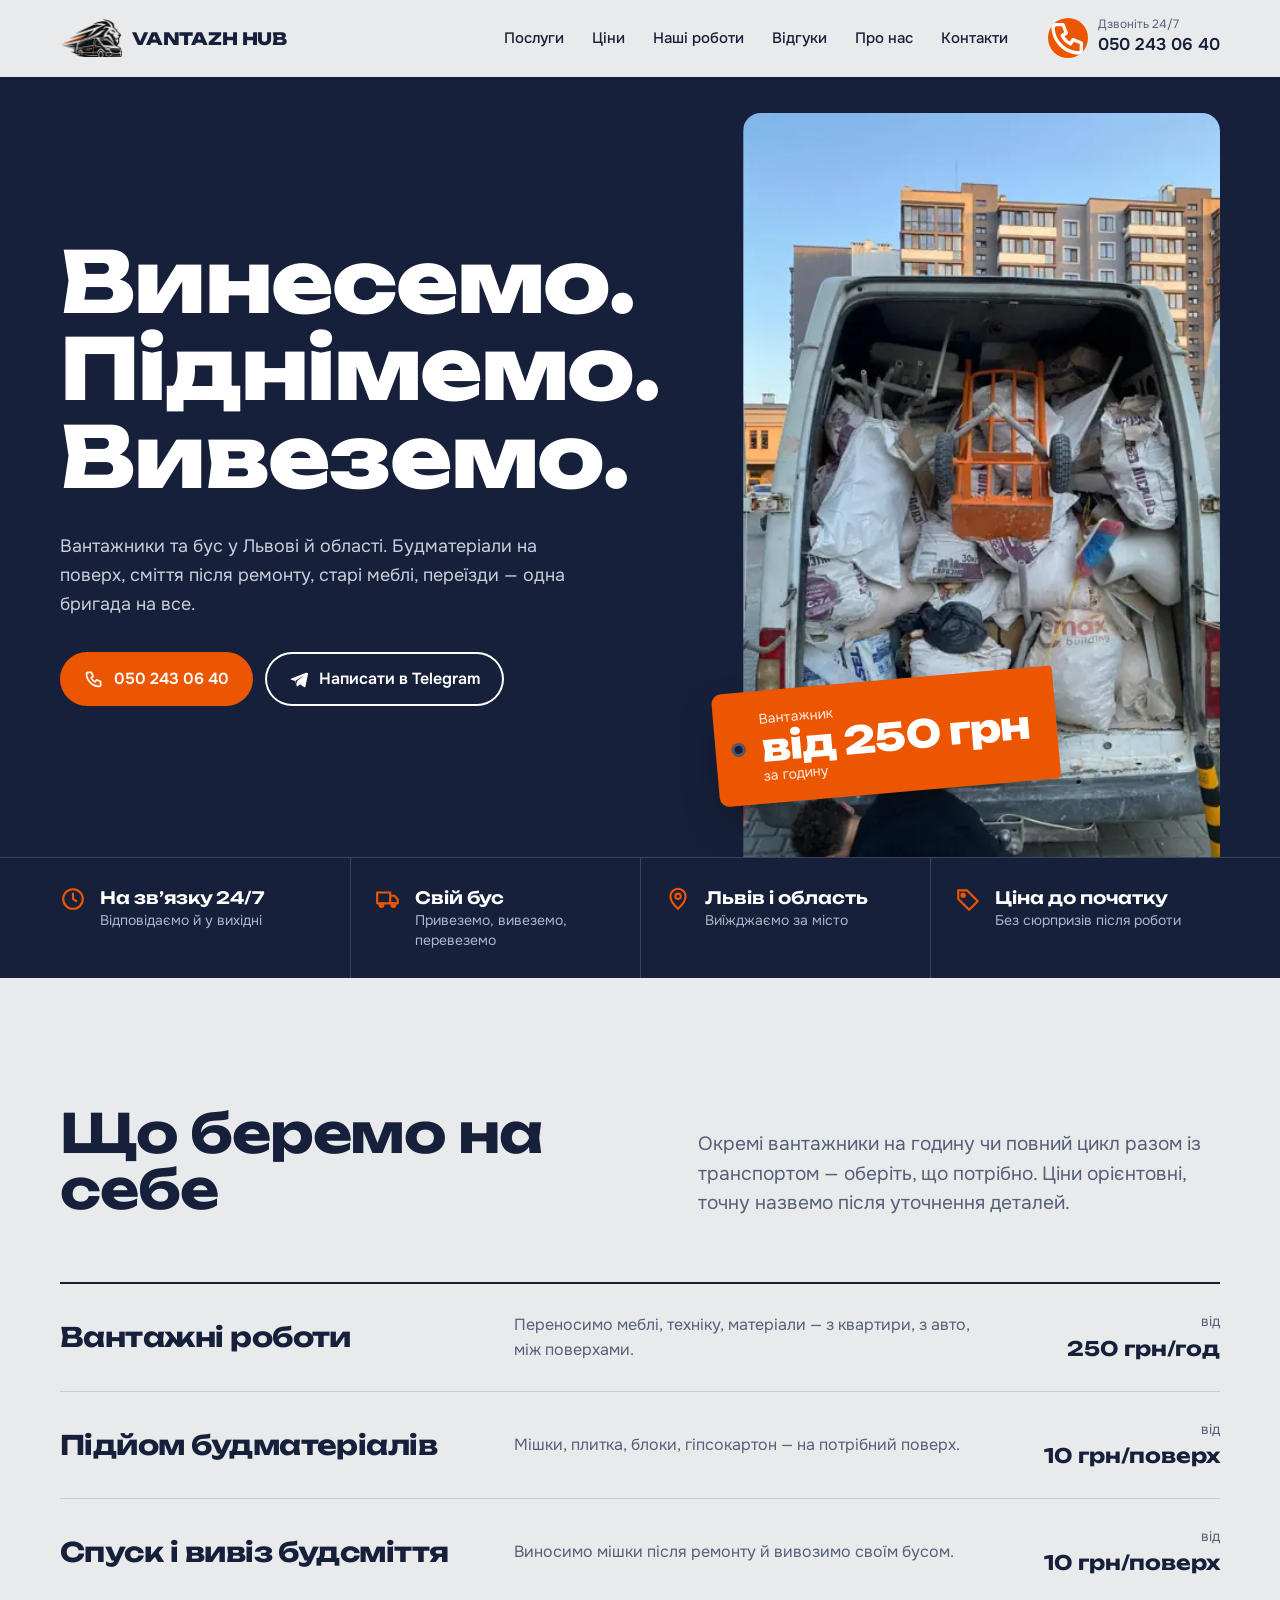
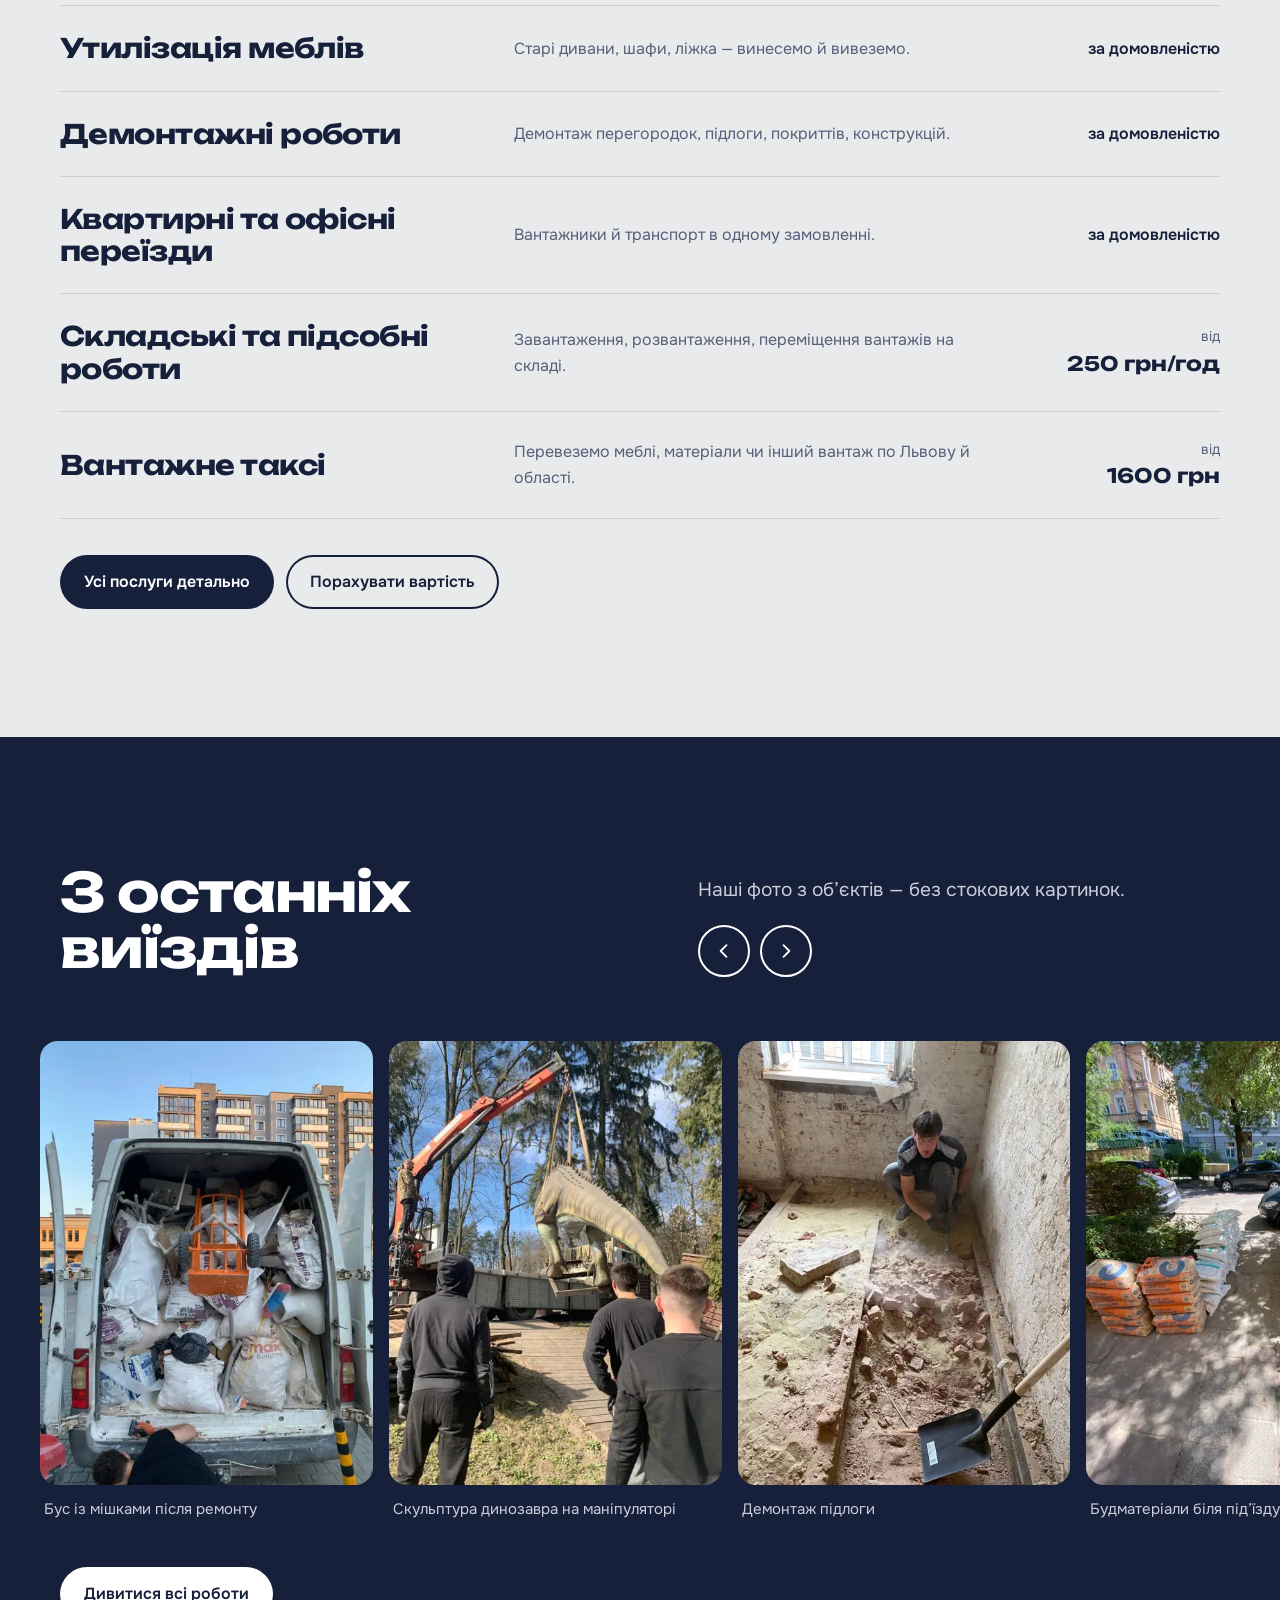
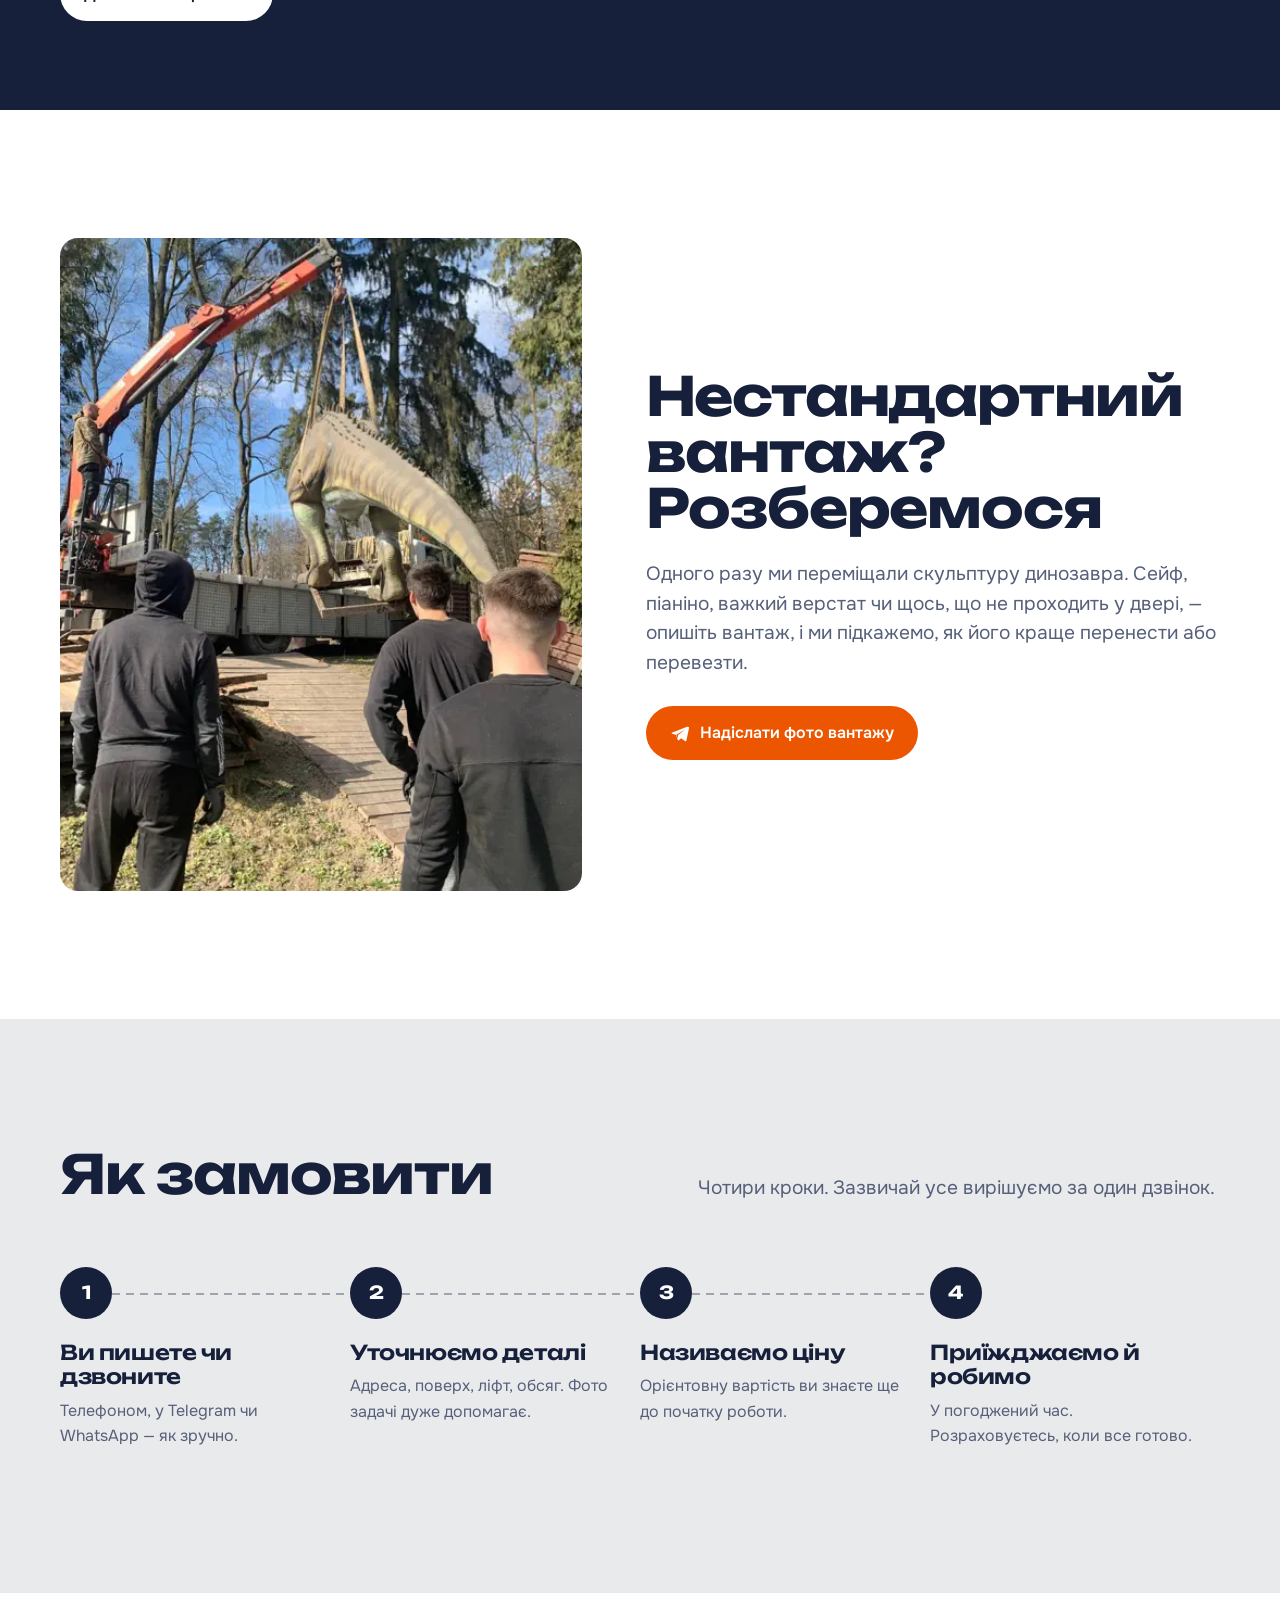
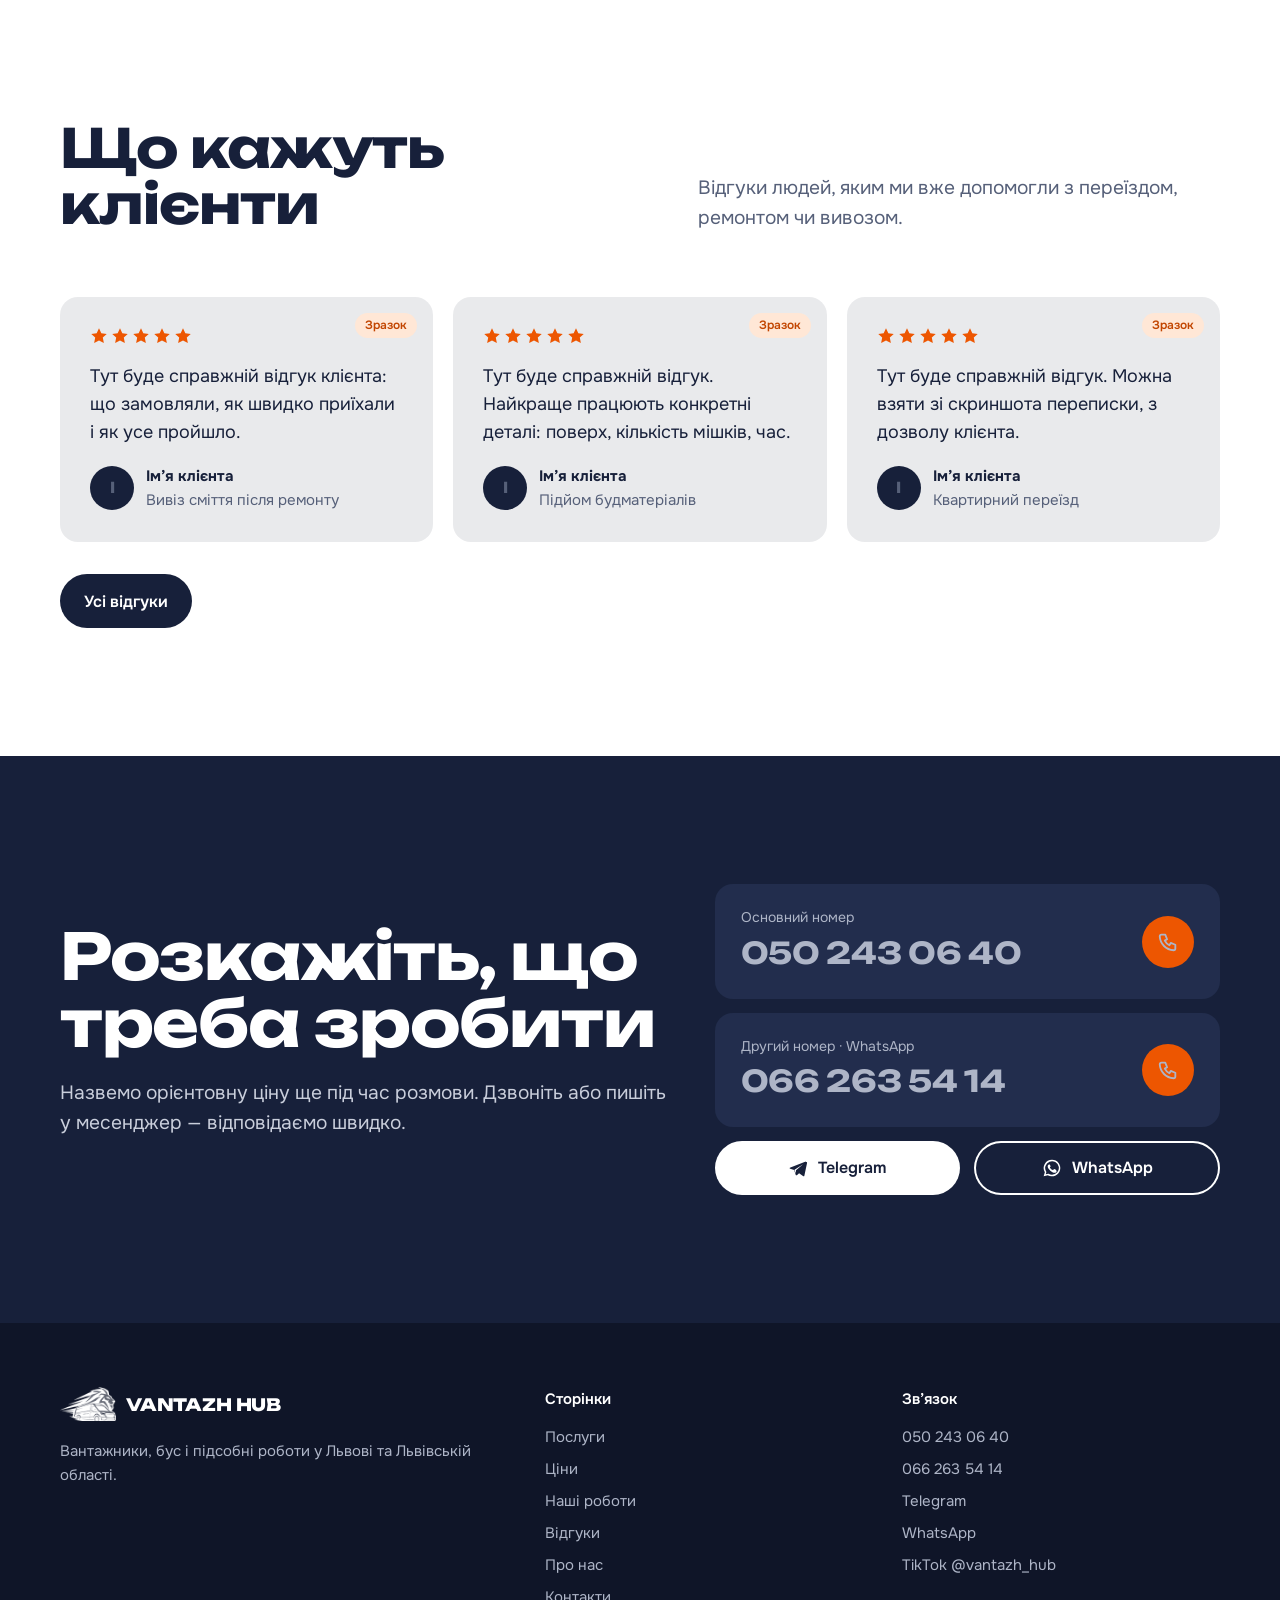
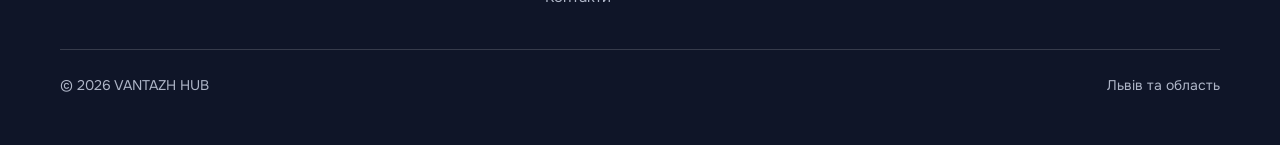
<file: Тест/testvlad-main/index.html>
<!DOCTYPE html>
<html lang="uk">
<head>
<meta charset="UTF-8">
<meta name="viewport" content="width=device-width, initial-scale=1, viewport-fit=cover">
<title>Вантажники у Львові — вивіз сміття, підйом будматеріалів | VANTAZH HUB</title>
<meta name="description" content="Вантажники та бус у Львові й області: підйом будматеріалів, спуск і вивіз будсміття, утилізація меблів, демонтаж, переїзди, вантажне таксі. Від 250 грн/год. 050 243 06 40.">
<link rel="canonical" href="https://vantazhhub.lviv.ua/">
<meta name="theme-color" content="#17203A">
<meta property="og:type" content="website">
<meta property="og:site_name" content="VANTAZH HUB">
<meta property="og:locale" content="uk_UA">
<meta property="og:title" content="Вантажники у Львові — вивіз сміття, підйом будматеріалів | VANTAZH HUB">
<meta property="og:description" content="Вантажники та бус у Львові й області: підйом будматеріалів, спуск і вивіз будсміття, утилізація меблів, демонтаж, переїзди, вантажне таксі. Від 250 грн/год. 050 243 06 40.">
<meta property="og:url" content="https://vantazhhub.lviv.ua/">
<meta property="og:image" content="https://vantazhhub.lviv.ua/img/og.jpg">
<meta name="twitter:card" content="summary_large_image">
<link rel="icon" type="image/png" href="img/favicon.png">
<link rel="apple-touch-icon" href="img/favicon.png">
<link rel="preload" href="assets/fonts/unbounded.woff" as="font" type="font/woff" crossorigin>
<link rel="preload" href="assets/fonts/onest.woff" as="font" type="font/woff" crossorigin>
<link rel="stylesheet" href="assets/style.css?v=3">
<script>try{if(sessionStorage.getItem('vh-shutter')==='1'&&!matchMedia('(prefers-reduced-motion: reduce)').matches)document.documentElement.classList.add('arriving')}catch(e){}</script>
<script async src="https://www.googletagmanager.com/gtag/js?id=G-BR3HJHEDF2"></script>
<script>window.dataLayer=window.dataLayer||[];function gtag(){dataLayer.push(arguments);}gtag('js',new Date());gtag('config','G-BR3HJHEDF2');</script>
<script type="application/ld+json">{"@context": "https://schema.org", "@type": "MovingCompany", "name": "VANTAZH HUB", "url": "https://vantazhhub.lviv.ua/", "image": "https://vantazhhub.lviv.ua/img/og.jpg", "logo": "https://vantazhhub.lviv.ua/img/logo.png", "telephone": ["+380502430640", "+380662635414"], "areaServed": [{"@type": "City", "name": "Львів"}, {"@type": "AdministrativeArea", "name": "Львівська область"}], "address": {"@type": "PostalAddress", "addressLocality": "Львів", "addressCountry": "UA"}, "priceRange": "від 250 грн/год", "sameAs": ["https://www.tiktok.com/@vantazh_hub", "https://t.me/yura03049"], "openingHours": "Mo-Su 00:00-23:59"}</script>
</head>
<body>
<div class="shutter" aria-hidden="true"><img src="img/mark.png" alt=""></div>
<a class="sr" href="#main">Перейти до змісту</a>
<header class="hdr">
  <div class="wrap">
    <a class="brand" href="index.html" aria-label="VANTAZH HUB — на головну"><img src="img/mark.png" alt="" width="62" height="38"><b>VANTAZH<span> </span>HUB</b></a>
    <nav class="nav" aria-label="Основне меню"><a href="posluhy.html">Послуги</a><a href="tsiny.html">Ціни</a><a href="roboty.html">Наші роботи</a><a href="vidguky.html">Відгуки</a><a href="pro-nas.html">Про нас</a><a href="kontakty.html">Контакти</a></nav>
    <a class="hdr-call" href="tel:+380502430640"><span class="ic"><svg viewBox="0 0 24 24" fill="none" stroke="currentColor" stroke-width="2" stroke-linecap="round" stroke-linejoin="round" aria-hidden="true"><path d="M5 4h4l2 5-2.5 1.5a11 11 0 0 0 5 5L15 13l5 2v4a2 2 0 0 1-2 2A16 16 0 0 1 3 6a2 2 0 0 1 2-2"/></svg></span><span><small>Дзвоніть 24/7</small>050 243 06 40</span></a>
    <button class="burger" aria-label="Відкрити меню" aria-expanded="false" aria-controls="mnav"><i></i></button>
  </div>
</header>
<nav class="mnav" id="mnav" aria-label="Мобільне меню">
  <a href="index.html" aria-current=page>Головна</a>
  <a href="posluhy.html">Послуги</a><a href="tsiny.html">Ціни</a><a href="roboty.html">Наші роботи</a><a href="vidguky.html">Відгуки</a><a href="pro-nas.html">Про нас</a><a href="kontakty.html">Контакти</a>
  <div class="mnav-phones"><a href="tel:+380502430640">050 243 06 40</a><a href="tel:+380662635414">066 263 54 14</a></div>
</nav>
<main id="main">
<section class="hero">
  <div class="hero-grid">
    <div class="hero-copy">
      <h1><span class="ln"><span>Винесемо.</span></span><span class="ln"><span>Піднімемо.</span></span><span class="ln"><span>Вивеземо.</span></span></h1>
      <p class="hero-sub">Вантажники та бус у Львові й області. Будматеріали на поверх, сміття після ремонту, старі меблі, переїзди — одна бригада на все.</p>
      <div class="btns">
        <a class="btn btn-o" href="tel:+380502430640"><svg viewBox="0 0 24 24" fill="none" stroke="currentColor" stroke-width="2" stroke-linecap="round" stroke-linejoin="round" aria-hidden="true"><path d="M5 4h4l2 5-2.5 1.5a11 11 0 0 0 5 5L15 13l5 2v4a2 2 0 0 1-2 2A16 16 0 0 1 3 6a2 2 0 0 1 2-2"/></svg> 050 243 06 40</a>
        <a class="btn btn-g" href="https://t.me/yura03049" target="_blank" rel="noopener"><svg viewBox="0 0 24 24" fill="currentColor" aria-hidden="true"><path d="M21.4 4.2 2.9 11.3c-1.3.5-1.2 1.3-.2 1.6l4.7 1.5 1.8 5.6c.2.6.4.8.9.8.4 0 .6-.2.9-.4l2.3-2.2 4.7 3.5c.9.5 1.5.2 1.7-.8l3.1-14.6c.3-1.3-.5-1.9-1.4-1.5ZM9.6 14.6l-.4 4 -1.4-4.6 10.3-6.5-8.5 7.1Z"/></svg> Написати в Telegram</a>
      </div>
    </div>
    <div class="hero-ph">
      <img class="hero-img" src="img/down.webp" srcset="img/down-s.webp 640w, img/down.webp 1280w" sizes="(max-width:860px) 100vw, 40vw" alt="Бус VANTAZH HUB, завантажений мішками з будсміттям" fetchpriority="high">
      <div class="tag" aria-label="Вантажник від 250 гривень за годину"><small>Вантажник</small><strong>від 250 грн</strong><small>за годину</small></div>
    </div>
  </div>
</section>
<section class="facts" aria-label="Коротко про нас">
  <ul>
    <li><svg viewBox="0 0 24 24" fill="none" stroke="currentColor" stroke-width="2" stroke-linecap="round" aria-hidden="true"><circle cx="12" cy="12" r="9"/><path d="M12 7v5l3 2"/></svg><div><b>На зв’язку 24/7</b><span>Відповідаємо й у вихідні</span></div></li>
    <li><svg viewBox="0 0 24 24" fill="none" stroke="currentColor" stroke-width="2" stroke-linejoin="round" aria-hidden="true"><path d="M2 6h12v10H2zM14 9h4l3 3.5V16h-7z"/><circle cx="6" cy="17.5" r="1.8" fill="currentColor"/><circle cx="17" cy="17.5" r="1.8" fill="currentColor"/></svg><div><b>Свій бус</b><span>Привеземо, вивеземо, перевеземо</span></div></li>
    <li><svg viewBox="0 0 24 24" fill="none" stroke="currentColor" stroke-width="2" aria-hidden="true"><path d="M12 21s7-6.2 7-11.5A7 7 0 0 0 5 9.5C5 14.8 12 21 12 21Z"/><circle cx="12" cy="9.5" r="2.5"/></svg><div><b>Львів і область</b><span>Виїжджаємо за місто</span></div></li>
    <li><svg viewBox="0 0 24 24" fill="none" stroke="currentColor" stroke-width="2" stroke-linejoin="round" aria-hidden="true"><path d="M3 12V4h8l10 10-8 8z"/><circle cx="7.5" cy="8.5" r="1.5" fill="currentColor"/></svg><div><b>Ціна до початку</b><span>Без сюрпризів після роботи</span></div></li>
  </ul>
</section>
<section class="sec">
  <div class="wrap">
    <div class="sec-head"><h2>Що беремо на себе</h2><p class="lead">Окремі вантажники на годину чи повний цикл разом із транспортом — оберіть, що потрібно. Ціни орієнтовні, точну назвемо після уточнення деталей.</p></div>
    <ul class="svc"><li><a href="posluhy.html#vantazhni" data-img="img/second2-s.webp"><h3>Вантажні роботи</h3><p>Переносимо меблі, техніку, матеріали — з квартири, з авто, між поверхами.</p><span class="from">від<b>250 грн/год</b></span></a></li><li><a href="posluhy.html#pidyom" data-img="img/first1-s.webp"><h3>Підйом будматеріалів</h3><p>Мішки, плитка, блоки, гіпсокартон — на потрібний поверх.</p><span class="from">від<b>10 грн/поверх</b></span></a></li><li><a href="posluhy.html#smittya" data-img="img/down-s.webp"><h3>Спуск і вивіз будсміття</h3><p>Виносимо мішки після ремонту й вивозимо своїм бусом.</p><span class="from">від<b>10 грн/поверх</b></span></a></li><li><a href="posluhy.html#mebli" data-img="img/second4-s.webp"><h3>Утилізація меблів</h3><p>Старі дивани, шафи, ліжка — винесемо й вивеземо.</p><span class="from"><b class="q">за домовленістю</b></span></a></li><li><a href="posluhy.html#demontazh" data-img="img/third2-s.webp"><h3>Демонтажні роботи</h3><p>Демонтаж перегородок, підлоги, покриттів, конструкцій.</p><span class="from"><b class="q">за домовленістю</b></span></a></li><li><a href="posluhy.html#pereizd" data-img="img/office-s.webp"><h3>Квартирні та офісні переїзди</h3><p>Вантажники й транспорт в одному замовленні.</p><span class="from"><b class="q">за домовленістю</b></span></a></li><li><a href="posluhy.html#sklad" data-img="img/second1-s.webp"><h3>Складські та підсобні роботи</h3><p>Завантаження, розвантаження, переміщення вантажів на складі.</p><span class="from">від<b>250 грн/год</b></span></a></li><li><a href="posluhy.html#taksi" data-img="img/gallery3-s.webp"><h3>Вантажне таксі</h3><p>Перевеземо меблі, матеріали чи інший вантаж по Львову й області.</p><span class="from">від<b>1600 грн</b></span></a></li></ul>
    <div class="btns" style="margin-top:36px"><a class="btn btn-n" href="posluhy.html">Усі послуги детально</a><a class="btn btn-g" href="tsiny.html">Порахувати вартість</a></div>
  </div>
</section>
<section class="sec inv" style="padding-bottom:clamp(56px,7vw,96px)">
  <div class="wrap"><div class="sec-head"><div><h2>З останніх виїздів</h2></div><div style="display:flex;justify-content:space-between;align-items:end;gap:20px;flex-wrap:wrap"><p class="lead">Наші фото з об’єктів — без стокових картинок.</p><div class="strip-nav" data-strip="strip1"><button class="rbtn" data-dir="prev" aria-label="Попередні фото"><svg viewBox="0 0 24 24" fill="none" stroke="currentColor" stroke-width="2.2" stroke-linecap="round" stroke-linejoin="round" aria-hidden="true"><path d="M15 5l-7 7 7 7"/></svg></button><button class="rbtn" data-dir="next" aria-label="Наступні фото"><svg viewBox="0 0 24 24" fill="none" stroke="currentColor" stroke-width="2.2" stroke-linecap="round" stroke-linejoin="round" aria-hidden="true"><path d="M9 5l7 7-7 7"/></svg></button></div></div></div></div>
  <div class="strip" id="strip1" style="max-width:calc(var(--wrap) + 2*var(--gut));margin:0 auto"><figure><div class="ph"><img src="img/down.webp" srcset="img/down-s.webp 640w, img/down.webp 1280w" sizes="340px" alt="Бус із мішками після ремонту" loading=lazy decoding=async></div><figcaption>Бус із мішками після ремонту</figcaption></figure><figure><div class="ph"><img src="img/dinosaur.webp" srcset="img/dinosaur-s.webp 640w, img/dinosaur.webp 1280w" sizes="340px" alt="Скульптура динозавра на маніпуляторі" loading=lazy decoding=async></div><figcaption>Скульптура динозавра на маніпуляторі</figcaption></figure><figure><div class="ph"><img src="img/third2.webp" srcset="img/third2-s.webp 640w, img/third2.webp 1280w" sizes="340px" alt="Демонтаж підлоги" loading=lazy decoding=async></div><figcaption>Демонтаж підлоги</figcaption></figure><figure><div class="ph"><img src="img/first1.webp" srcset="img/first1-s.webp 640w, img/first1.webp 1280w" sizes="340px" alt="Будматеріали біля під’їзду" loading=lazy decoding=async></div><figcaption>Будматеріали біля під’їзду</figcaption></figure><figure><div class="ph"><img src="img/office.webp" srcset="img/office-s.webp 640w, img/office.webp 1280w" sizes="340px" alt="Меблі закріплені в бусі" loading=lazy decoding=async></div><figcaption>Меблі закріплені в бусі</figcaption></figure><figure><div class="ph"><img src="img/gallery8.webp" srcset="img/gallery8-s.webp 640w, img/gallery8.webp 1280w" sizes="340px" alt="Газоблок у дворі" loading=lazy decoding=async></div><figcaption>Газоблок у дворі</figcaption></figure><figure><div class="ph"><img src="img/gallery2.webp" srcset="img/gallery2-s.webp 640w, img/gallery2.webp 1280w" sizes="340px" alt="Уламки плитки в кузові" loading=lazy decoding=async></div><figcaption>Уламки плитки в кузові</figcaption></figure><figure><div class="ph"><img src="img/slider2.webp" srcset="img/slider2-s.webp 640w, img/slider2.webp 1280w" sizes="340px" alt="Розвантаження мішків" loading=lazy decoding=async></div><figcaption>Розвантаження мішків</figcaption></figure></div>
  <div class="wrap" style="margin-top:28px"><a class="btn btn-w" href="roboty.html">Дивитися всі роботи</a></div>
</section>
<section class="sec white">
  <div class="wrap story">
    <img src="img/dinosaur.webp" srcset="img/dinosaur-s.webp 640w, img/dinosaur.webp 1280w" sizes="(max-width:760px) 100vw, 40vw" alt="Бригада VANTAZH HUB переміщує скульптуру динозавра за допомогою маніпулятора" loading=lazy decoding=async>
    <div>
      <h2>Нестандартний вантаж? Розберемося</h2>
      <p class="lead" style="margin-top:22px">Одного разу ми переміщали скульптуру динозавра. Сейф, піаніно, важкий верстат чи щось, що не проходить у двері, — опишіть вантаж, і ми підкажемо, як його краще перенести або перевезти.</p>
      <div class="btns" style="margin-top:28px"><a class="btn btn-o" href="https://t.me/yura03049" target="_blank" rel="noopener"><svg viewBox="0 0 24 24" fill="currentColor" aria-hidden="true"><path d="M21.4 4.2 2.9 11.3c-1.3.5-1.2 1.3-.2 1.6l4.7 1.5 1.8 5.6c.2.6.4.8.9.8.4 0 .6-.2.9-.4l2.3-2.2 4.7 3.5c.9.5 1.5.2 1.7-.8l3.1-14.6c.3-1.3-.5-1.9-1.4-1.5ZM9.6 14.6l-.4 4 -1.4-4.6 10.3-6.5-8.5 7.1Z"/></svg> Надіслати фото вантажу</a></div>
    </div>
  </div>
</section>
<section class="sec">
  <div class="wrap">
    <div class="sec-head"><h2>Як замовити</h2><p class="lead">Чотири кроки. Зазвичай усе вирішуємо за один дзвінок.</p></div>
    <ol class="steps">
  <li><h3>Ви пишете чи дзвоните</h3><p>Телефоном, у Telegram чи WhatsApp — як зручно.</p></li>
  <li><h3>Уточнюємо деталі</h3><p>Адреса, поверх, ліфт, обсяг. Фото задачі дуже допомагає.</p></li>
  <li><h3>Називаємо ціну</h3><p>Орієнтовну вартість ви знаєте ще до початку роботи.</p></li>
  <li><h3>Приїжджаємо й робимо</h3><p>У погоджений час. Розраховуєтесь, коли все готово.</p></li>
</ol>
  </div>
</section>
<section class="sec white">
  <div class="wrap">
    <div class="sec-head"><h2>Що кажуть клієнти</h2><p class="lead">Відгуки людей, яким ми вже допомогли з переїздом, ремонтом чи вивозом.</p></div>
    <div class="revs" data-reviews="3"></div>
    <div class="btns" style="margin-top:32px"><a class="btn btn-n" href="vidguky.html">Усі відгуки</a></div>
  </div>
</section>
<section class="sec inv cta">
  <div class="wrap">
    <div><h2>Розкажіть, що треба зробити</h2><p class="lead" style="margin-top:22px">Назвемо орієнтовну ціну ще під час розмови. Дзвоніть або пишіть у месенджер — відповідаємо швидко.</p></div>
    <div class="phones">
      <a class="phone-big" href="tel:+380502430640"><span><span>Основний номер</span><b>050 243 06 40</b></span><span class="ic"><svg viewBox="0 0 24 24" fill="none" stroke="currentColor" stroke-width="2" stroke-linecap="round" stroke-linejoin="round" aria-hidden="true"><path d="M5 4h4l2 5-2.5 1.5a11 11 0 0 0 5 5L15 13l5 2v4a2 2 0 0 1-2 2A16 16 0 0 1 3 6a2 2 0 0 1 2-2"/></svg></span></a>
      <a class="phone-big" href="tel:+380662635414"><span><span>Другий номер · WhatsApp</span><b>066 263 54 14</b></span><span class="ic"><svg viewBox="0 0 24 24" fill="none" stroke="currentColor" stroke-width="2" stroke-linecap="round" stroke-linejoin="round" aria-hidden="true"><path d="M5 4h4l2 5-2.5 1.5a11 11 0 0 0 5 5L15 13l5 2v4a2 2 0 0 1-2 2A16 16 0 0 1 3 6a2 2 0 0 1 2-2"/></svg></span></a>
      <div class="msgs"><a class="btn btn-w" href="https://t.me/yura03049" target="_blank" rel="noopener"><svg viewBox="0 0 24 24" fill="currentColor" aria-hidden="true"><path d="M21.4 4.2 2.9 11.3c-1.3.5-1.2 1.3-.2 1.6l4.7 1.5 1.8 5.6c.2.6.4.8.9.8.4 0 .6-.2.9-.4l2.3-2.2 4.7 3.5c.9.5 1.5.2 1.7-.8l3.1-14.6c.3-1.3-.5-1.9-1.4-1.5ZM9.6 14.6l-.4 4 -1.4-4.6 10.3-6.5-8.5 7.1Z"/></svg> Telegram</a><a class="btn btn-g" href="https://wa.me/380662635414" target="_blank" rel="noopener"><svg viewBox="0 0 24 24" fill="currentColor" aria-hidden="true"><path d="M12 2a10 10 0 0 0-8.6 15.1L2 22l5-1.3A10 10 0 1 0 12 2Zm0 18.2a8.2 8.2 0 0 1-4.2-1.2l-.3-.2-3 .8.8-2.9-.2-.3A8.2 8.2 0 1 1 12 20.2Zm4.5-6.1c-.2-.1-1.5-.7-1.7-.8-.2-.1-.4-.1-.6.1l-.8 1c-.1.2-.3.2-.5.1a6.7 6.7 0 0 1-3.3-2.9c-.3-.4.3-.4.7-1.3.1-.2 0-.3 0-.4l-.8-1.8c-.2-.5-.4-.4-.6-.4h-.5a1 1 0 0 0-.7.3 3 3 0 0 0-.9 2.2 5.2 5.2 0 0 0 1.1 2.8 11.9 11.9 0 0 0 4.6 4c1.7.7 2.3.8 3.2.6.5-.1 1.5-.6 1.7-1.2.2-.6.2-1.1.1-1.2l-.4-.2Z"/></svg> WhatsApp</a></div>
    </div>
  </div>
</section>
</main>
<footer class="ftr">
  <div class="wrap">
    <div>
      <a class="brand" href="index.html"><img src="img/mark.png" alt="" width="56" height="34"><b>VANTAZH HUB</b></a>
      <p style="margin-top:18px">Вантажники, бус і підсобні роботи у Львові та Львівській області.</p>
    </div>
    <div><h4>Сторінки</h4><ul><li><a href="posluhy.html">Послуги</a></li><li><a href="tsiny.html">Ціни</a></li><li><a href="roboty.html">Наші роботи</a></li><li><a href="vidguky.html">Відгуки</a></li><li><a href="pro-nas.html">Про нас</a></li><li><a href="kontakty.html">Контакти</a></li></ul></div>
    <div><h4>Зв’язок</h4><ul>
      <li><a href="tel:+380502430640">050 243 06 40</a></li><li><a href="tel:+380662635414">066 263 54 14</a></li>
      <li><a href="https://t.me/yura03049" target="_blank" rel="noopener">Telegram</a></li><li><a href="https://wa.me/380662635414" target="_blank" rel="noopener">WhatsApp</a></li>
      <li><a href="https://www.tiktok.com/@vantazh_hub" target="_blank" rel="noopener">TikTok @vantazh_hub</a></li></ul></div>
    <div class="copy"><span>© <span data-year>2026</span> VANTAZH HUB</span><span>Львів та область</span></div>
  </div>
</footer>
<div class="mbar" aria-label="Швидкий зв’язок">
  <a href="tel:+380502430640"><svg viewBox="0 0 24 24" fill="none" stroke="currentColor" stroke-width="2" stroke-linecap="round" stroke-linejoin="round" aria-hidden="true"><path d="M5 4h4l2 5-2.5 1.5a11 11 0 0 0 5 5L15 13l5 2v4a2 2 0 0 1-2 2A16 16 0 0 1 3 6a2 2 0 0 1 2-2"/></svg> Подзвонити</a>
  <a href="https://t.me/yura03049" target="_blank" rel="noopener" aria-label="Telegram"><svg viewBox="0 0 24 24" fill="currentColor" aria-hidden="true"><path d="M21.4 4.2 2.9 11.3c-1.3.5-1.2 1.3-.2 1.6l4.7 1.5 1.8 5.6c.2.6.4.8.9.8.4 0 .6-.2.9-.4l2.3-2.2 4.7 3.5c.9.5 1.5.2 1.7-.8l3.1-14.6c.3-1.3-.5-1.9-1.4-1.5ZM9.6 14.6l-.4 4 -1.4-4.6 10.3-6.5-8.5 7.1Z"/></svg> Telegram</a>
  <a href="https://wa.me/380662635414" target="_blank" rel="noopener" aria-label="WhatsApp"><svg viewBox="0 0 24 24" fill="currentColor" aria-hidden="true"><path d="M12 2a10 10 0 0 0-8.6 15.1L2 22l5-1.3A10 10 0 1 0 12 2Zm0 18.2a8.2 8.2 0 0 1-4.2-1.2l-.3-.2-3 .8.8-2.9-.2-.3A8.2 8.2 0 1 1 12 20.2Zm4.5-6.1c-.2-.1-1.5-.7-1.7-.8-.2-.1-.4-.1-.6.1l-.8 1c-.1.2-.3.2-.5.1a6.7 6.7 0 0 1-3.3-2.9c-.3-.4.3-.4.7-1.3.1-.2 0-.3 0-.4l-.8-1.8c-.2-.5-.4-.4-.6-.4h-.5a1 1 0 0 0-.7.3 3 3 0 0 0-.9 2.2 5.2 5.2 0 0 0 1.1 2.8 11.9 11.9 0 0 0 4.6 4c1.7.7 2.3.8 3.2.6.5-.1 1.5-.6 1.7-1.2.2-.6.2-1.1.1-1.2l-.4-.2Z"/></svg> WhatsApp</a>
</div>
<div class="peek" aria-hidden="true"><img alt=""></div>
<script src="assets/reviews.js?v=3"></script>
<script src="assets/main.js?v=3"></script>
</body>
</html>
</file>
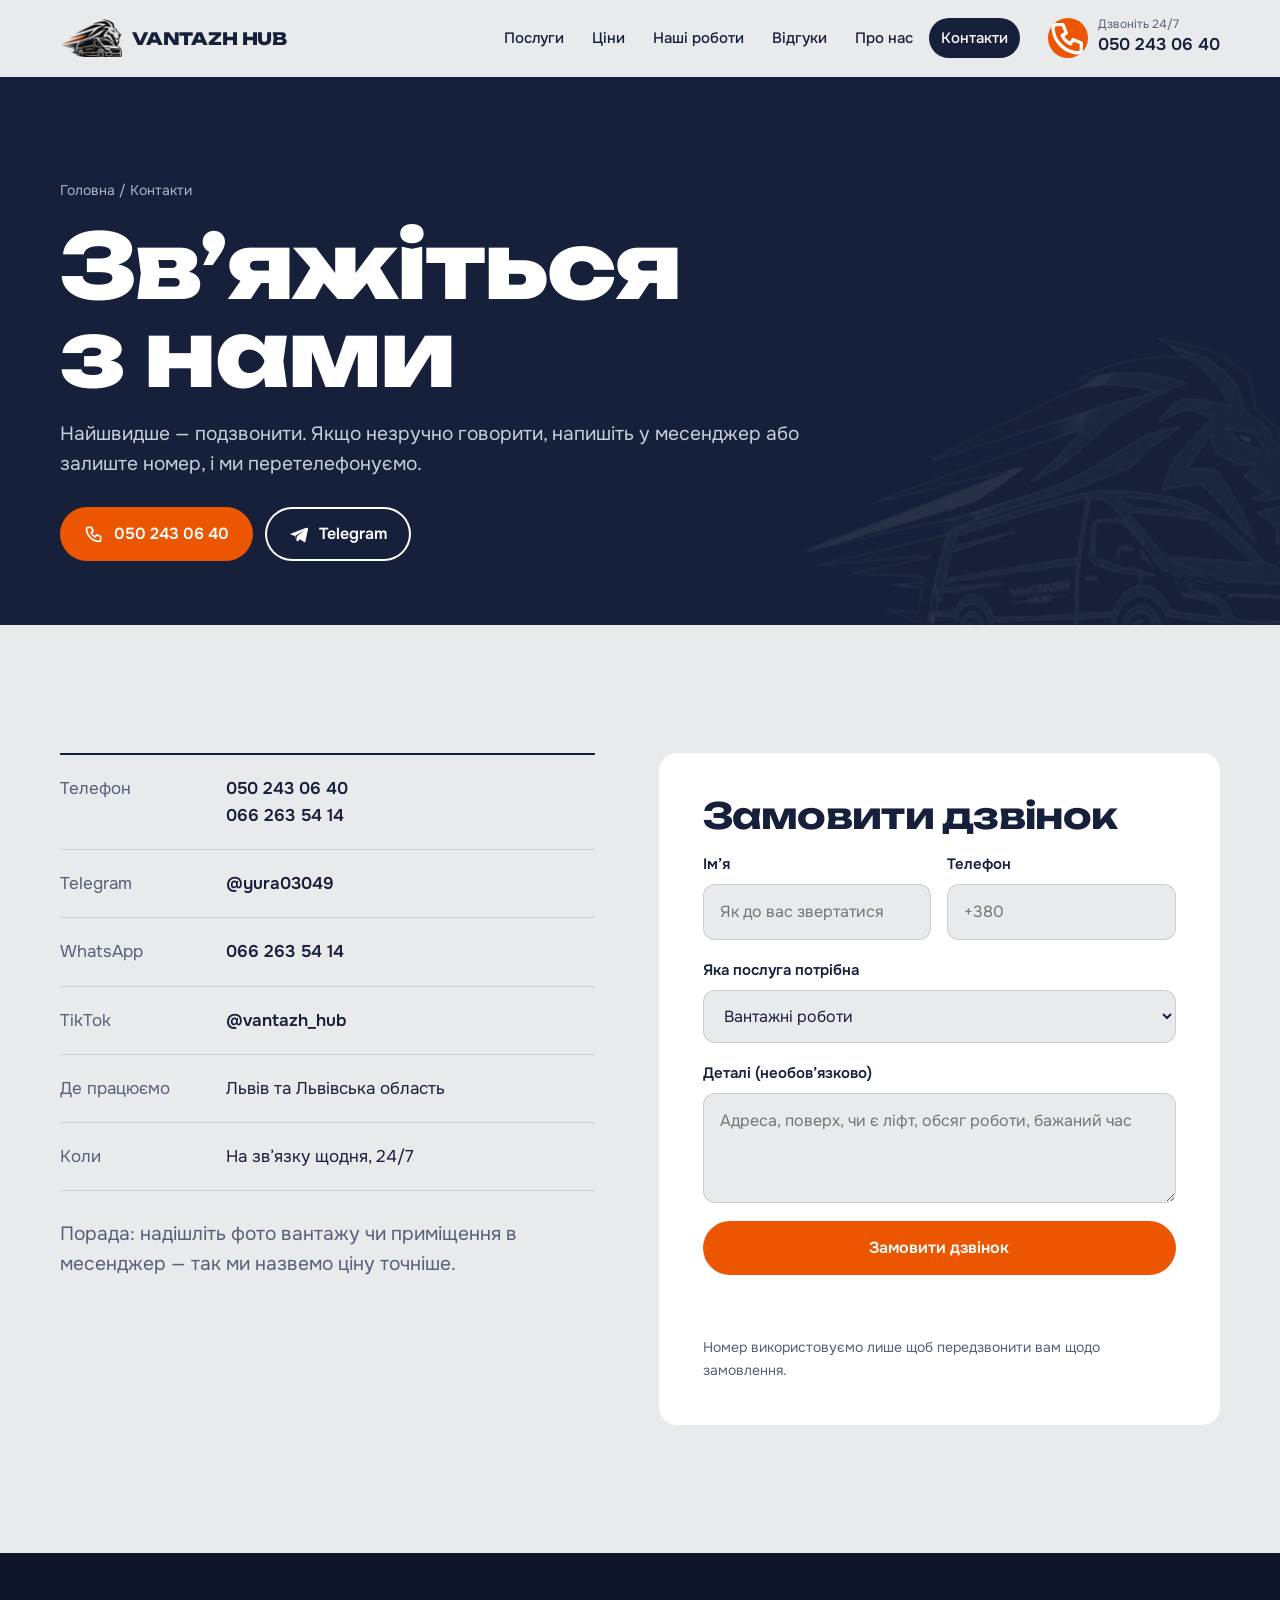
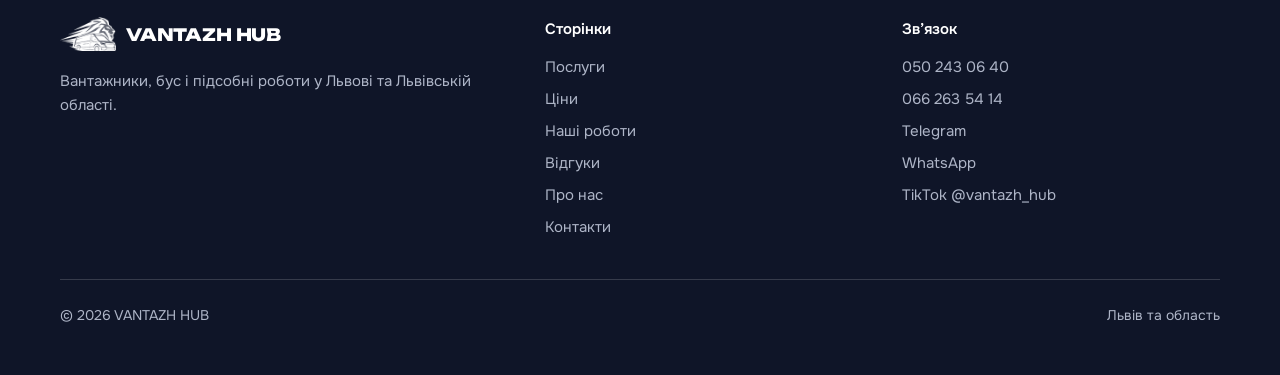
<file: Тест/testvlad-main/kontakty.html>
<!DOCTYPE html>
<html lang="uk">
<head>
<meta charset="UTF-8">
<meta name="viewport" content="width=device-width, initial-scale=1, viewport-fit=cover">
<title>Контакти — VANTAZH HUB, вантажники у Львові</title>
<meta name="description" content="Замовити вантажників у Львові: 050 243 06 40, 066 263 54 14, Telegram, WhatsApp. Працюємо у Львові та Львівській області.">
<link rel="canonical" href="https://vantazhhub.lviv.ua/kontakty.html">
<meta name="theme-color" content="#17203A">
<meta property="og:type" content="website">
<meta property="og:site_name" content="VANTAZH HUB">
<meta property="og:locale" content="uk_UA">
<meta property="og:title" content="Контакти — VANTAZH HUB, вантажники у Львові">
<meta property="og:description" content="Замовити вантажників у Львові: 050 243 06 40, 066 263 54 14, Telegram, WhatsApp. Працюємо у Львові та Львівській області.">
<meta property="og:url" content="https://vantazhhub.lviv.ua/kontakty.html">
<meta property="og:image" content="https://vantazhhub.lviv.ua/img/og.jpg">
<meta name="twitter:card" content="summary_large_image">
<link rel="icon" type="image/png" href="img/favicon.png">
<link rel="apple-touch-icon" href="img/favicon.png">
<link rel="preload" href="assets/fonts/unbounded.woff" as="font" type="font/woff" crossorigin>
<link rel="preload" href="assets/fonts/onest.woff" as="font" type="font/woff" crossorigin>
<link rel="stylesheet" href="assets/style.css?v=3">
<script>try{if(sessionStorage.getItem('vh-shutter')==='1'&&!matchMedia('(prefers-reduced-motion: reduce)').matches)document.documentElement.classList.add('arriving')}catch(e){}</script>
<script async src="https://www.googletagmanager.com/gtag/js?id=G-BR3HJHEDF2"></script>
<script>window.dataLayer=window.dataLayer||[];function gtag(){dataLayer.push(arguments);}gtag('js',new Date());gtag('config','G-BR3HJHEDF2');</script>
<script type="application/ld+json">{"@context": "https://schema.org", "@type": "MovingCompany", "name": "VANTAZH HUB", "url": "https://vantazhhub.lviv.ua/", "image": "https://vantazhhub.lviv.ua/img/og.jpg", "logo": "https://vantazhhub.lviv.ua/img/logo.png", "telephone": ["+380502430640", "+380662635414"], "areaServed": [{"@type": "City", "name": "Львів"}, {"@type": "AdministrativeArea", "name": "Львівська область"}], "address": {"@type": "PostalAddress", "addressLocality": "Львів", "addressCountry": "UA"}, "priceRange": "від 250 грн/год", "sameAs": ["https://www.tiktok.com/@vantazh_hub", "https://t.me/yura03049"], "openingHours": "Mo-Su 00:00-23:59"}</script>
</head>
<body>
<div class="shutter" aria-hidden="true"><img src="img/mark.png" alt=""></div>
<a class="sr" href="#main">Перейти до змісту</a>
<header class="hdr">
  <div class="wrap">
    <a class="brand" href="index.html" aria-label="VANTAZH HUB — на головну"><img src="img/mark.png" alt="" width="62" height="38"><b>VANTAZH<span> </span>HUB</b></a>
    <nav class="nav" aria-label="Основне меню"><a href="posluhy.html">Послуги</a><a href="tsiny.html">Ціни</a><a href="roboty.html">Наші роботи</a><a href="vidguky.html">Відгуки</a><a href="pro-nas.html">Про нас</a><a href="kontakty.html" aria-current=page>Контакти</a></nav>
    <a class="hdr-call" href="tel:+380502430640"><span class="ic"><svg viewBox="0 0 24 24" fill="none" stroke="currentColor" stroke-width="2" stroke-linecap="round" stroke-linejoin="round" aria-hidden="true"><path d="M5 4h4l2 5-2.5 1.5a11 11 0 0 0 5 5L15 13l5 2v4a2 2 0 0 1-2 2A16 16 0 0 1 3 6a2 2 0 0 1 2-2"/></svg></span><span><small>Дзвоніть 24/7</small>050 243 06 40</span></a>
    <button class="burger" aria-label="Відкрити меню" aria-expanded="false" aria-controls="mnav"><i></i></button>
  </div>
</header>
<nav class="mnav" id="mnav" aria-label="Мобільне меню">
  <a href="index.html">Головна</a>
  <a href="posluhy.html">Послуги</a><a href="tsiny.html">Ціни</a><a href="roboty.html">Наші роботи</a><a href="vidguky.html">Відгуки</a><a href="pro-nas.html">Про нас</a><a href="kontakty.html" aria-current=page>Контакти</a>
  <div class="mnav-phones"><a href="tel:+380502430640">050 243 06 40</a><a href="tel:+380662635414">066 263 54 14</a></div>
</nav>
<main id="main">
<section class="phead">
  <img class="phead-mark" src="img/mark.png" alt="" aria-hidden="true">
  <div class="wrap">
    <p class="crumbs"><a href="index.html">Головна</a> / Контакти</p>
    <h1><span class="ln"><span>Зв’яжіться</span></span><span class="ln"><span>з нами</span></span></h1>
    <p class="lead">Найшвидше — подзвонити. Якщо незручно говорити, напишіть у месенджер або залиште номер, і ми перетелефонуємо.</p>
    <div class="btns" style="margin-top:28px"><a class="btn btn-o" href="tel:+380502430640"><svg viewBox="0 0 24 24" fill="none" stroke="currentColor" stroke-width="2" stroke-linecap="round" stroke-linejoin="round" aria-hidden="true"><path d="M5 4h4l2 5-2.5 1.5a11 11 0 0 0 5 5L15 13l5 2v4a2 2 0 0 1-2 2A16 16 0 0 1 3 6a2 2 0 0 1 2-2"/></svg> 050 243 06 40</a><a class="btn btn-g" href="https://t.me/yura03049" target="_blank" rel="noopener"><svg viewBox="0 0 24 24" fill="currentColor" aria-hidden="true"><path d="M21.4 4.2 2.9 11.3c-1.3.5-1.2 1.3-.2 1.6l4.7 1.5 1.8 5.6c.2.6.4.8.9.8.4 0 .6-.2.9-.4l2.3-2.2 4.7 3.5c.9.5 1.5.2 1.7-.8l3.1-14.6c.3-1.3-.5-1.9-1.4-1.5ZM9.6 14.6l-.4 4 -1.4-4.6 10.3-6.5-8.5 7.1Z"/></svg> Telegram</a></div>
  </div>
</section>
<section class="sec">
  <div class="wrap contact-grid">
    <div>
      <ul class="clist">
        <li><span>Телефон</span><div><a href="tel:+380502430640">050 243 06 40</a><br><a href="tel:+380662635414">066 263 54 14</a></div></li>
        <li><span>Telegram</span><a href="https://t.me/yura03049" target="_blank" rel="noopener">@yura03049</a></li>
        <li><span>WhatsApp</span><a href="https://wa.me/380662635414" target="_blank" rel="noopener">066 263 54 14</a></li>
        <li><span>TikTok</span><a href="https://www.tiktok.com/@vantazh_hub" target="_blank" rel="noopener">@vantazh_hub</a></li>
        <li><span>Де працюємо</span><div>Львів та Львівська область</div></li>
        <li><span>Коли</span><div>На зв’язку щодня, 24/7</div></li>
      </ul>
      <p class="lead" style="margin-top:28px">Порада: надішліть фото вантажу чи приміщення в месенджер — так ми назвемо ціну точніше.</p>
    </div>
    <form class="form" id="form" style="scroll-margin-top:96px" data-send="Заявка на дзвінок з сайту" data-ok="Дякуємо! Заявку отримали — перетелефонуємо найближчим часом." novalidate>
      <h2>Замовити дзвінок</h2>
      <div class="row2">
        <label>Ім’я<input name="Ім’я" data-label="Ім’я" required autocomplete="given-name" placeholder="Як до вас звертатися"></label>
        <label>Телефон<input name="Телефон" data-label="Телефон" type="tel" required autocomplete="tel" placeholder="+380"></label>
      </div>
      <label>Яка послуга потрібна<select id="fService" name="Послуга"><option>Вантажні роботи</option><option>Підйом будматеріалів</option><option>Спуск і вивіз будсміття</option><option>Утилізація меблів</option><option>Демонтажні роботи</option><option>Квартирні та офісні переїзди</option><option>Складські та підсобні роботи</option><option>Вантажне таксі</option></select></label>
      <label>Деталі (необов’язково)<textarea name="Деталі" placeholder="Адреса, поверх, чи є ліфт, обсяг роботи, бажаний час"></textarea></label>
      <button class="btn btn-o" type="submit">Замовити дзвінок</button>
      <p class="form-msg" role="status"></p>
      <p class="hint">Номер використовуємо лише щоб передзвонити вам щодо замовлення.</p>
    </form>
  </div>
</section>
</main>
<footer class="ftr">
  <div class="wrap">
    <div>
      <a class="brand" href="index.html"><img src="img/mark.png" alt="" width="56" height="34"><b>VANTAZH HUB</b></a>
      <p style="margin-top:18px">Вантажники, бус і підсобні роботи у Львові та Львівській області.</p>
    </div>
    <div><h4>Сторінки</h4><ul><li><a href="posluhy.html">Послуги</a></li><li><a href="tsiny.html">Ціни</a></li><li><a href="roboty.html">Наші роботи</a></li><li><a href="vidguky.html">Відгуки</a></li><li><a href="pro-nas.html">Про нас</a></li><li><a href="kontakty.html">Контакти</a></li></ul></div>
    <div><h4>Зв’язок</h4><ul>
      <li><a href="tel:+380502430640">050 243 06 40</a></li><li><a href="tel:+380662635414">066 263 54 14</a></li>
      <li><a href="https://t.me/yura03049" target="_blank" rel="noopener">Telegram</a></li><li><a href="https://wa.me/380662635414" target="_blank" rel="noopener">WhatsApp</a></li>
      <li><a href="https://www.tiktok.com/@vantazh_hub" target="_blank" rel="noopener">TikTok @vantazh_hub</a></li></ul></div>
    <div class="copy"><span>© <span data-year>2026</span> VANTAZH HUB</span><span>Львів та область</span></div>
  </div>
</footer>
<div class="mbar" aria-label="Швидкий зв’язок">
  <a href="tel:+380502430640"><svg viewBox="0 0 24 24" fill="none" stroke="currentColor" stroke-width="2" stroke-linecap="round" stroke-linejoin="round" aria-hidden="true"><path d="M5 4h4l2 5-2.5 1.5a11 11 0 0 0 5 5L15 13l5 2v4a2 2 0 0 1-2 2A16 16 0 0 1 3 6a2 2 0 0 1 2-2"/></svg> Подзвонити</a>
  <a href="https://t.me/yura03049" target="_blank" rel="noopener" aria-label="Telegram"><svg viewBox="0 0 24 24" fill="currentColor" aria-hidden="true"><path d="M21.4 4.2 2.9 11.3c-1.3.5-1.2 1.3-.2 1.6l4.7 1.5 1.8 5.6c.2.6.4.8.9.8.4 0 .6-.2.9-.4l2.3-2.2 4.7 3.5c.9.5 1.5.2 1.7-.8l3.1-14.6c.3-1.3-.5-1.9-1.4-1.5ZM9.6 14.6l-.4 4 -1.4-4.6 10.3-6.5-8.5 7.1Z"/></svg> Telegram</a>
  <a href="https://wa.me/380662635414" target="_blank" rel="noopener" aria-label="WhatsApp"><svg viewBox="0 0 24 24" fill="currentColor" aria-hidden="true"><path d="M12 2a10 10 0 0 0-8.6 15.1L2 22l5-1.3A10 10 0 1 0 12 2Zm0 18.2a8.2 8.2 0 0 1-4.2-1.2l-.3-.2-3 .8.8-2.9-.2-.3A8.2 8.2 0 1 1 12 20.2Zm4.5-6.1c-.2-.1-1.5-.7-1.7-.8-.2-.1-.4-.1-.6.1l-.8 1c-.1.2-.3.2-.5.1a6.7 6.7 0 0 1-3.3-2.9c-.3-.4.3-.4.7-1.3.1-.2 0-.3 0-.4l-.8-1.8c-.2-.5-.4-.4-.6-.4h-.5a1 1 0 0 0-.7.3 3 3 0 0 0-.9 2.2 5.2 5.2 0 0 0 1.1 2.8 11.9 11.9 0 0 0 4.6 4c1.7.7 2.3.8 3.2.6.5-.1 1.5-.6 1.7-1.2.2-.6.2-1.1.1-1.2l-.4-.2Z"/></svg> WhatsApp</a>
</div>
<div class="peek" aria-hidden="true"><img alt=""></div>
<script src="assets/reviews.js?v=3"></script>
<script src="assets/main.js?v=3"></script>
</body>
</html>
</file>
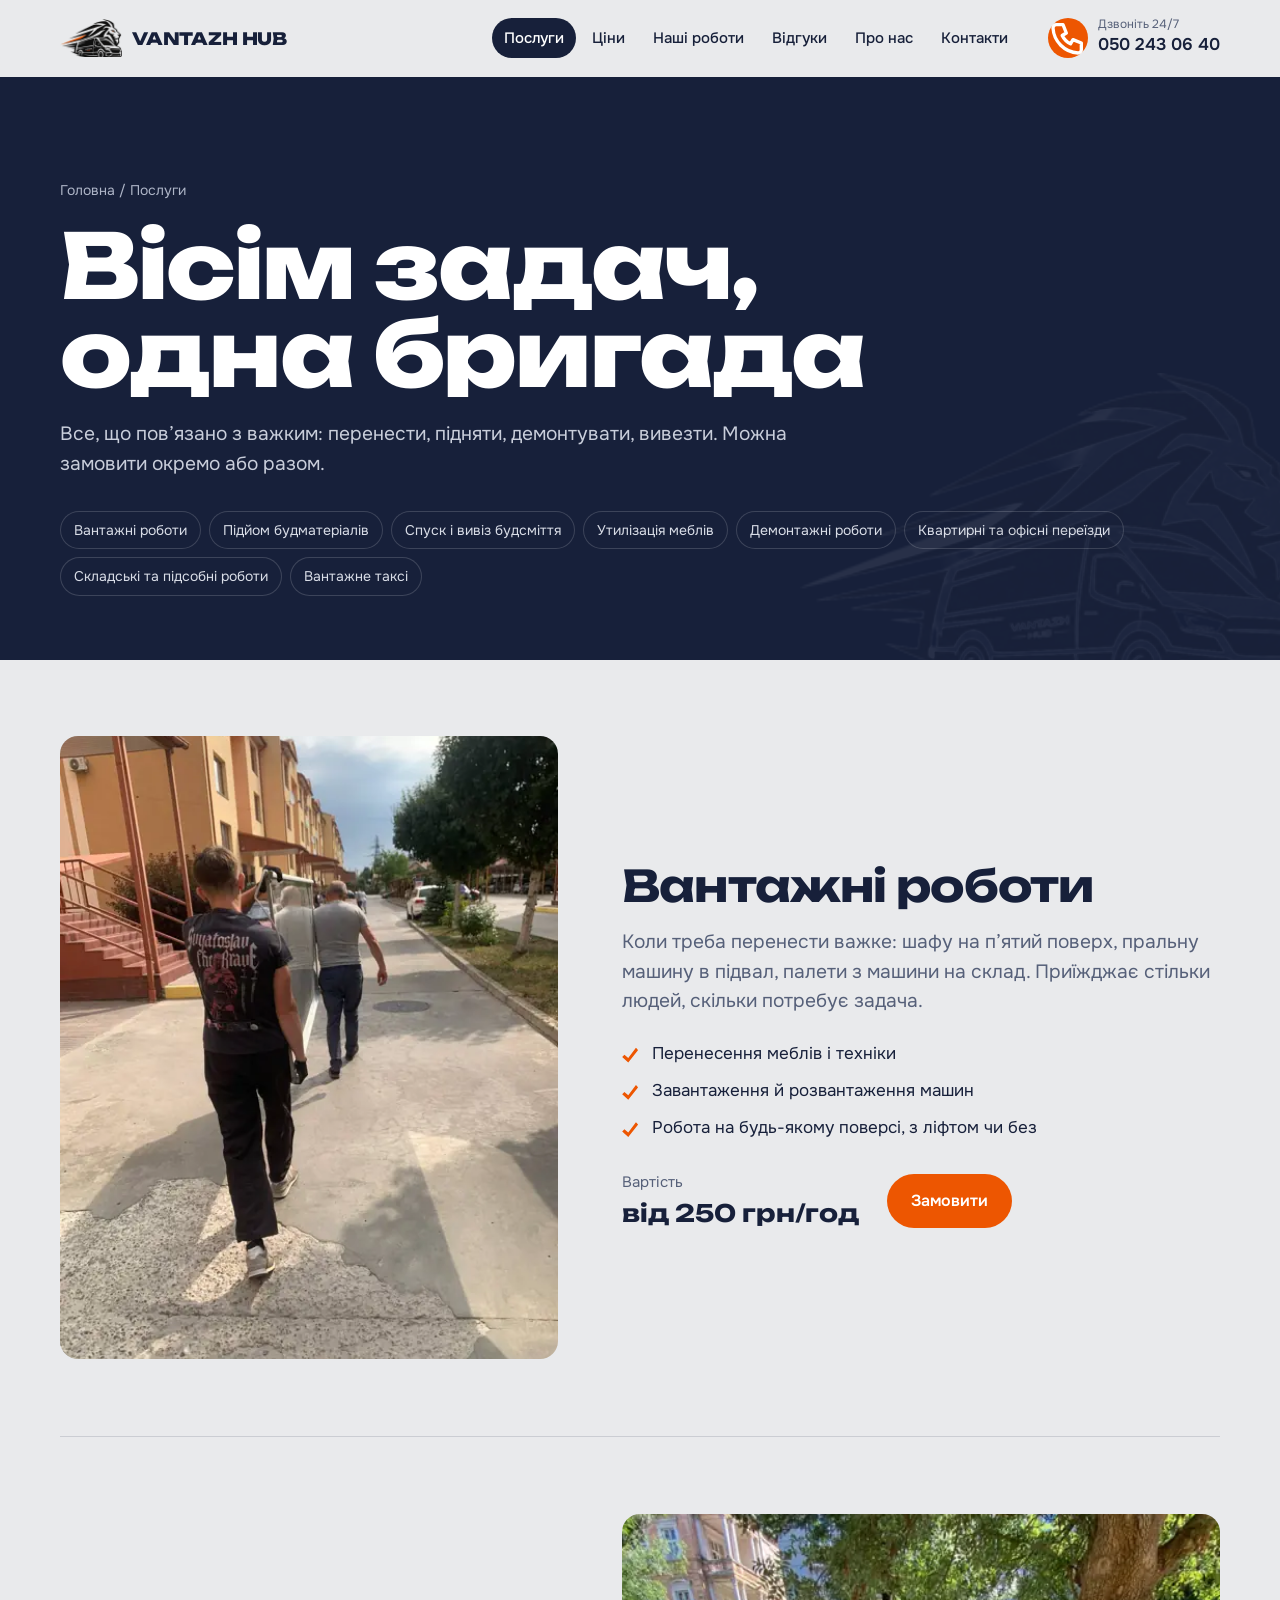
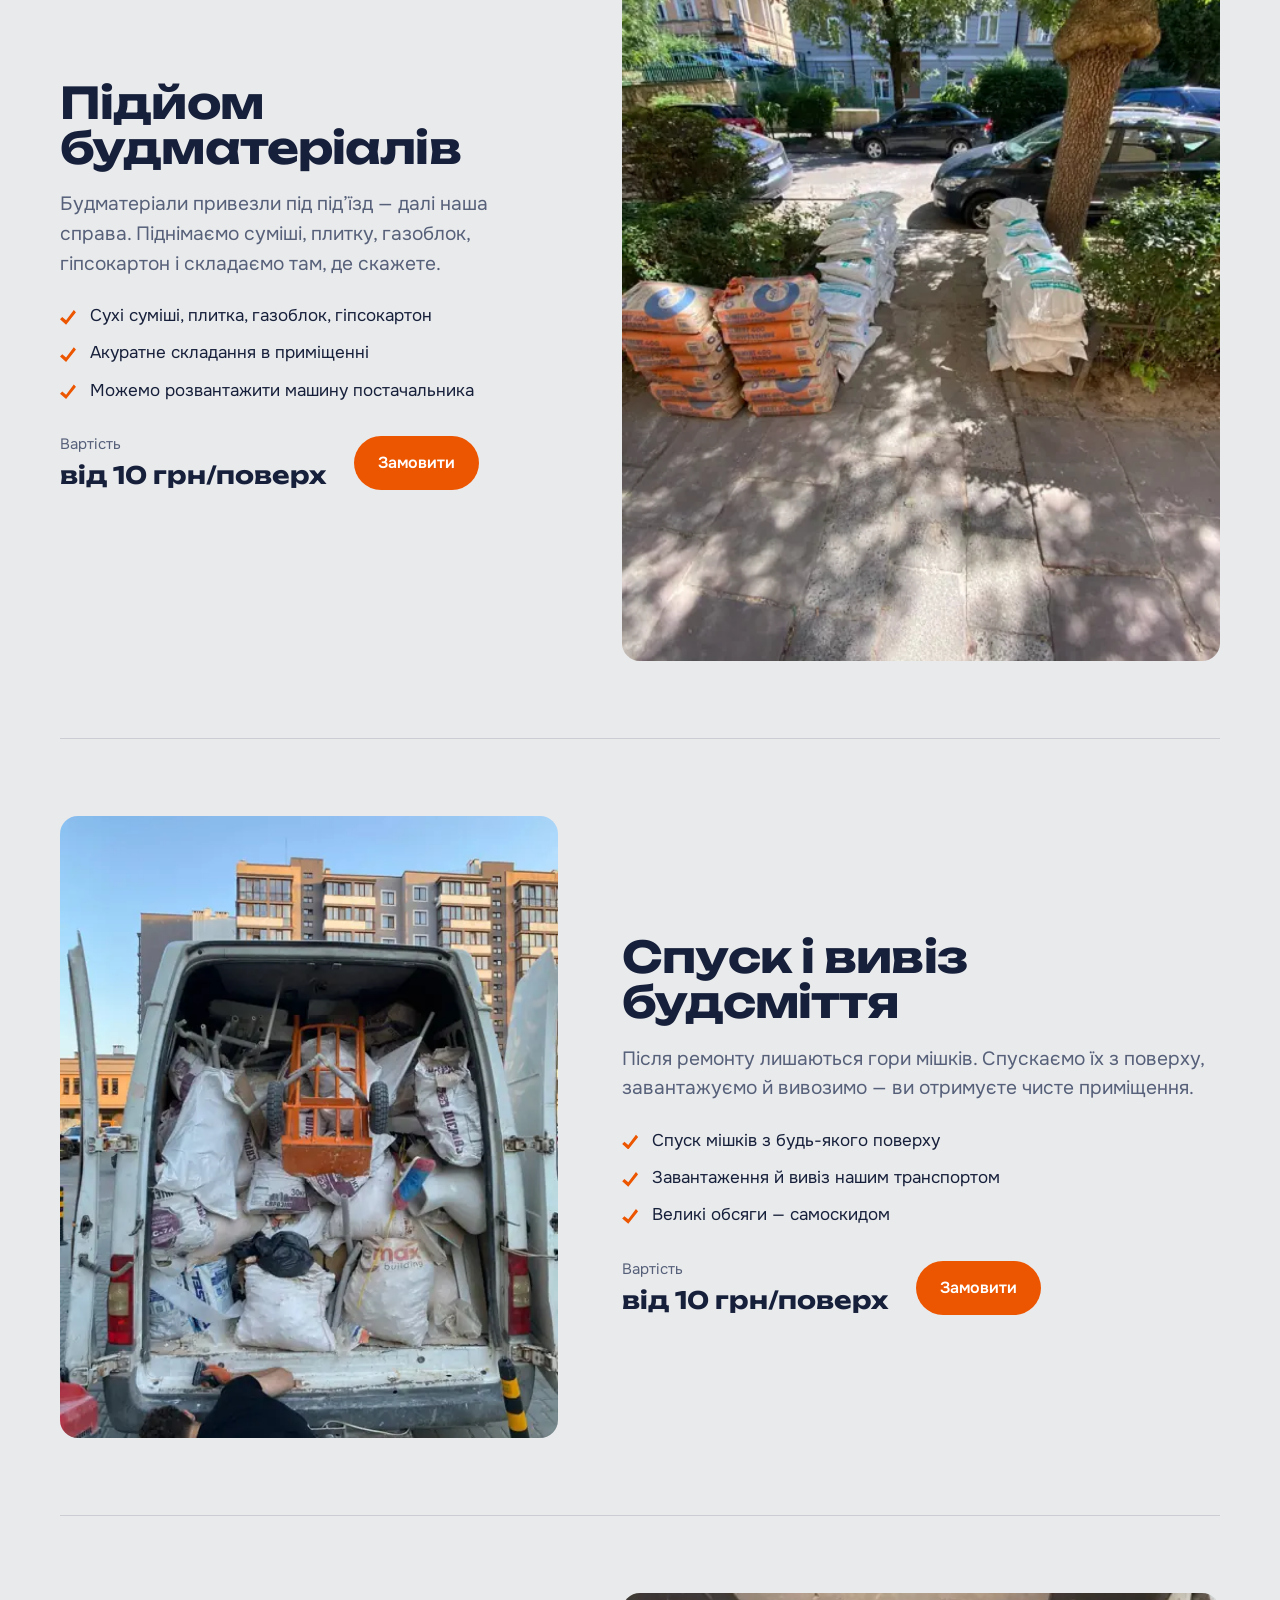
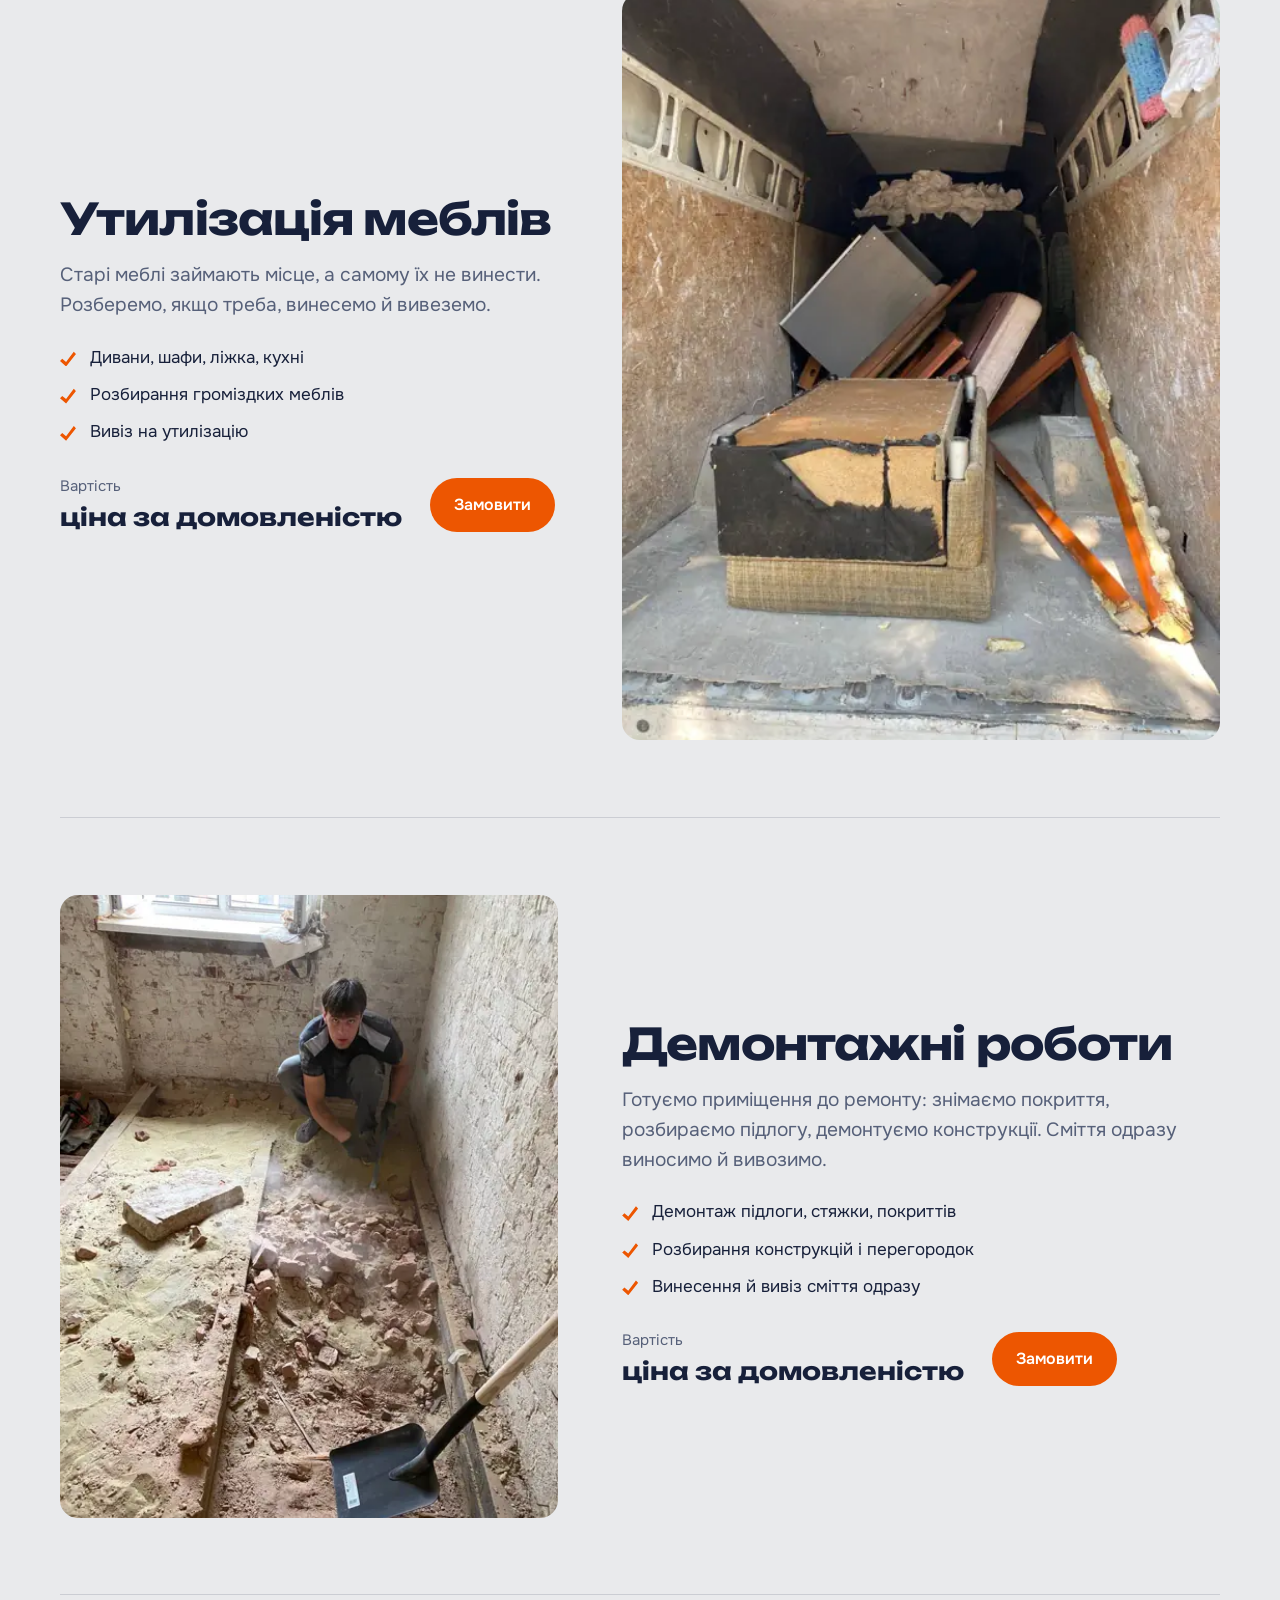
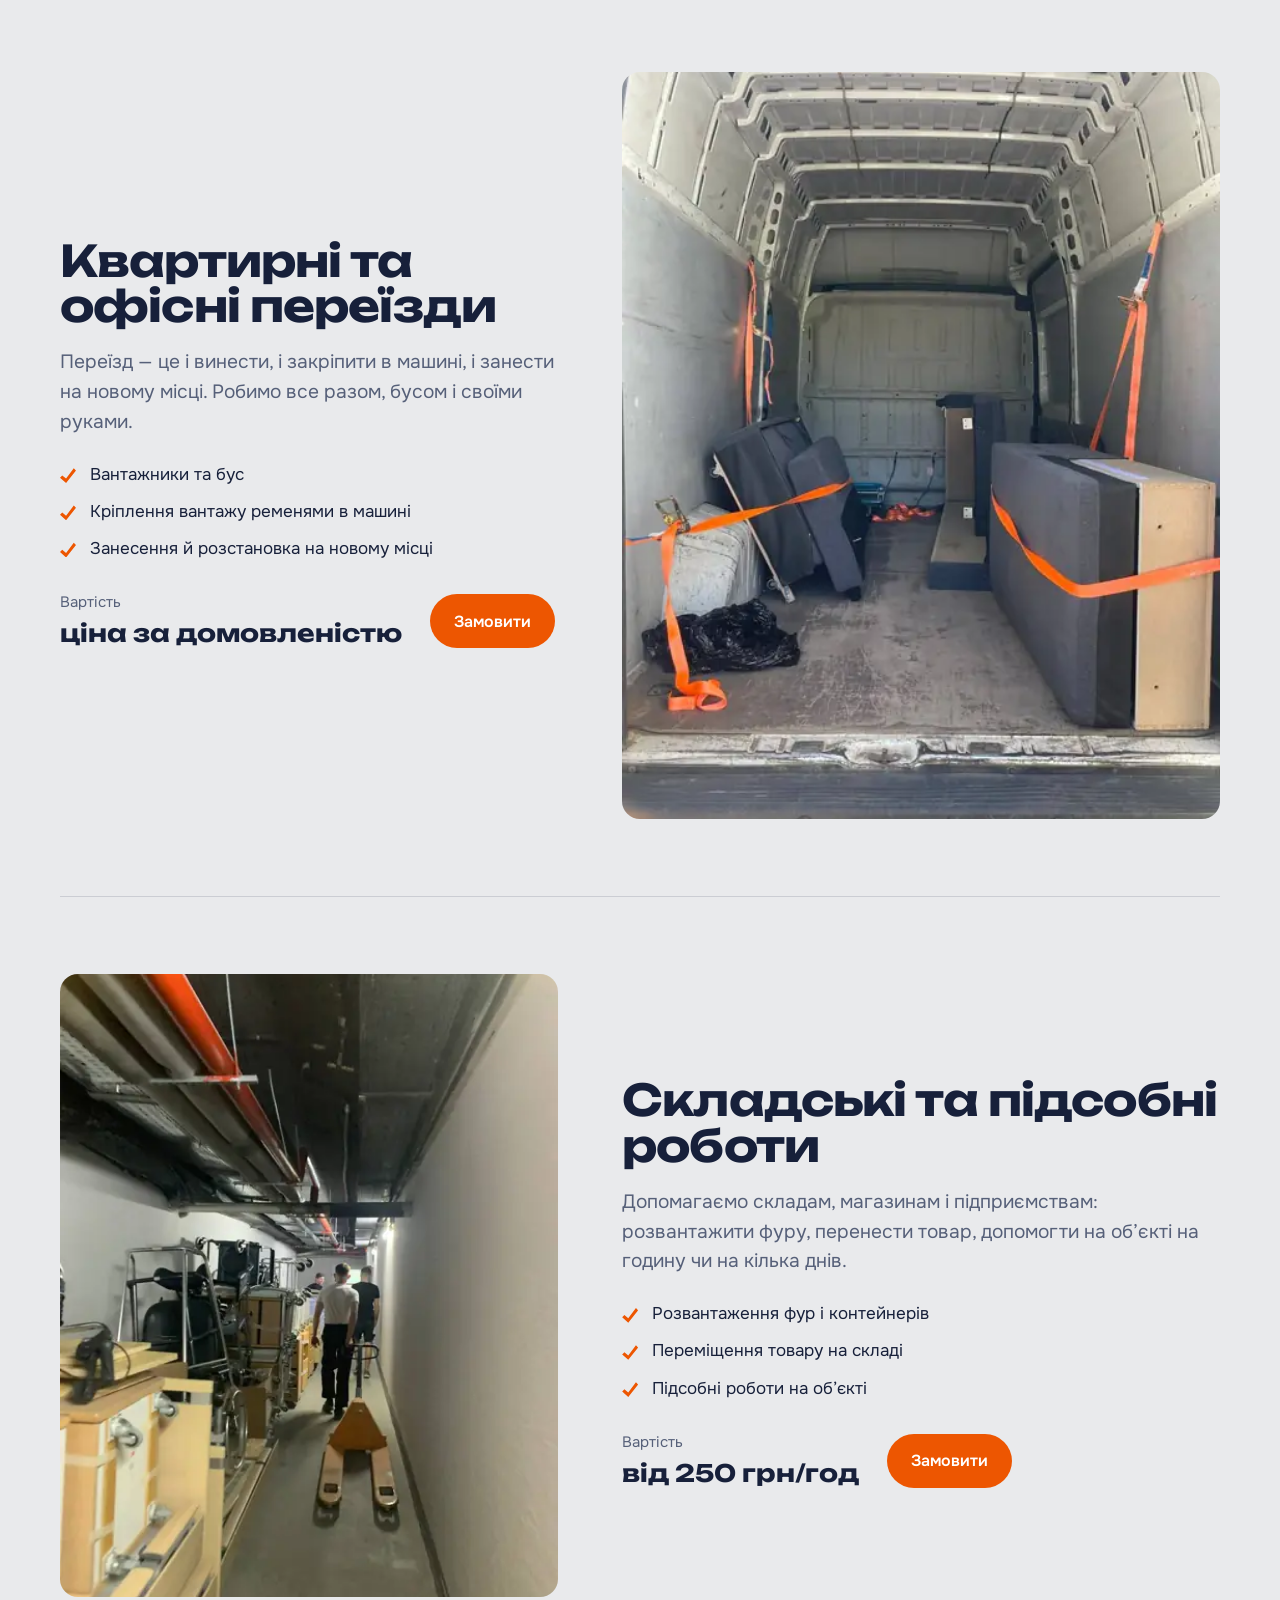
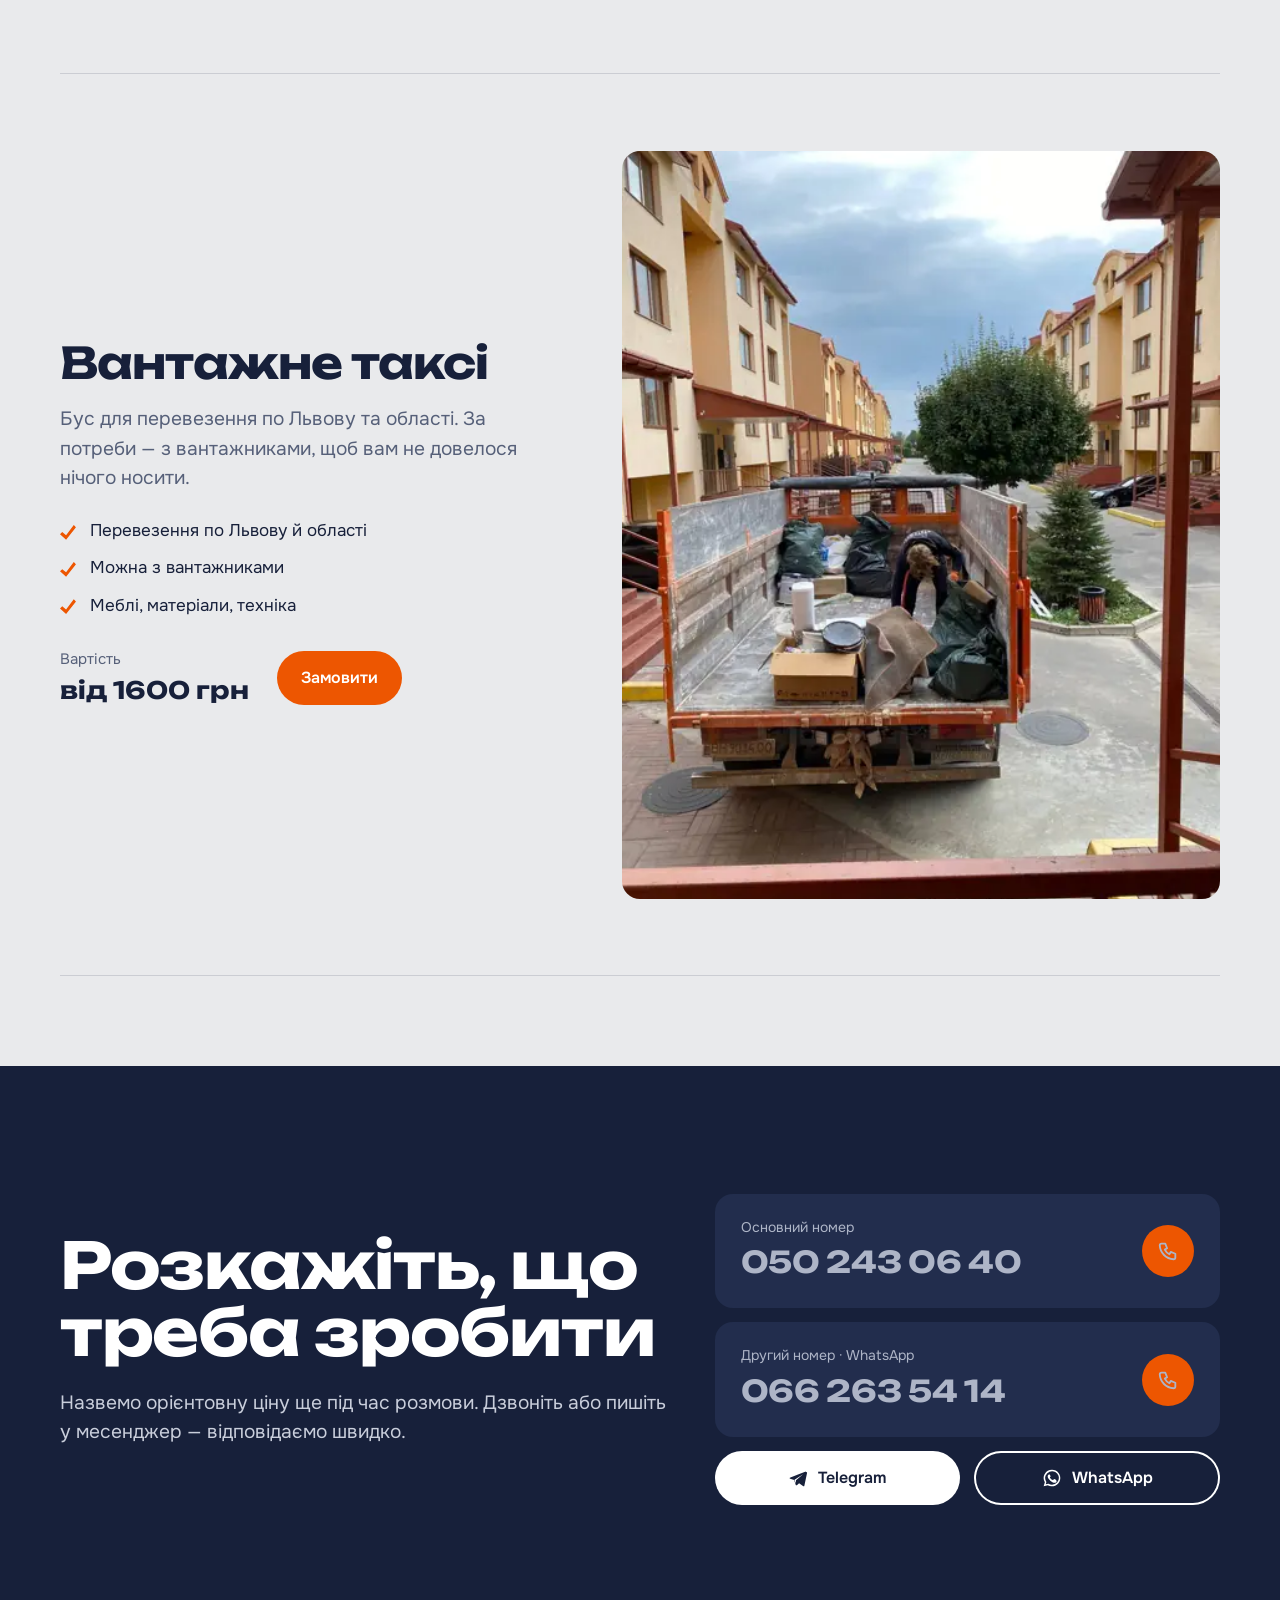
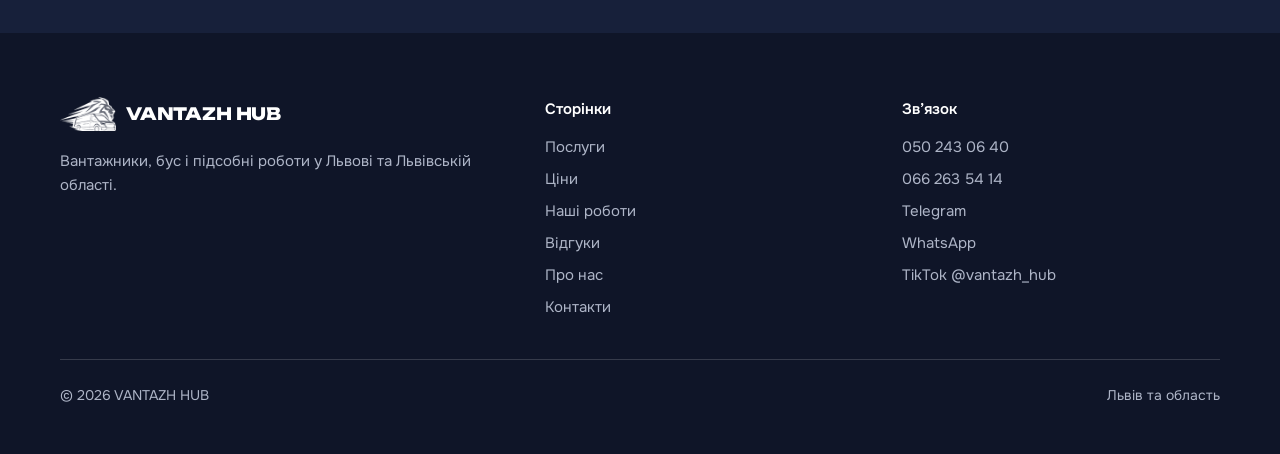
<file: Тест/testvlad-main/posluhy.html>
<!DOCTYPE html>
<html lang="uk">
<head>
<meta charset="UTF-8">
<meta name="viewport" content="width=device-width, initial-scale=1, viewport-fit=cover">
<title>Послуги вантажників у Львові — VANTAZH HUB</title>
<meta name="description" content="Вантажні роботи, підйом будматеріалів, спуск і вивіз будсміття, утилізація меблів, демонтаж, переїзди, складські роботи та вантажне таксі у Львові та області.">
<link rel="canonical" href="https://vantazhhub.lviv.ua/posluhy.html">
<meta name="theme-color" content="#17203A">
<meta property="og:type" content="website">
<meta property="og:site_name" content="VANTAZH HUB">
<meta property="og:locale" content="uk_UA">
<meta property="og:title" content="Послуги вантажників у Львові — VANTAZH HUB">
<meta property="og:description" content="Вантажні роботи, підйом будматеріалів, спуск і вивіз будсміття, утилізація меблів, демонтаж, переїзди, складські роботи та вантажне таксі у Львові та області.">
<meta property="og:url" content="https://vantazhhub.lviv.ua/posluhy.html">
<meta property="og:image" content="https://vantazhhub.lviv.ua/img/og.jpg">
<meta name="twitter:card" content="summary_large_image">
<link rel="icon" type="image/png" href="img/favicon.png">
<link rel="apple-touch-icon" href="img/favicon.png">
<link rel="preload" href="assets/fonts/unbounded.woff" as="font" type="font/woff" crossorigin>
<link rel="preload" href="assets/fonts/onest.woff" as="font" type="font/woff" crossorigin>
<link rel="stylesheet" href="assets/style.css?v=3">
<script>try{if(sessionStorage.getItem('vh-shutter')==='1'&&!matchMedia('(prefers-reduced-motion: reduce)').matches)document.documentElement.classList.add('arriving')}catch(e){}</script>
<script async src="https://www.googletagmanager.com/gtag/js?id=G-BR3HJHEDF2"></script>
<script>window.dataLayer=window.dataLayer||[];function gtag(){dataLayer.push(arguments);}gtag('js',new Date());gtag('config','G-BR3HJHEDF2');</script>
<script type="application/ld+json">{"@context": "https://schema.org", "@type": "MovingCompany", "name": "VANTAZH HUB", "url": "https://vantazhhub.lviv.ua/", "image": "https://vantazhhub.lviv.ua/img/og.jpg", "logo": "https://vantazhhub.lviv.ua/img/logo.png", "telephone": ["+380502430640", "+380662635414"], "areaServed": [{"@type": "City", "name": "Львів"}, {"@type": "AdministrativeArea", "name": "Львівська область"}], "address": {"@type": "PostalAddress", "addressLocality": "Львів", "addressCountry": "UA"}, "priceRange": "від 250 грн/год", "sameAs": ["https://www.tiktok.com/@vantazh_hub", "https://t.me/yura03049"], "openingHours": "Mo-Su 00:00-23:59"}</script>
</head>
<body>
<div class="shutter" aria-hidden="true"><img src="img/mark.png" alt=""></div>
<a class="sr" href="#main">Перейти до змісту</a>
<header class="hdr">
  <div class="wrap">
    <a class="brand" href="index.html" aria-label="VANTAZH HUB — на головну"><img src="img/mark.png" alt="" width="62" height="38"><b>VANTAZH<span> </span>HUB</b></a>
    <nav class="nav" aria-label="Основне меню"><a href="posluhy.html" aria-current=page>Послуги</a><a href="tsiny.html">Ціни</a><a href="roboty.html">Наші роботи</a><a href="vidguky.html">Відгуки</a><a href="pro-nas.html">Про нас</a><a href="kontakty.html">Контакти</a></nav>
    <a class="hdr-call" href="tel:+380502430640"><span class="ic"><svg viewBox="0 0 24 24" fill="none" stroke="currentColor" stroke-width="2" stroke-linecap="round" stroke-linejoin="round" aria-hidden="true"><path d="M5 4h4l2 5-2.5 1.5a11 11 0 0 0 5 5L15 13l5 2v4a2 2 0 0 1-2 2A16 16 0 0 1 3 6a2 2 0 0 1 2-2"/></svg></span><span><small>Дзвоніть 24/7</small>050 243 06 40</span></a>
    <button class="burger" aria-label="Відкрити меню" aria-expanded="false" aria-controls="mnav"><i></i></button>
  </div>
</header>
<nav class="mnav" id="mnav" aria-label="Мобільне меню">
  <a href="index.html">Головна</a>
  <a href="posluhy.html" aria-current=page>Послуги</a><a href="tsiny.html">Ціни</a><a href="roboty.html">Наші роботи</a><a href="vidguky.html">Відгуки</a><a href="pro-nas.html">Про нас</a><a href="kontakty.html">Контакти</a>
  <div class="mnav-phones"><a href="tel:+380502430640">050 243 06 40</a><a href="tel:+380662635414">066 263 54 14</a></div>
</nav>
<main id="main">
<section class="phead">
  <img class="phead-mark" src="img/mark.png" alt="" aria-hidden="true">
  <div class="wrap">
    <p class="crumbs"><a href="index.html">Головна</a> / Послуги</p>
    <h1><span class="ln"><span>Вісім задач,</span></span><span class="ln"><span>одна бригада</span></span></h1>
    <p class="lead">Все, що пов’язано з важким: перенести, підняти, демонтувати, вивезти. Можна замовити окремо або разом.</p>
    <nav class="jump" aria-label="Перехід до послуги"><a href="#vantazhni">Вантажні роботи</a><a href="#pidyom">Підйом будматеріалів</a><a href="#smittya">Спуск і вивіз будсміття</a><a href="#mebli">Утилізація меблів</a><a href="#demontazh">Демонтажні роботи</a><a href="#pereizd">Квартирні та офісні переїзди</a><a href="#sklad">Складські та підсобні роботи</a><a href="#taksi">Вантажне таксі</a></nav>
  </div>
</section>
<section class="sec-tight" style="padding-top:0"><div class="wrap"><article class="sblock" id="vantazhni">
  <div class="sb-img"><img src="img/second2.webp" srcset="img/second2-s.webp 640w, img/second2.webp 1280w" sizes="(max-width:760px) 100vw, 40vw" alt="Вантажні роботи" loading=lazy decoding=async></div>
  <div>
    <h2>Вантажні роботи</h2>
    <p class="lead">Коли треба перенести важке: шафу на п’ятий поверх, пральну машину в підвал, палети з машини на склад. Приїжджає стільки людей, скільки потребує задача.</p>
    <ul class="incl"><li>Перенесення меблів і техніки</li><li>Завантаження й розвантаження машин</li><li>Робота на будь-якому поверсі, з ліфтом чи без</li></ul>
    <div class="sb-price"><span class="p">Вартість<b>від 250 грн/год</b></span><a class="btn btn-o" href="kontakty.html?service=Вантажні роботи#form">Замовити</a></div>
  </div>
</article><article class="sblock" id="pidyom">
  <div class="sb-img"><img src="img/first1.webp" srcset="img/first1-s.webp 640w, img/first1.webp 1280w" sizes="(max-width:760px) 100vw, 40vw" alt="Підйом будматеріалів" loading=lazy decoding=async></div>
  <div>
    <h2>Підйом будматеріалів</h2>
    <p class="lead">Будматеріали привезли під під’їзд — далі наша справа. Піднімаємо суміші, плитку, газоблок, гіпсокартон і складаємо там, де скажете.</p>
    <ul class="incl"><li>Сухі суміші, плитка, газоблок, гіпсокартон</li><li>Акуратне складання в приміщенні</li><li>Можемо розвантажити машину постачальника</li></ul>
    <div class="sb-price"><span class="p">Вартість<b>від 10 грн/поверх</b></span><a class="btn btn-o" href="kontakty.html?service=Підйом будматеріалів#form">Замовити</a></div>
  </div>
</article><article class="sblock" id="smittya">
  <div class="sb-img"><img src="img/down.webp" srcset="img/down-s.webp 640w, img/down.webp 1280w" sizes="(max-width:760px) 100vw, 40vw" alt="Спуск і вивіз будсміття" loading=lazy decoding=async></div>
  <div>
    <h2>Спуск і вивіз будсміття</h2>
    <p class="lead">Після ремонту лишаються гори мішків. Спускаємо їх з поверху, завантажуємо й вивозимо — ви отримуєте чисте приміщення.</p>
    <ul class="incl"><li>Спуск мішків з будь-якого поверху</li><li>Завантаження й вивіз нашим транспортом</li><li>Великі обсяги — самоскидом</li></ul>
    <div class="sb-price"><span class="p">Вартість<b>від 10 грн/поверх</b></span><a class="btn btn-o" href="kontakty.html?service=Спуск і вивіз будсміття#form">Замовити</a></div>
  </div>
</article><article class="sblock" id="mebli">
  <div class="sb-img"><img src="img/second4.webp" srcset="img/second4-s.webp 640w, img/second4.webp 1280w" sizes="(max-width:760px) 100vw, 40vw" alt="Утилізація меблів" loading=lazy decoding=async></div>
  <div>
    <h2>Утилізація меблів</h2>
    <p class="lead">Старі меблі займають місце, а самому їх не винести. Розберемо, якщо треба, винесемо й вивеземо.</p>
    <ul class="incl"><li>Дивани, шафи, ліжка, кухні</li><li>Розбирання громіздких меблів</li><li>Вивіз на утилізацію</li></ul>
    <div class="sb-price"><span class="p">Вартість<b>ціна за домовленістю</b></span><a class="btn btn-o" href="kontakty.html?service=Утилізація меблів#form">Замовити</a></div>
  </div>
</article><article class="sblock" id="demontazh">
  <div class="sb-img"><img src="img/third2.webp" srcset="img/third2-s.webp 640w, img/third2.webp 1280w" sizes="(max-width:760px) 100vw, 40vw" alt="Демонтажні роботи" loading=lazy decoding=async></div>
  <div>
    <h2>Демонтажні роботи</h2>
    <p class="lead">Готуємо приміщення до ремонту: знімаємо покриття, розбираємо підлогу, демонтуємо конструкції. Сміття одразу виносимо й вивозимо.</p>
    <ul class="incl"><li>Демонтаж підлоги, стяжки, покриттів</li><li>Розбирання конструкцій і перегородок</li><li>Винесення й вивіз сміття одразу</li></ul>
    <div class="sb-price"><span class="p">Вартість<b>ціна за домовленістю</b></span><a class="btn btn-o" href="kontakty.html?service=Демонтажні роботи#form">Замовити</a></div>
  </div>
</article><article class="sblock" id="pereizd">
  <div class="sb-img"><img src="img/office.webp" srcset="img/office-s.webp 640w, img/office.webp 1280w" sizes="(max-width:760px) 100vw, 40vw" alt="Квартирні та офісні переїзди" loading=lazy decoding=async></div>
  <div>
    <h2>Квартирні та офісні переїзди</h2>
    <p class="lead">Переїзд — це і винести, і закріпити в машині, і занести на новому місці. Робимо все разом, бусом і своїми руками.</p>
    <ul class="incl"><li>Вантажники та бус</li><li>Кріплення вантажу ременями в машині</li><li>Занесення й розстановка на новому місці</li></ul>
    <div class="sb-price"><span class="p">Вартість<b>ціна за домовленістю</b></span><a class="btn btn-o" href="kontakty.html?service=Квартирні та офісні переїзди#form">Замовити</a></div>
  </div>
</article><article class="sblock" id="sklad">
  <div class="sb-img"><img src="img/second1.webp" srcset="img/second1-s.webp 640w, img/second1.webp 1280w" sizes="(max-width:760px) 100vw, 40vw" alt="Складські та підсобні роботи" loading=lazy decoding=async></div>
  <div>
    <h2>Складські та підсобні роботи</h2>
    <p class="lead">Допомагаємо складам, магазинам і підприємствам: розвантажити фуру, перенести товар, допомогти на об’єкті на годину чи на кілька днів.</p>
    <ul class="incl"><li>Розвантаження фур і контейнерів</li><li>Переміщення товару на складі</li><li>Підсобні роботи на об’єкті</li></ul>
    <div class="sb-price"><span class="p">Вартість<b>від 250 грн/год</b></span><a class="btn btn-o" href="kontakty.html?service=Складські та підсобні роботи#form">Замовити</a></div>
  </div>
</article><article class="sblock" id="taksi">
  <div class="sb-img"><img src="img/gallery3.webp" srcset="img/gallery3-s.webp 640w, img/gallery3.webp 1280w" sizes="(max-width:760px) 100vw, 40vw" alt="Вантажне таксі" loading=lazy decoding=async></div>
  <div>
    <h2>Вантажне таксі</h2>
    <p class="lead">Бус для перевезення по Львову та області. За потреби — з вантажниками, щоб вам не довелося нічого носити.</p>
    <ul class="incl"><li>Перевезення по Львову й області</li><li>Можна з вантажниками</li><li>Меблі, матеріали, техніка</li></ul>
    <div class="sb-price"><span class="p">Вартість<b>від 1600 грн</b></span><a class="btn btn-o" href="kontakty.html?service=Вантажне таксі#form">Замовити</a></div>
  </div>
</article></div></section><section class="sec inv cta">
  <div class="wrap">
    <div><h2>Розкажіть, що треба зробити</h2><p class="lead" style="margin-top:22px">Назвемо орієнтовну ціну ще під час розмови. Дзвоніть або пишіть у месенджер — відповідаємо швидко.</p></div>
    <div class="phones">
      <a class="phone-big" href="tel:+380502430640"><span><span>Основний номер</span><b>050 243 06 40</b></span><span class="ic"><svg viewBox="0 0 24 24" fill="none" stroke="currentColor" stroke-width="2" stroke-linecap="round" stroke-linejoin="round" aria-hidden="true"><path d="M5 4h4l2 5-2.5 1.5a11 11 0 0 0 5 5L15 13l5 2v4a2 2 0 0 1-2 2A16 16 0 0 1 3 6a2 2 0 0 1 2-2"/></svg></span></a>
      <a class="phone-big" href="tel:+380662635414"><span><span>Другий номер · WhatsApp</span><b>066 263 54 14</b></span><span class="ic"><svg viewBox="0 0 24 24" fill="none" stroke="currentColor" stroke-width="2" stroke-linecap="round" stroke-linejoin="round" aria-hidden="true"><path d="M5 4h4l2 5-2.5 1.5a11 11 0 0 0 5 5L15 13l5 2v4a2 2 0 0 1-2 2A16 16 0 0 1 3 6a2 2 0 0 1 2-2"/></svg></span></a>
      <div class="msgs"><a class="btn btn-w" href="https://t.me/yura03049" target="_blank" rel="noopener"><svg viewBox="0 0 24 24" fill="currentColor" aria-hidden="true"><path d="M21.4 4.2 2.9 11.3c-1.3.5-1.2 1.3-.2 1.6l4.7 1.5 1.8 5.6c.2.6.4.8.9.8.4 0 .6-.2.9-.4l2.3-2.2 4.7 3.5c.9.5 1.5.2 1.7-.8l3.1-14.6c.3-1.3-.5-1.9-1.4-1.5ZM9.6 14.6l-.4 4 -1.4-4.6 10.3-6.5-8.5 7.1Z"/></svg> Telegram</a><a class="btn btn-g" href="https://wa.me/380662635414" target="_blank" rel="noopener"><svg viewBox="0 0 24 24" fill="currentColor" aria-hidden="true"><path d="M12 2a10 10 0 0 0-8.6 15.1L2 22l5-1.3A10 10 0 1 0 12 2Zm0 18.2a8.2 8.2 0 0 1-4.2-1.2l-.3-.2-3 .8.8-2.9-.2-.3A8.2 8.2 0 1 1 12 20.2Zm4.5-6.1c-.2-.1-1.5-.7-1.7-.8-.2-.1-.4-.1-.6.1l-.8 1c-.1.2-.3.2-.5.1a6.7 6.7 0 0 1-3.3-2.9c-.3-.4.3-.4.7-1.3.1-.2 0-.3 0-.4l-.8-1.8c-.2-.5-.4-.4-.6-.4h-.5a1 1 0 0 0-.7.3 3 3 0 0 0-.9 2.2 5.2 5.2 0 0 0 1.1 2.8 11.9 11.9 0 0 0 4.6 4c1.7.7 2.3.8 3.2.6.5-.1 1.5-.6 1.7-1.2.2-.6.2-1.1.1-1.2l-.4-.2Z"/></svg> WhatsApp</a></div>
    </div>
  </div>
</section>
</main>
<footer class="ftr">
  <div class="wrap">
    <div>
      <a class="brand" href="index.html"><img src="img/mark.png" alt="" width="56" height="34"><b>VANTAZH HUB</b></a>
      <p style="margin-top:18px">Вантажники, бус і підсобні роботи у Львові та Львівській області.</p>
    </div>
    <div><h4>Сторінки</h4><ul><li><a href="posluhy.html">Послуги</a></li><li><a href="tsiny.html">Ціни</a></li><li><a href="roboty.html">Наші роботи</a></li><li><a href="vidguky.html">Відгуки</a></li><li><a href="pro-nas.html">Про нас</a></li><li><a href="kontakty.html">Контакти</a></li></ul></div>
    <div><h4>Зв’язок</h4><ul>
      <li><a href="tel:+380502430640">050 243 06 40</a></li><li><a href="tel:+380662635414">066 263 54 14</a></li>
      <li><a href="https://t.me/yura03049" target="_blank" rel="noopener">Telegram</a></li><li><a href="https://wa.me/380662635414" target="_blank" rel="noopener">WhatsApp</a></li>
      <li><a href="https://www.tiktok.com/@vantazh_hub" target="_blank" rel="noopener">TikTok @vantazh_hub</a></li></ul></div>
    <div class="copy"><span>© <span data-year>2026</span> VANTAZH HUB</span><span>Львів та область</span></div>
  </div>
</footer>
<div class="mbar" aria-label="Швидкий зв’язок">
  <a href="tel:+380502430640"><svg viewBox="0 0 24 24" fill="none" stroke="currentColor" stroke-width="2" stroke-linecap="round" stroke-linejoin="round" aria-hidden="true"><path d="M5 4h4l2 5-2.5 1.5a11 11 0 0 0 5 5L15 13l5 2v4a2 2 0 0 1-2 2A16 16 0 0 1 3 6a2 2 0 0 1 2-2"/></svg> Подзвонити</a>
  <a href="https://t.me/yura03049" target="_blank" rel="noopener" aria-label="Telegram"><svg viewBox="0 0 24 24" fill="currentColor" aria-hidden="true"><path d="M21.4 4.2 2.9 11.3c-1.3.5-1.2 1.3-.2 1.6l4.7 1.5 1.8 5.6c.2.6.4.8.9.8.4 0 .6-.2.9-.4l2.3-2.2 4.7 3.5c.9.5 1.5.2 1.7-.8l3.1-14.6c.3-1.3-.5-1.9-1.4-1.5ZM9.6 14.6l-.4 4 -1.4-4.6 10.3-6.5-8.5 7.1Z"/></svg> Telegram</a>
  <a href="https://wa.me/380662635414" target="_blank" rel="noopener" aria-label="WhatsApp"><svg viewBox="0 0 24 24" fill="currentColor" aria-hidden="true"><path d="M12 2a10 10 0 0 0-8.6 15.1L2 22l5-1.3A10 10 0 1 0 12 2Zm0 18.2a8.2 8.2 0 0 1-4.2-1.2l-.3-.2-3 .8.8-2.9-.2-.3A8.2 8.2 0 1 1 12 20.2Zm4.5-6.1c-.2-.1-1.5-.7-1.7-.8-.2-.1-.4-.1-.6.1l-.8 1c-.1.2-.3.2-.5.1a6.7 6.7 0 0 1-3.3-2.9c-.3-.4.3-.4.7-1.3.1-.2 0-.3 0-.4l-.8-1.8c-.2-.5-.4-.4-.6-.4h-.5a1 1 0 0 0-.7.3 3 3 0 0 0-.9 2.2 5.2 5.2 0 0 0 1.1 2.8 11.9 11.9 0 0 0 4.6 4c1.7.7 2.3.8 3.2.6.5-.1 1.5-.6 1.7-1.2.2-.6.2-1.1.1-1.2l-.4-.2Z"/></svg> WhatsApp</a>
</div>
<div class="peek" aria-hidden="true"><img alt=""></div>
<script src="assets/reviews.js?v=3"></script>
<script src="assets/main.js?v=3"></script>
</body>
</html>
</file>
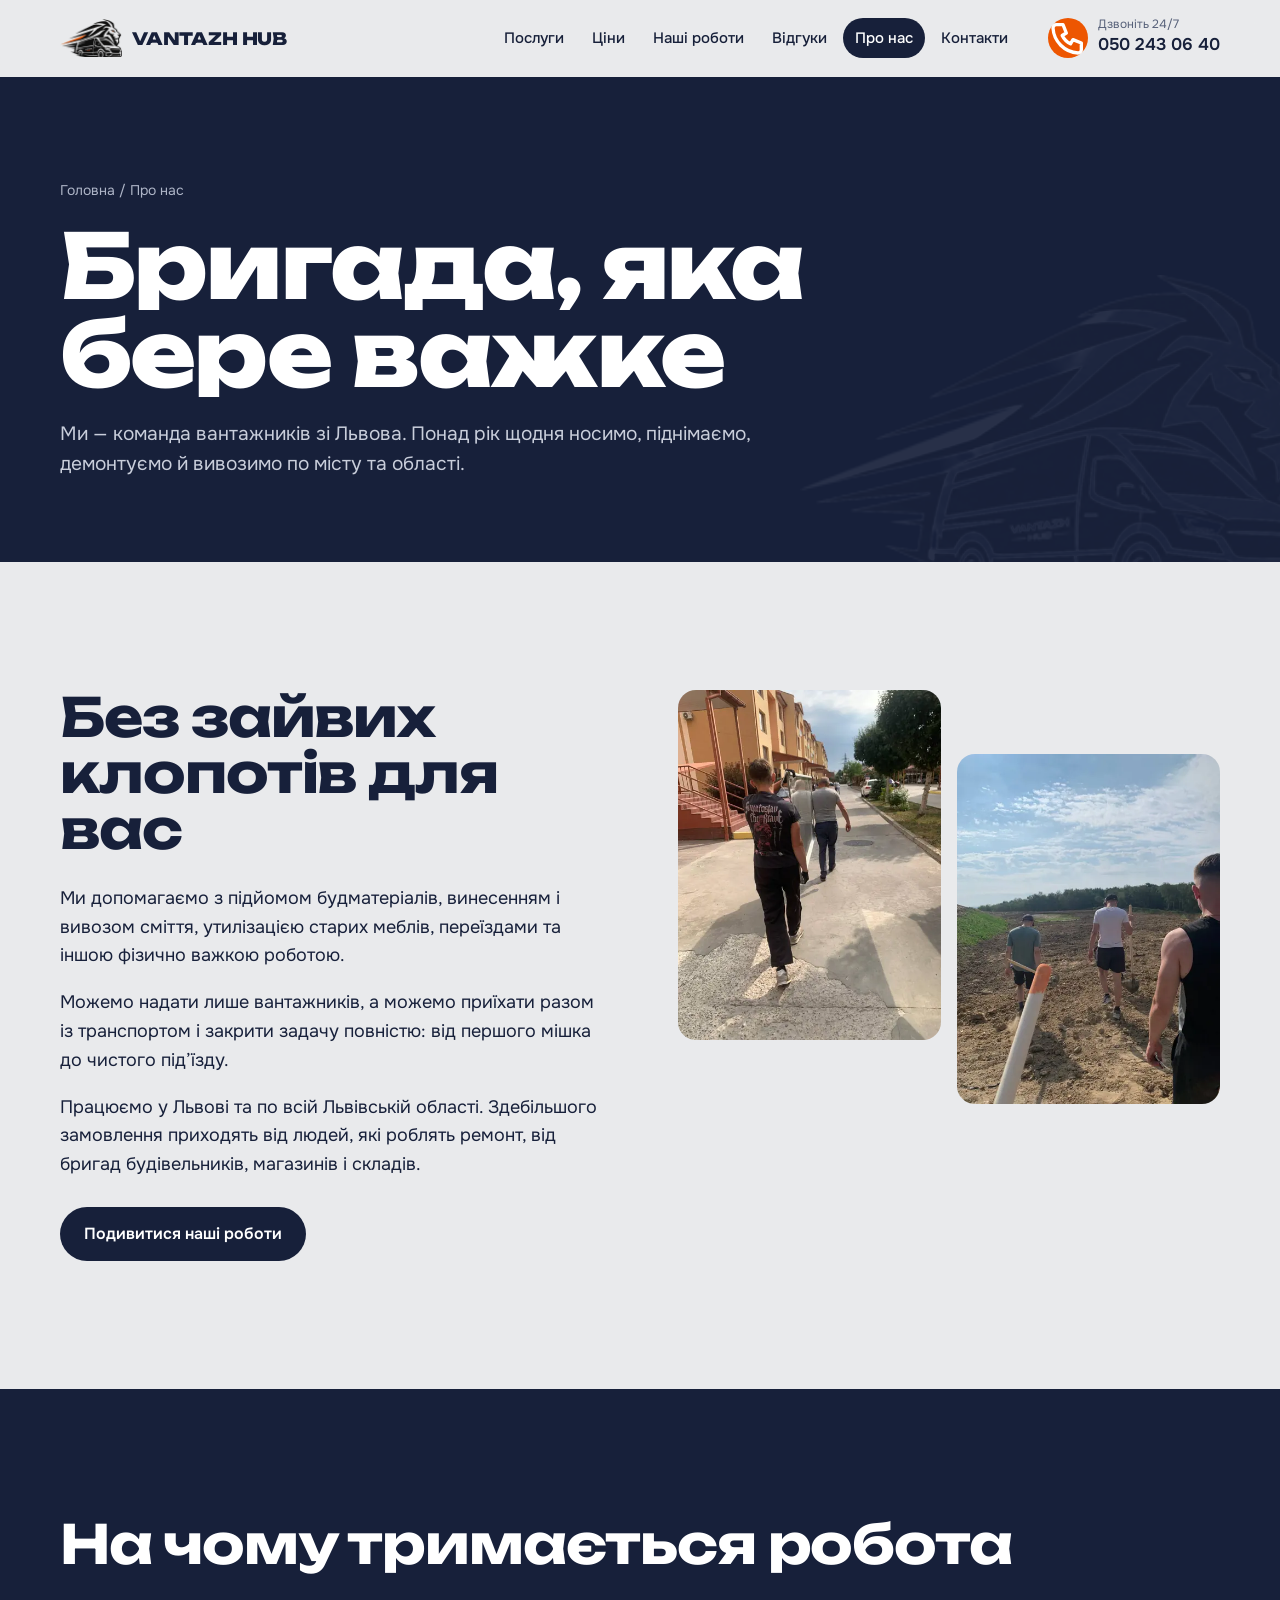
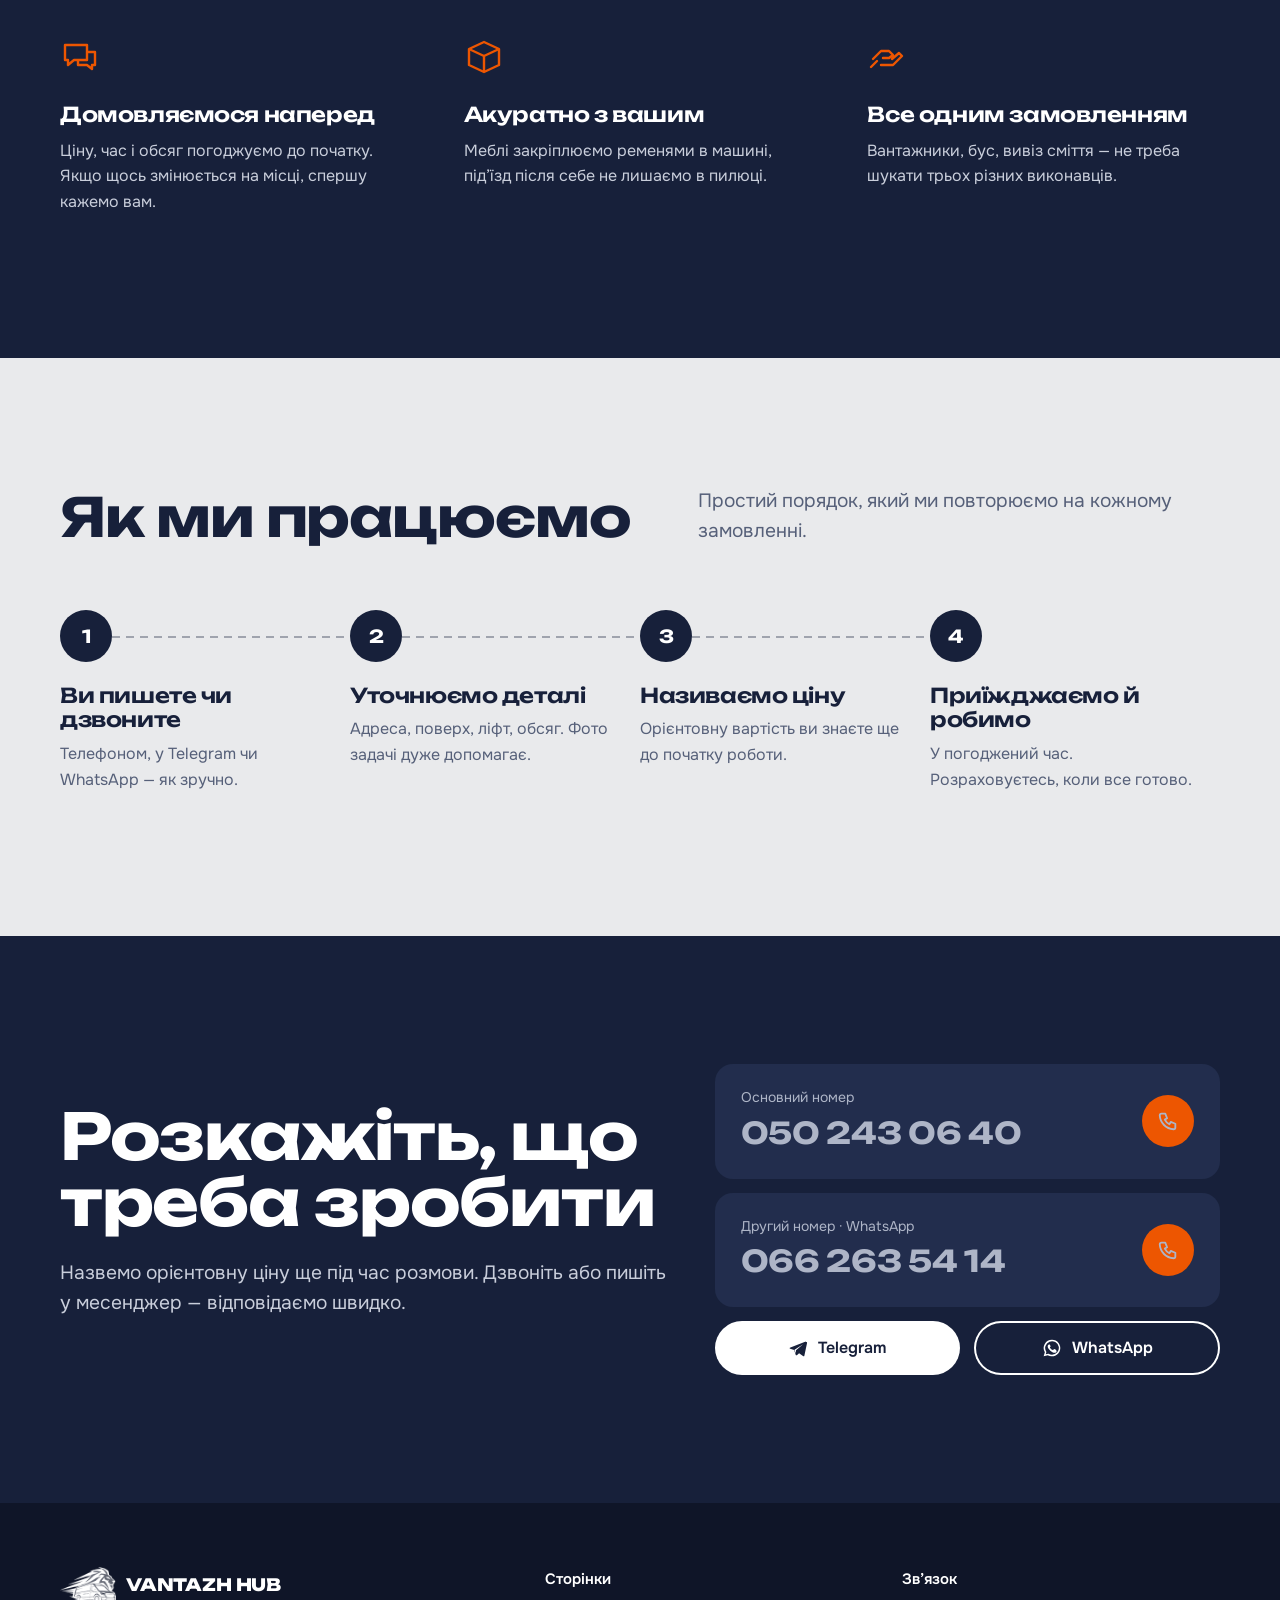
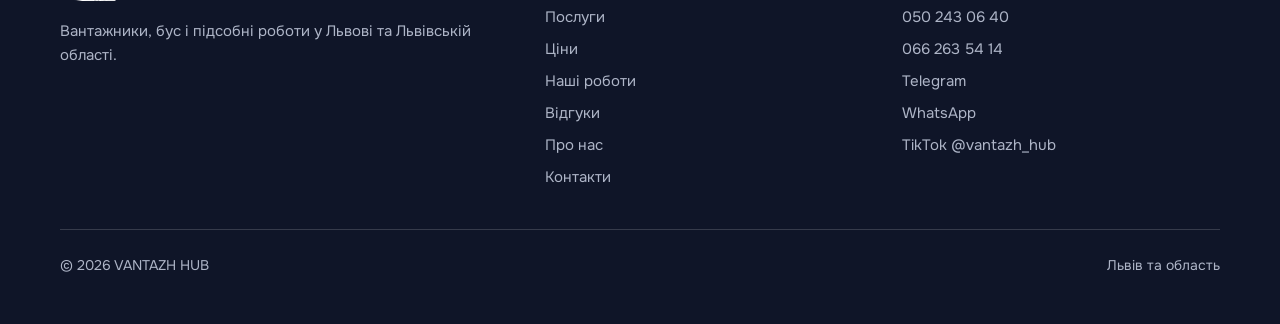
<file: Тест/testvlad-main/pro-nas.html>
<!DOCTYPE html>
<html lang="uk">
<head>
<meta charset="UTF-8">
<meta name="viewport" content="width=device-width, initial-scale=1, viewport-fit=cover">
<title>Про нас — VANTAZH HUB, вантажні послуги у Львові</title>
<meta name="description" content="VANTAZH HUB — команда вантажників зі Львова з власним бусом. Вантажні, підсобні та демонтажні роботи у Львові та області понад рік.">
<link rel="canonical" href="https://vantazhhub.lviv.ua/pro-nas.html">
<meta name="theme-color" content="#17203A">
<meta property="og:type" content="website">
<meta property="og:site_name" content="VANTAZH HUB">
<meta property="og:locale" content="uk_UA">
<meta property="og:title" content="Про нас — VANTAZH HUB, вантажні послуги у Львові">
<meta property="og:description" content="VANTAZH HUB — команда вантажників зі Львова з власним бусом. Вантажні, підсобні та демонтажні роботи у Львові та області понад рік.">
<meta property="og:url" content="https://vantazhhub.lviv.ua/pro-nas.html">
<meta property="og:image" content="https://vantazhhub.lviv.ua/img/og.jpg">
<meta name="twitter:card" content="summary_large_image">
<link rel="icon" type="image/png" href="img/favicon.png">
<link rel="apple-touch-icon" href="img/favicon.png">
<link rel="preload" href="assets/fonts/unbounded.woff" as="font" type="font/woff" crossorigin>
<link rel="preload" href="assets/fonts/onest.woff" as="font" type="font/woff" crossorigin>
<link rel="stylesheet" href="assets/style.css?v=3">
<script>try{if(sessionStorage.getItem('vh-shutter')==='1'&&!matchMedia('(prefers-reduced-motion: reduce)').matches)document.documentElement.classList.add('arriving')}catch(e){}</script>
<script async src="https://www.googletagmanager.com/gtag/js?id=G-BR3HJHEDF2"></script>
<script>window.dataLayer=window.dataLayer||[];function gtag(){dataLayer.push(arguments);}gtag('js',new Date());gtag('config','G-BR3HJHEDF2');</script>
<script type="application/ld+json">{"@context": "https://schema.org", "@type": "MovingCompany", "name": "VANTAZH HUB", "url": "https://vantazhhub.lviv.ua/", "image": "https://vantazhhub.lviv.ua/img/og.jpg", "logo": "https://vantazhhub.lviv.ua/img/logo.png", "telephone": ["+380502430640", "+380662635414"], "areaServed": [{"@type": "City", "name": "Львів"}, {"@type": "AdministrativeArea", "name": "Львівська область"}], "address": {"@type": "PostalAddress", "addressLocality": "Львів", "addressCountry": "UA"}, "priceRange": "від 250 грн/год", "sameAs": ["https://www.tiktok.com/@vantazh_hub", "https://t.me/yura03049"], "openingHours": "Mo-Su 00:00-23:59"}</script>
</head>
<body>
<div class="shutter" aria-hidden="true"><img src="img/mark.png" alt=""></div>
<a class="sr" href="#main">Перейти до змісту</a>
<header class="hdr">
  <div class="wrap">
    <a class="brand" href="index.html" aria-label="VANTAZH HUB — на головну"><img src="img/mark.png" alt="" width="62" height="38"><b>VANTAZH<span> </span>HUB</b></a>
    <nav class="nav" aria-label="Основне меню"><a href="posluhy.html">Послуги</a><a href="tsiny.html">Ціни</a><a href="roboty.html">Наші роботи</a><a href="vidguky.html">Відгуки</a><a href="pro-nas.html" aria-current=page>Про нас</a><a href="kontakty.html">Контакти</a></nav>
    <a class="hdr-call" href="tel:+380502430640"><span class="ic"><svg viewBox="0 0 24 24" fill="none" stroke="currentColor" stroke-width="2" stroke-linecap="round" stroke-linejoin="round" aria-hidden="true"><path d="M5 4h4l2 5-2.5 1.5a11 11 0 0 0 5 5L15 13l5 2v4a2 2 0 0 1-2 2A16 16 0 0 1 3 6a2 2 0 0 1 2-2"/></svg></span><span><small>Дзвоніть 24/7</small>050 243 06 40</span></a>
    <button class="burger" aria-label="Відкрити меню" aria-expanded="false" aria-controls="mnav"><i></i></button>
  </div>
</header>
<nav class="mnav" id="mnav" aria-label="Мобільне меню">
  <a href="index.html">Головна</a>
  <a href="posluhy.html">Послуги</a><a href="tsiny.html">Ціни</a><a href="roboty.html">Наші роботи</a><a href="vidguky.html">Відгуки</a><a href="pro-nas.html" aria-current=page>Про нас</a><a href="kontakty.html">Контакти</a>
  <div class="mnav-phones"><a href="tel:+380502430640">050 243 06 40</a><a href="tel:+380662635414">066 263 54 14</a></div>
</nav>
<main id="main">
<section class="phead">
  <img class="phead-mark" src="img/mark.png" alt="" aria-hidden="true">
  <div class="wrap">
    <p class="crumbs"><a href="index.html">Головна</a> / Про нас</p>
    <h1><span class="ln"><span>Бригада, яка</span></span><span class="ln"><span>бере важке</span></span></h1>
    <p class="lead">Ми — команда вантажників зі Львова. Понад рік щодня носимо, піднімаємо, демонтуємо й вивозимо по місту та області.</p>
    
  </div>
</section>
<section class="sec">
  <div class="wrap about-grid">
    <div class="about-text">
      <h2 style="margin-bottom:26px">Без зайвих клопотів для вас</h2>
      <p>Ми допомагаємо з підйомом будматеріалів, винесенням і вивозом сміття, утилізацією старих меблів, переїздами та іншою фізично важкою роботою.</p>
      <p>Можемо надати лише вантажників, а можемо приїхати разом із транспортом і закрити задачу повністю: від першого мішка до чистого під’їзду.</p>
      <p>Працюємо у Львові та по всій Львівській області. Здебільшого замовлення приходять від людей, які роблять ремонт, від бригад будівельників, магазинів і складів.</p>
      <div class="btns" style="margin-top:28px"><a class="btn btn-n" href="roboty.html">Подивитися наші роботи</a></div>
    </div>
    <div class="about-photos"><img src="img/second2.webp" srcset="img/second2-s.webp 640w, img/second2.webp 1280w" sizes="25vw" alt="Вантажники несуть вантаж вулицею" loading=lazy decoding=async><img src="img/gallery10.webp" srcset="img/gallery10-s.webp 640w, img/gallery10.webp 1280w" sizes="25vw" alt="Бригада на виїзді" loading=lazy decoding=async></div>
  </div>
</section>
<section class="sec inv">
  <div class="wrap">
    <h2 style="margin-bottom:clamp(36px,5vw,64px)">На чому тримається робота</h2>
    <div class="vals">
      <div><svg viewBox="0 0 40 40" fill="none" stroke="currentColor" stroke-width="2.4" stroke-linejoin="round" aria-hidden="true"><path d="M5 8h22v15H14l-6 5v-5H5z"/><path d="M27 15h8v13h-3v4l-5-4h-9v-5"/></svg><h3>Домовляємося наперед</h3><p>Ціну, час і обсяг погоджуємо до початку. Якщо щось змінюється на місці, спершу кажемо вам.</p></div>
      <div><svg viewBox="0 0 40 40" fill="none" stroke="currentColor" stroke-width="2.4" stroke-linejoin="round" aria-hidden="true"><path d="M5 12l15-7 15 7v16l-15 7-15-7z"/><path d="M5 12l15 7 15-7M20 19v16"/></svg><h3>Акуратно з вашим</h3><p>Меблі закріплюємо ременями в машині, під’їзд після себе не лишаємо в пилюці.</p></div>
      <div><svg viewBox="0 0 40 40" fill="none" stroke="currentColor" stroke-width="2.4" stroke-linejoin="round" stroke-linecap="round" aria-hidden="true"><path d="M6 22l8-8h8l4 4-4 3h-6M14 28h12l9-9-3-3-7 6"/><path d="M4 30l6-6"/></svg><h3>Все одним замовленням</h3><p>Вантажники, бус, вивіз сміття — не треба шукати трьох різних виконавців.</p></div>
    </div>
  </div>
</section>
<section class="sec">
  <div class="wrap">
    <div class="sec-head"><h2>Як ми працюємо</h2><p class="lead">Простий порядок, який ми повторюємо на кожному замовленні.</p></div>
    <ol class="steps">
  <li><h3>Ви пишете чи дзвоните</h3><p>Телефоном, у Telegram чи WhatsApp — як зручно.</p></li>
  <li><h3>Уточнюємо деталі</h3><p>Адреса, поверх, ліфт, обсяг. Фото задачі дуже допомагає.</p></li>
  <li><h3>Називаємо ціну</h3><p>Орієнтовну вартість ви знаєте ще до початку роботи.</p></li>
  <li><h3>Приїжджаємо й робимо</h3><p>У погоджений час. Розраховуєтесь, коли все готово.</p></li>
</ol>
  </div>
</section>
<section class="sec inv cta">
  <div class="wrap">
    <div><h2>Розкажіть, що треба зробити</h2><p class="lead" style="margin-top:22px">Назвемо орієнтовну ціну ще під час розмови. Дзвоніть або пишіть у месенджер — відповідаємо швидко.</p></div>
    <div class="phones">
      <a class="phone-big" href="tel:+380502430640"><span><span>Основний номер</span><b>050 243 06 40</b></span><span class="ic"><svg viewBox="0 0 24 24" fill="none" stroke="currentColor" stroke-width="2" stroke-linecap="round" stroke-linejoin="round" aria-hidden="true"><path d="M5 4h4l2 5-2.5 1.5a11 11 0 0 0 5 5L15 13l5 2v4a2 2 0 0 1-2 2A16 16 0 0 1 3 6a2 2 0 0 1 2-2"/></svg></span></a>
      <a class="phone-big" href="tel:+380662635414"><span><span>Другий номер · WhatsApp</span><b>066 263 54 14</b></span><span class="ic"><svg viewBox="0 0 24 24" fill="none" stroke="currentColor" stroke-width="2" stroke-linecap="round" stroke-linejoin="round" aria-hidden="true"><path d="M5 4h4l2 5-2.5 1.5a11 11 0 0 0 5 5L15 13l5 2v4a2 2 0 0 1-2 2A16 16 0 0 1 3 6a2 2 0 0 1 2-2"/></svg></span></a>
      <div class="msgs"><a class="btn btn-w" href="https://t.me/yura03049" target="_blank" rel="noopener"><svg viewBox="0 0 24 24" fill="currentColor" aria-hidden="true"><path d="M21.4 4.2 2.9 11.3c-1.3.5-1.2 1.3-.2 1.6l4.7 1.5 1.8 5.6c.2.6.4.8.9.8.4 0 .6-.2.9-.4l2.3-2.2 4.7 3.5c.9.5 1.5.2 1.7-.8l3.1-14.6c.3-1.3-.5-1.9-1.4-1.5ZM9.6 14.6l-.4 4 -1.4-4.6 10.3-6.5-8.5 7.1Z"/></svg> Telegram</a><a class="btn btn-g" href="https://wa.me/380662635414" target="_blank" rel="noopener"><svg viewBox="0 0 24 24" fill="currentColor" aria-hidden="true"><path d="M12 2a10 10 0 0 0-8.6 15.1L2 22l5-1.3A10 10 0 1 0 12 2Zm0 18.2a8.2 8.2 0 0 1-4.2-1.2l-.3-.2-3 .8.8-2.9-.2-.3A8.2 8.2 0 1 1 12 20.2Zm4.5-6.1c-.2-.1-1.5-.7-1.7-.8-.2-.1-.4-.1-.6.1l-.8 1c-.1.2-.3.2-.5.1a6.7 6.7 0 0 1-3.3-2.9c-.3-.4.3-.4.7-1.3.1-.2 0-.3 0-.4l-.8-1.8c-.2-.5-.4-.4-.6-.4h-.5a1 1 0 0 0-.7.3 3 3 0 0 0-.9 2.2 5.2 5.2 0 0 0 1.1 2.8 11.9 11.9 0 0 0 4.6 4c1.7.7 2.3.8 3.2.6.5-.1 1.5-.6 1.7-1.2.2-.6.2-1.1.1-1.2l-.4-.2Z"/></svg> WhatsApp</a></div>
    </div>
  </div>
</section>
</main>
<footer class="ftr">
  <div class="wrap">
    <div>
      <a class="brand" href="index.html"><img src="img/mark.png" alt="" width="56" height="34"><b>VANTAZH HUB</b></a>
      <p style="margin-top:18px">Вантажники, бус і підсобні роботи у Львові та Львівській області.</p>
    </div>
    <div><h4>Сторінки</h4><ul><li><a href="posluhy.html">Послуги</a></li><li><a href="tsiny.html">Ціни</a></li><li><a href="roboty.html">Наші роботи</a></li><li><a href="vidguky.html">Відгуки</a></li><li><a href="pro-nas.html">Про нас</a></li><li><a href="kontakty.html">Контакти</a></li></ul></div>
    <div><h4>Зв’язок</h4><ul>
      <li><a href="tel:+380502430640">050 243 06 40</a></li><li><a href="tel:+380662635414">066 263 54 14</a></li>
      <li><a href="https://t.me/yura03049" target="_blank" rel="noopener">Telegram</a></li><li><a href="https://wa.me/380662635414" target="_blank" rel="noopener">WhatsApp</a></li>
      <li><a href="https://www.tiktok.com/@vantazh_hub" target="_blank" rel="noopener">TikTok @vantazh_hub</a></li></ul></div>
    <div class="copy"><span>© <span data-year>2026</span> VANTAZH HUB</span><span>Львів та область</span></div>
  </div>
</footer>
<div class="mbar" aria-label="Швидкий зв’язок">
  <a href="tel:+380502430640"><svg viewBox="0 0 24 24" fill="none" stroke="currentColor" stroke-width="2" stroke-linecap="round" stroke-linejoin="round" aria-hidden="true"><path d="M5 4h4l2 5-2.5 1.5a11 11 0 0 0 5 5L15 13l5 2v4a2 2 0 0 1-2 2A16 16 0 0 1 3 6a2 2 0 0 1 2-2"/></svg> Подзвонити</a>
  <a href="https://t.me/yura03049" target="_blank" rel="noopener" aria-label="Telegram"><svg viewBox="0 0 24 24" fill="currentColor" aria-hidden="true"><path d="M21.4 4.2 2.9 11.3c-1.3.5-1.2 1.3-.2 1.6l4.7 1.5 1.8 5.6c.2.6.4.8.9.8.4 0 .6-.2.9-.4l2.3-2.2 4.7 3.5c.9.5 1.5.2 1.7-.8l3.1-14.6c.3-1.3-.5-1.9-1.4-1.5ZM9.6 14.6l-.4 4 -1.4-4.6 10.3-6.5-8.5 7.1Z"/></svg> Telegram</a>
  <a href="https://wa.me/380662635414" target="_blank" rel="noopener" aria-label="WhatsApp"><svg viewBox="0 0 24 24" fill="currentColor" aria-hidden="true"><path d="M12 2a10 10 0 0 0-8.6 15.1L2 22l5-1.3A10 10 0 1 0 12 2Zm0 18.2a8.2 8.2 0 0 1-4.2-1.2l-.3-.2-3 .8.8-2.9-.2-.3A8.2 8.2 0 1 1 12 20.2Zm4.5-6.1c-.2-.1-1.5-.7-1.7-.8-.2-.1-.4-.1-.6.1l-.8 1c-.1.2-.3.2-.5.1a6.7 6.7 0 0 1-3.3-2.9c-.3-.4.3-.4.7-1.3.1-.2 0-.3 0-.4l-.8-1.8c-.2-.5-.4-.4-.6-.4h-.5a1 1 0 0 0-.7.3 3 3 0 0 0-.9 2.2 5.2 5.2 0 0 0 1.1 2.8 11.9 11.9 0 0 0 4.6 4c1.7.7 2.3.8 3.2.6.5-.1 1.5-.6 1.7-1.2.2-.6.2-1.1.1-1.2l-.4-.2Z"/></svg> WhatsApp</a>
</div>
<div class="peek" aria-hidden="true"><img alt=""></div>
<script src="assets/reviews.js?v=3"></script>
<script src="assets/main.js?v=3"></script>
</body>
</html>
</file>
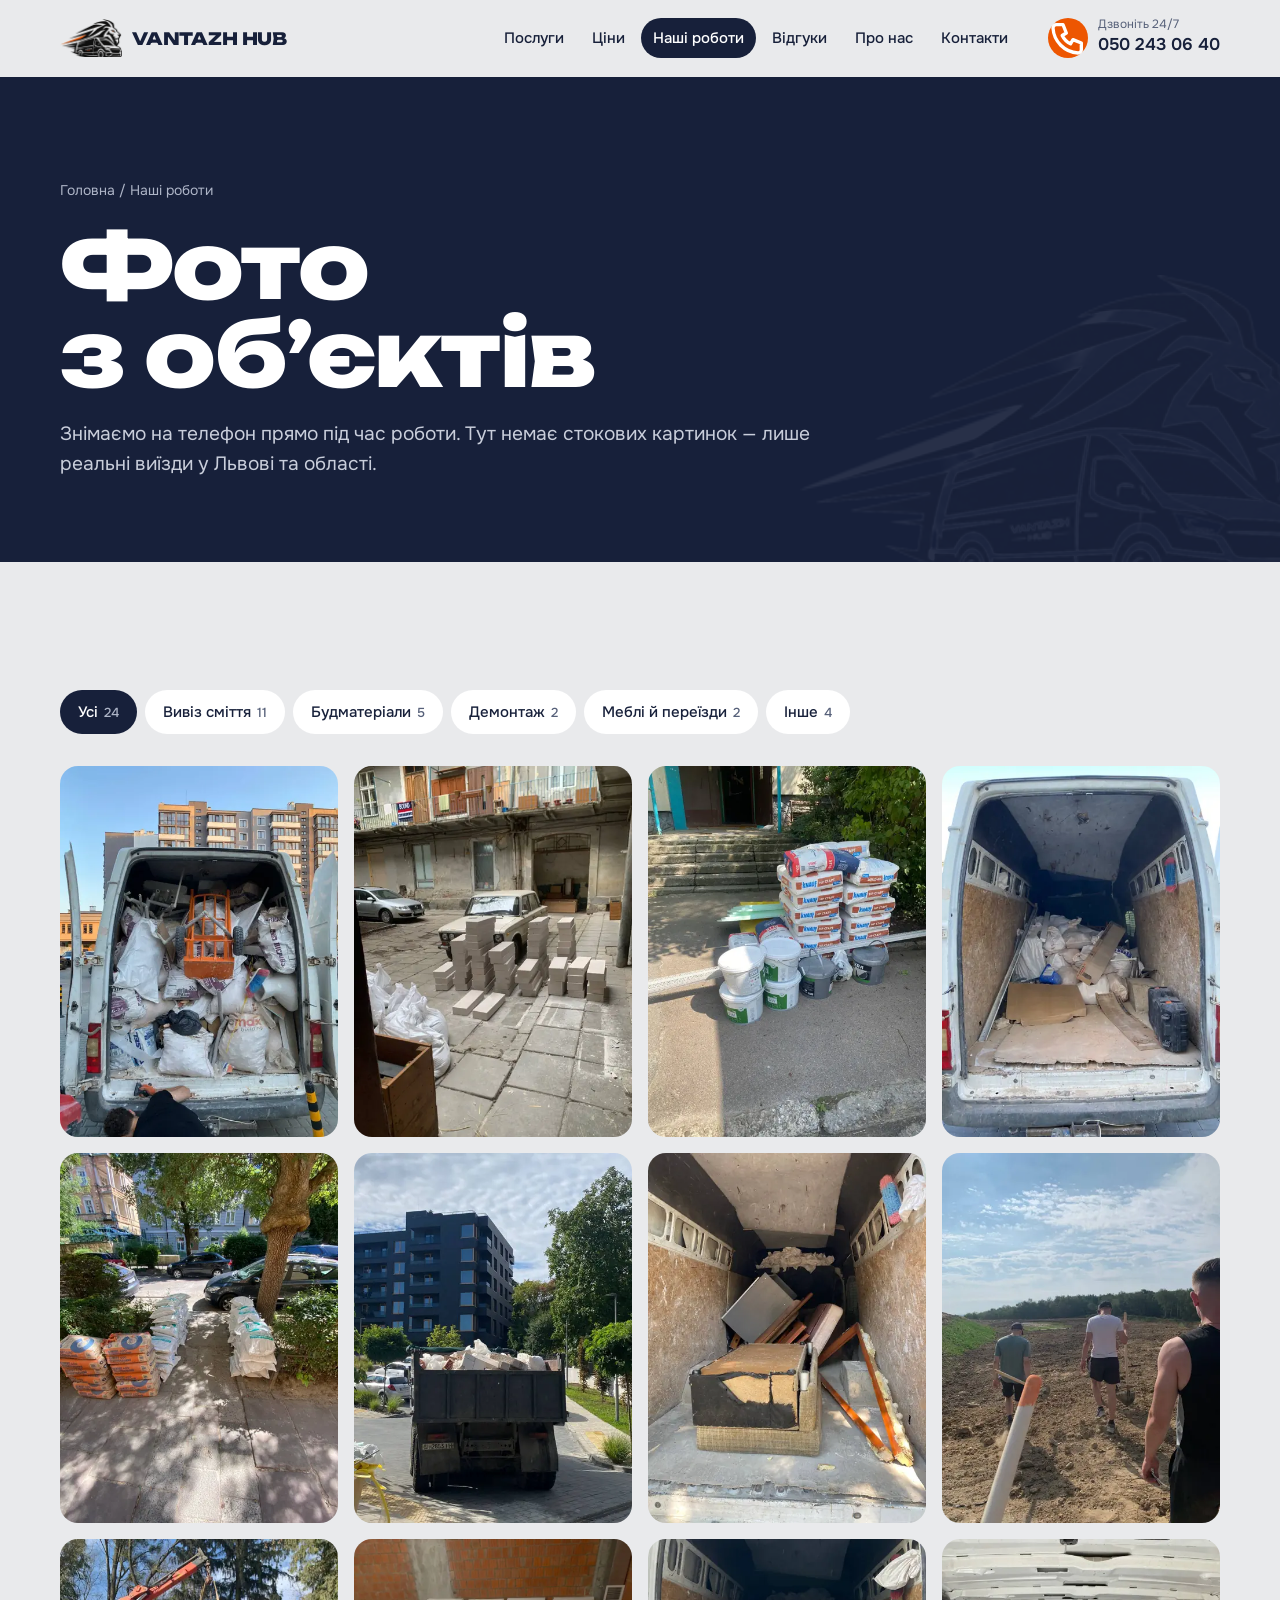
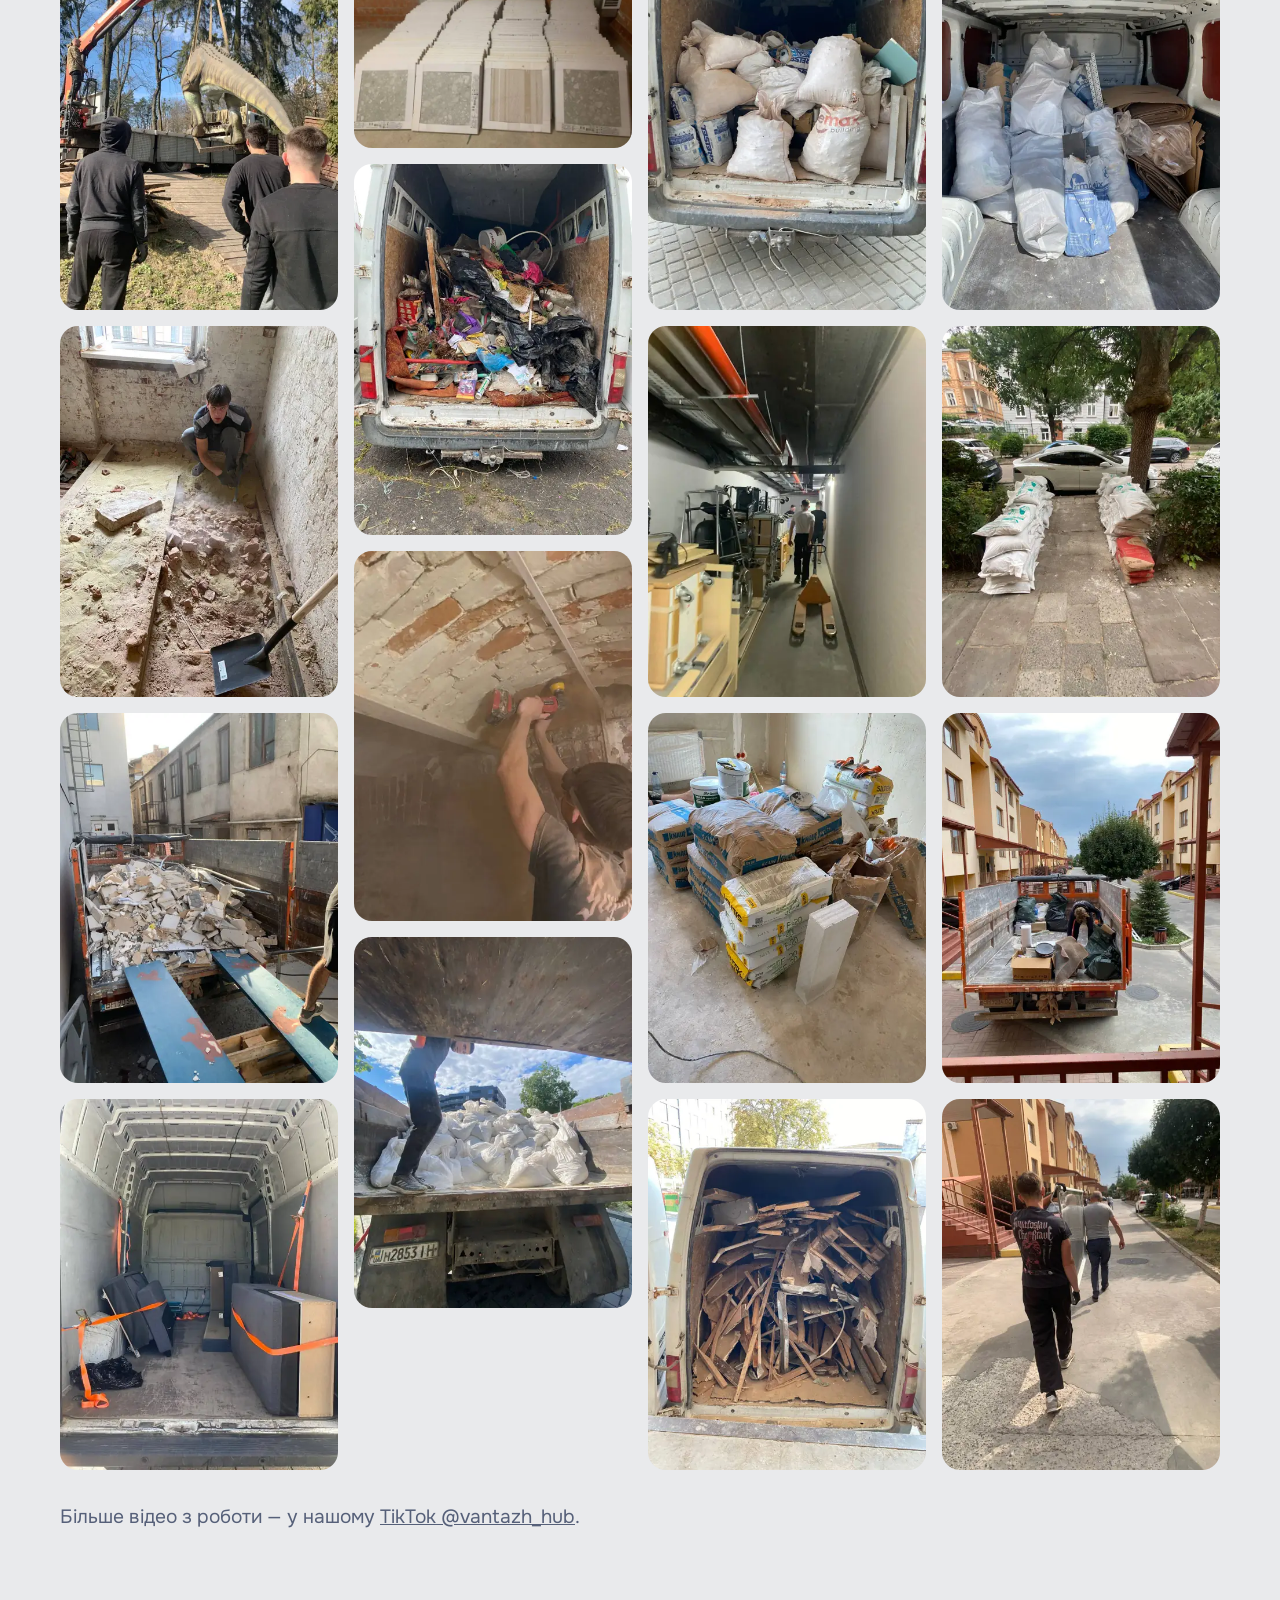
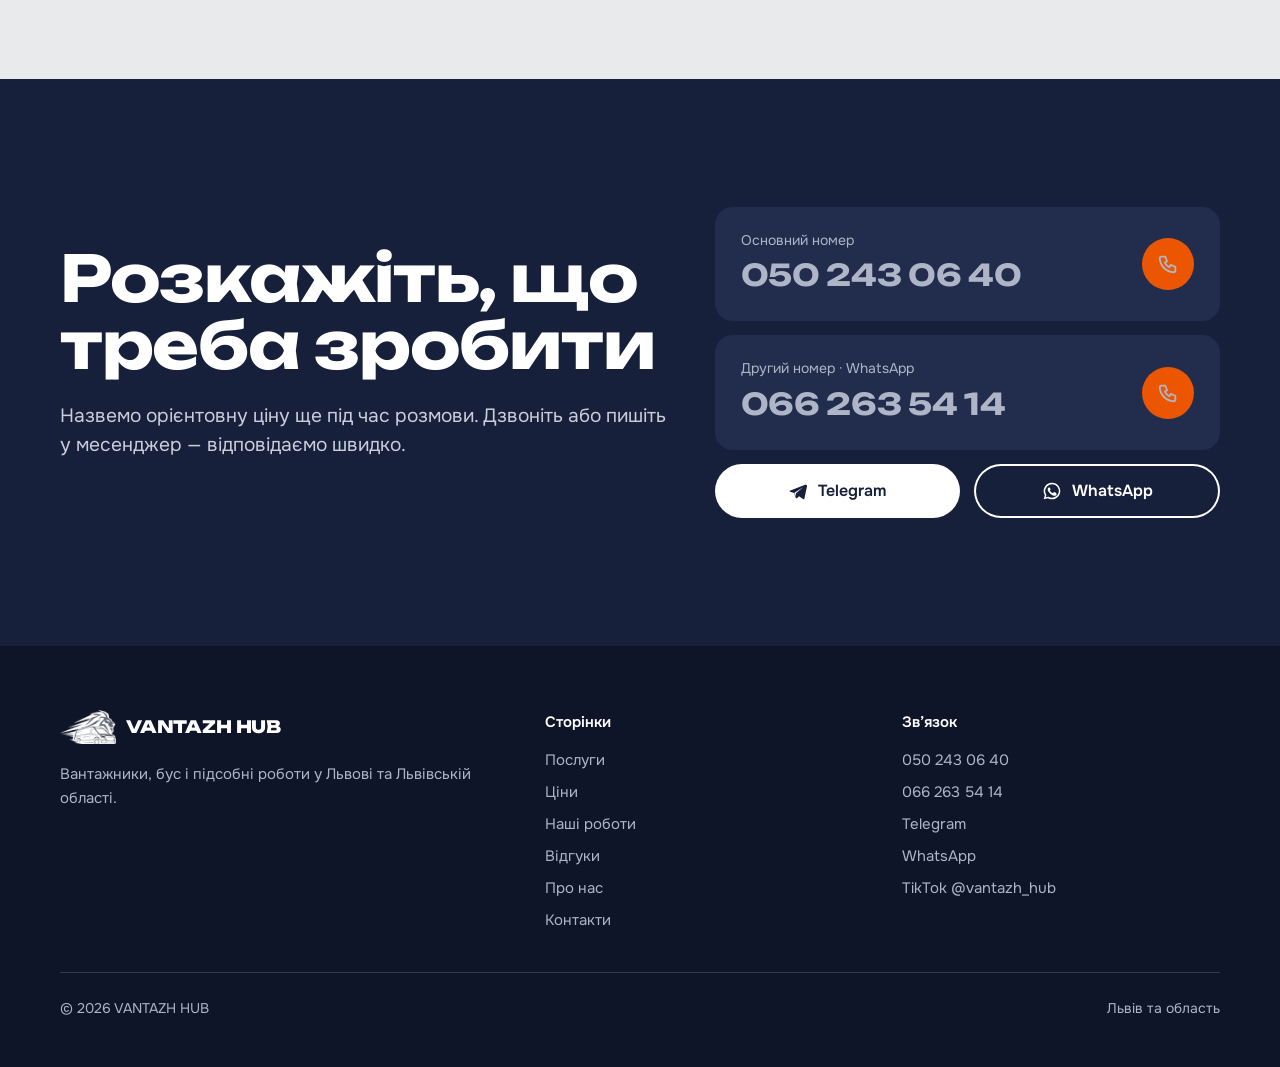
<file: Тест/testvlad-main/roboty.html>
<!DOCTYPE html>
<html lang="uk">
<head>
<meta charset="UTF-8">
<meta name="viewport" content="width=device-width, initial-scale=1, viewport-fit=cover">
<title>Наші роботи — фото виконаних замовлень | VANTAZH HUB</title>
<meta name="description" content="Фото реальних замовлень VANTAZH HUB у Львові: вивіз будсміття, підйом будматеріалів, демонтаж, перевезення меблів та нестандартних вантажів.">
<link rel="canonical" href="https://vantazhhub.lviv.ua/roboty.html">
<meta name="theme-color" content="#17203A">
<meta property="og:type" content="website">
<meta property="og:site_name" content="VANTAZH HUB">
<meta property="og:locale" content="uk_UA">
<meta property="og:title" content="Наші роботи — фото виконаних замовлень | VANTAZH HUB">
<meta property="og:description" content="Фото реальних замовлень VANTAZH HUB у Львові: вивіз будсміття, підйом будматеріалів, демонтаж, перевезення меблів та нестандартних вантажів.">
<meta property="og:url" content="https://vantazhhub.lviv.ua/roboty.html">
<meta property="og:image" content="https://vantazhhub.lviv.ua/img/og.jpg">
<meta name="twitter:card" content="summary_large_image">
<link rel="icon" type="image/png" href="img/favicon.png">
<link rel="apple-touch-icon" href="img/favicon.png">
<link rel="preload" href="assets/fonts/unbounded.woff" as="font" type="font/woff" crossorigin>
<link rel="preload" href="assets/fonts/onest.woff" as="font" type="font/woff" crossorigin>
<link rel="stylesheet" href="assets/style.css?v=3">
<script>try{if(sessionStorage.getItem('vh-shutter')==='1'&&!matchMedia('(prefers-reduced-motion: reduce)').matches)document.documentElement.classList.add('arriving')}catch(e){}</script>
<script async src="https://www.googletagmanager.com/gtag/js?id=G-BR3HJHEDF2"></script>
<script>window.dataLayer=window.dataLayer||[];function gtag(){dataLayer.push(arguments);}gtag('js',new Date());gtag('config','G-BR3HJHEDF2');</script>
<script type="application/ld+json">{"@context": "https://schema.org", "@type": "MovingCompany", "name": "VANTAZH HUB", "url": "https://vantazhhub.lviv.ua/", "image": "https://vantazhhub.lviv.ua/img/og.jpg", "logo": "https://vantazhhub.lviv.ua/img/logo.png", "telephone": ["+380502430640", "+380662635414"], "areaServed": [{"@type": "City", "name": "Львів"}, {"@type": "AdministrativeArea", "name": "Львівська область"}], "address": {"@type": "PostalAddress", "addressLocality": "Львів", "addressCountry": "UA"}, "priceRange": "від 250 грн/год", "sameAs": ["https://www.tiktok.com/@vantazh_hub", "https://t.me/yura03049"], "openingHours": "Mo-Su 00:00-23:59"}</script>
</head>
<body>
<div class="shutter" aria-hidden="true"><img src="img/mark.png" alt=""></div>
<a class="sr" href="#main">Перейти до змісту</a>
<header class="hdr">
  <div class="wrap">
    <a class="brand" href="index.html" aria-label="VANTAZH HUB — на головну"><img src="img/mark.png" alt="" width="62" height="38"><b>VANTAZH<span> </span>HUB</b></a>
    <nav class="nav" aria-label="Основне меню"><a href="posluhy.html">Послуги</a><a href="tsiny.html">Ціни</a><a href="roboty.html" aria-current=page>Наші роботи</a><a href="vidguky.html">Відгуки</a><a href="pro-nas.html">Про нас</a><a href="kontakty.html">Контакти</a></nav>
    <a class="hdr-call" href="tel:+380502430640"><span class="ic"><svg viewBox="0 0 24 24" fill="none" stroke="currentColor" stroke-width="2" stroke-linecap="round" stroke-linejoin="round" aria-hidden="true"><path d="M5 4h4l2 5-2.5 1.5a11 11 0 0 0 5 5L15 13l5 2v4a2 2 0 0 1-2 2A16 16 0 0 1 3 6a2 2 0 0 1 2-2"/></svg></span><span><small>Дзвоніть 24/7</small>050 243 06 40</span></a>
    <button class="burger" aria-label="Відкрити меню" aria-expanded="false" aria-controls="mnav"><i></i></button>
  </div>
</header>
<nav class="mnav" id="mnav" aria-label="Мобільне меню">
  <a href="index.html">Головна</a>
  <a href="posluhy.html">Послуги</a><a href="tsiny.html">Ціни</a><a href="roboty.html" aria-current=page>Наші роботи</a><a href="vidguky.html">Відгуки</a><a href="pro-nas.html">Про нас</a><a href="kontakty.html">Контакти</a>
  <div class="mnav-phones"><a href="tel:+380502430640">050 243 06 40</a><a href="tel:+380662635414">066 263 54 14</a></div>
</nav>
<main id="main">
<section class="phead">
  <img class="phead-mark" src="img/mark.png" alt="" aria-hidden="true">
  <div class="wrap">
    <p class="crumbs"><a href="index.html">Головна</a> / Наші роботи</p>
    <h1><span class="ln"><span>Фото</span></span><span class="ln"><span>з об’єктів</span></span></h1>
    <p class="lead">Знімаємо на телефон прямо під час роботи. Тут немає стокових картинок — лише реальні виїзди у Львові та області.</p>
    
  </div>
</section>
<section class="sec">
  <div class="wrap">
    <div class="filters" role="group" aria-label="Фільтр робіт"><button type="button" data-f="all" aria-pressed="true">Усі<span>24</span></button><button type="button" data-f="smittya" aria-pressed="false">Вивіз сміття<span>11</span></button><button type="button" data-f="budmat" aria-pressed="false">Будматеріали<span>5</span></button><button type="button" data-f="demontazh" aria-pressed="false">Демонтаж<span>2</span></button><button type="button" data-f="pereizd" aria-pressed="false">Меблі й переїзди<span>2</span></button><button type="button" data-f="inshe" aria-pressed="false">Інше<span>4</span></button></div>
    <div class="works"><figure class="work" data-cat="smittya" data-full="img/down.webp" tabindex="0" role="button" aria-label="Відкрити фото: Бус, завантажений мішками після ремонту"><img src="img/down-s.webp" width="480" height="640" alt="Бус, завантажений мішками після ремонту" loading="lazy" decoding="async"><figcaption>Бус, завантажений мішками після ремонту</figcaption></figure><figure class="work" data-cat="budmat" data-full="img/first1.webp" tabindex="0" role="button" aria-label="Відкрити фото: Будматеріали біля під’їзду"><img src="img/first1-s.webp" width="480" height="640" alt="Будматеріали біля під’їзду" loading="lazy" decoding="async"><figcaption>Будматеріали біля під’їзду</figcaption></figure><figure class="work" data-cat="inshe" data-full="img/dinosaur.webp" tabindex="0" role="button" aria-label="Відкрити фото: Переміщення скульптури динозавра маніпулятором"><img src="img/dinosaur-s.webp" width="480" height="640" alt="Переміщення скульптури динозавра маніпулятором" loading="lazy" decoding="async"><figcaption>Переміщення скульптури динозавра маніпулятором</figcaption></figure><figure class="work" data-cat="demontazh" data-full="img/third2.webp" tabindex="0" role="button" aria-label="Відкрити фото: Демонтаж підлоги"><img src="img/third2-s.webp" width="480" height="640" alt="Демонтаж підлоги" loading="lazy" decoding="async"><figcaption>Демонтаж підлоги</figcaption></figure><figure class="work" data-cat="smittya" data-full="img/gallery2.webp" tabindex="0" role="button" aria-label="Відкрити фото: Уламки плитки в кузові"><img src="img/gallery2-s.webp" width="480" height="640" alt="Уламки плитки в кузові" loading="lazy" decoding="async"><figcaption>Уламки плитки в кузові</figcaption></figure><figure class="work" data-cat="pereizd" data-full="img/office.webp" tabindex="0" role="button" aria-label="Відкрити фото: Меблі закріплені ременями в бусі"><img src="img/office-s.webp" width="480" height="640" alt="Меблі закріплені ременями в бусі" loading="lazy" decoding="async"><figcaption>Меблі закріплені ременями в бусі</figcaption></figure><figure class="work" data-cat="budmat" data-full="img/gallery8.webp" tabindex="0" role="button" aria-label="Відкрити фото: Газоблок, розвантажений у дворі"><img src="img/gallery8-s.webp" width="480" height="640" alt="Газоблок, розвантажений у дворі" loading="lazy" decoding="async"><figcaption>Газоблок, розвантажений у дворі</figcaption></figure><figure class="work" data-cat="smittya" data-full="img/down2.webp" tabindex="0" role="button" aria-label="Відкрити фото: Самоскид із будсміттям"><img src="img/down2-s.webp" width="480" height="640" alt="Самоскид із будсміттям" loading="lazy" decoding="async"><figcaption>Самоскид із будсміттям</figcaption></figure><figure class="work" data-cat="budmat" data-full="img/first2.webp" tabindex="0" role="button" aria-label="Відкрити фото: Плитка на об’єкті"><img src="img/first2-s.webp" width="640" height="480" alt="Плитка на об’єкті" loading="lazy" decoding="async"><figcaption>Плитка на об’єкті</figcaption></figure><figure class="work" data-cat="smittya" data-full="img/gallery7.webp" tabindex="0" role="button" aria-label="Відкрити фото: Вивіз старих речей і сміття"><img src="img/gallery7-s.webp" width="480" height="640" alt="Вивіз старих речей і сміття" loading="lazy" decoding="async"><figcaption>Вивіз старих речей і сміття</figcaption></figure><figure class="work" data-cat="demontazh" data-full="img/third1.webp" tabindex="0" role="button" aria-label="Відкрити фото: Демонтаж стелі"><img src="img/third1-s.webp" width="480" height="640" alt="Демонтаж стелі" loading="lazy" decoding="async"><figcaption>Демонтаж стелі</figcaption></figure><figure class="work" data-cat="smittya" data-full="img/slider2.webp" tabindex="0" role="button" aria-label="Відкрити фото: Розвантаження мішків з кузова"><img src="img/slider2-s.webp" width="480" height="640" alt="Розвантаження мішків з кузова" loading="lazy" decoding="async"><figcaption>Розвантаження мішків з кузова</figcaption></figure><figure class="work" data-cat="budmat" data-full="img/gallery6.webp" tabindex="0" role="button" aria-label="Відкрити фото: Суміші та фарба біля входу"><img src="img/gallery6-s.webp" width="480" height="640" alt="Суміші та фарба біля входу" loading="lazy" decoding="async"><figcaption>Суміші та фарба біля входу</figcaption></figure><figure class="work" data-cat="pereizd" data-full="img/second4.webp" tabindex="0" role="button" aria-label="Відкрити фото: Меблі на вивіз"><img src="img/second4-s.webp" width="480" height="640" alt="Меблі на вивіз" loading="lazy" decoding="async"><figcaption>Меблі на вивіз</figcaption></figure><figure class="work" data-cat="smittya" data-full="img/gallery5.webp" tabindex="0" role="button" aria-label="Відкрити фото: Мішки з будсміттям у бусі"><img src="img/gallery5-s.webp" width="480" height="640" alt="Мішки з будсміттям у бусі" loading="lazy" decoding="async"><figcaption>Мішки з будсміттям у бусі</figcaption></figure><figure class="work" data-cat="inshe" data-full="img/second1.webp" tabindex="0" role="button" aria-label="Відкрити фото: Складські роботи"><img src="img/second1-s.webp" width="480" height="640" alt="Складські роботи" loading="lazy" decoding="async"><figcaption>Складські роботи</figcaption></figure><figure class="work" data-cat="budmat" data-full="img/slider3.webp" tabindex="0" role="button" aria-label="Відкрити фото: Будматеріали в квартирі"><img src="img/slider3-s.webp" width="480" height="640" alt="Будматеріали в квартирі" loading="lazy" decoding="async"><figcaption>Будматеріали в квартирі</figcaption></figure><figure class="work" data-cat="smittya" data-full="img/second3.webp" tabindex="0" role="button" aria-label="Відкрити фото: Дерев’яні залишки після демонтажу"><img src="img/second3-s.webp" width="480" height="640" alt="Дерев’яні залишки після демонтажу" loading="lazy" decoding="async"><figcaption>Дерев’яні залишки після демонтажу</figcaption></figure><figure class="work" data-cat="smittya" data-full="img/gallery1.webp" tabindex="0" role="button" aria-label="Відкрити фото: Залишки ремонту в бусі"><img src="img/gallery1-s.webp" width="480" height="640" alt="Залишки ремонту в бусі" loading="lazy" decoding="async"><figcaption>Залишки ремонту в бусі</figcaption></figure><figure class="work" data-cat="inshe" data-full="img/gallery10.webp" tabindex="0" role="button" aria-label="Відкрити фото: Робота на ділянці"><img src="img/gallery10-s.webp" width="480" height="640" alt="Робота на ділянці" loading="lazy" decoding="async"><figcaption>Робота на ділянці</figcaption></figure><figure class="work" data-cat="smittya" data-full="img/gallery4.webp" tabindex="0" role="button" aria-label="Відкрити фото: Мішки та картон після ремонту"><img src="img/gallery4-s.webp" width="480" height="640" alt="Мішки та картон після ремонту" loading="lazy" decoding="async"><figcaption>Мішки та картон після ремонту</figcaption></figure><figure class="work" data-cat="smittya" data-full="img/slider4.webp" tabindex="0" role="button" aria-label="Відкрити фото: Мішки, підготовлені до вивозу"><img src="img/slider4-s.webp" width="480" height="640" alt="Мішки, підготовлені до вивозу" loading="lazy" decoding="async"><figcaption>Мішки, підготовлені до вивозу</figcaption></figure><figure class="work" data-cat="smittya" data-full="img/gallery3.webp" tabindex="0" role="button" aria-label="Відкрити фото: Вивіз з приватного будинку"><img src="img/gallery3-s.webp" width="480" height="640" alt="Вивіз з приватного будинку" loading="lazy" decoding="async"><figcaption>Вивіз з приватного будинку</figcaption></figure><figure class="work" data-cat="inshe" data-full="img/second2.webp" tabindex="0" role="button" aria-label="Відкрити фото: Переносимо по вулиці"><img src="img/second2-s.webp" width="480" height="640" alt="Переносимо по вулиці" loading="lazy" decoding="async"><figcaption>Переносимо по вулиці</figcaption></figure></div>
    <p class="lead" style="margin-top:32px">Більше відео з роботи — у нашому <a href="https://www.tiktok.com/@vantazh_hub" target="_blank" rel="noopener">TikTok @vantazh_hub</a>.</p>
  </div>
</section>
<div class="lb" role="dialog" aria-modal="true" aria-label="Перегляд фото">
  <button class="rbtn lb-x" aria-label="Закрити"><svg viewBox="0 0 24 24" fill="none" stroke="currentColor" stroke-width="2.2" stroke-linecap="round" aria-hidden="true"><path d="M6 6l12 12M18 6 6 18"/></svg></button>
  <img alt="">
  <div class="lb-bar"><button class="rbtn" data-dir="prev" aria-label="Попереднє фото"><svg viewBox="0 0 24 24" fill="none" stroke="currentColor" stroke-width="2.2" stroke-linecap="round" stroke-linejoin="round" aria-hidden="true"><path d="M15 5l-7 7 7 7"/></svg></button><p></p><button class="rbtn" data-dir="next" aria-label="Наступне фото"><svg viewBox="0 0 24 24" fill="none" stroke="currentColor" stroke-width="2.2" stroke-linecap="round" stroke-linejoin="round" aria-hidden="true"><path d="M9 5l7 7-7 7"/></svg></button></div>
</div>
<section class="sec inv cta">
  <div class="wrap">
    <div><h2>Розкажіть, що треба зробити</h2><p class="lead" style="margin-top:22px">Назвемо орієнтовну ціну ще під час розмови. Дзвоніть або пишіть у месенджер — відповідаємо швидко.</p></div>
    <div class="phones">
      <a class="phone-big" href="tel:+380502430640"><span><span>Основний номер</span><b>050 243 06 40</b></span><span class="ic"><svg viewBox="0 0 24 24" fill="none" stroke="currentColor" stroke-width="2" stroke-linecap="round" stroke-linejoin="round" aria-hidden="true"><path d="M5 4h4l2 5-2.5 1.5a11 11 0 0 0 5 5L15 13l5 2v4a2 2 0 0 1-2 2A16 16 0 0 1 3 6a2 2 0 0 1 2-2"/></svg></span></a>
      <a class="phone-big" href="tel:+380662635414"><span><span>Другий номер · WhatsApp</span><b>066 263 54 14</b></span><span class="ic"><svg viewBox="0 0 24 24" fill="none" stroke="currentColor" stroke-width="2" stroke-linecap="round" stroke-linejoin="round" aria-hidden="true"><path d="M5 4h4l2 5-2.5 1.5a11 11 0 0 0 5 5L15 13l5 2v4a2 2 0 0 1-2 2A16 16 0 0 1 3 6a2 2 0 0 1 2-2"/></svg></span></a>
      <div class="msgs"><a class="btn btn-w" href="https://t.me/yura03049" target="_blank" rel="noopener"><svg viewBox="0 0 24 24" fill="currentColor" aria-hidden="true"><path d="M21.4 4.2 2.9 11.3c-1.3.5-1.2 1.3-.2 1.6l4.7 1.5 1.8 5.6c.2.6.4.8.9.8.4 0 .6-.2.9-.4l2.3-2.2 4.7 3.5c.9.5 1.5.2 1.7-.8l3.1-14.6c.3-1.3-.5-1.9-1.4-1.5ZM9.6 14.6l-.4 4 -1.4-4.6 10.3-6.5-8.5 7.1Z"/></svg> Telegram</a><a class="btn btn-g" href="https://wa.me/380662635414" target="_blank" rel="noopener"><svg viewBox="0 0 24 24" fill="currentColor" aria-hidden="true"><path d="M12 2a10 10 0 0 0-8.6 15.1L2 22l5-1.3A10 10 0 1 0 12 2Zm0 18.2a8.2 8.2 0 0 1-4.2-1.2l-.3-.2-3 .8.8-2.9-.2-.3A8.2 8.2 0 1 1 12 20.2Zm4.5-6.1c-.2-.1-1.5-.7-1.7-.8-.2-.1-.4-.1-.6.1l-.8 1c-.1.2-.3.2-.5.1a6.7 6.7 0 0 1-3.3-2.9c-.3-.4.3-.4.7-1.3.1-.2 0-.3 0-.4l-.8-1.8c-.2-.5-.4-.4-.6-.4h-.5a1 1 0 0 0-.7.3 3 3 0 0 0-.9 2.2 5.2 5.2 0 0 0 1.1 2.8 11.9 11.9 0 0 0 4.6 4c1.7.7 2.3.8 3.2.6.5-.1 1.5-.6 1.7-1.2.2-.6.2-1.1.1-1.2l-.4-.2Z"/></svg> WhatsApp</a></div>
    </div>
  </div>
</section>
</main>
<footer class="ftr">
  <div class="wrap">
    <div>
      <a class="brand" href="index.html"><img src="img/mark.png" alt="" width="56" height="34"><b>VANTAZH HUB</b></a>
      <p style="margin-top:18px">Вантажники, бус і підсобні роботи у Львові та Львівській області.</p>
    </div>
    <div><h4>Сторінки</h4><ul><li><a href="posluhy.html">Послуги</a></li><li><a href="tsiny.html">Ціни</a></li><li><a href="roboty.html">Наші роботи</a></li><li><a href="vidguky.html">Відгуки</a></li><li><a href="pro-nas.html">Про нас</a></li><li><a href="kontakty.html">Контакти</a></li></ul></div>
    <div><h4>Зв’язок</h4><ul>
      <li><a href="tel:+380502430640">050 243 06 40</a></li><li><a href="tel:+380662635414">066 263 54 14</a></li>
      <li><a href="https://t.me/yura03049" target="_blank" rel="noopener">Telegram</a></li><li><a href="https://wa.me/380662635414" target="_blank" rel="noopener">WhatsApp</a></li>
      <li><a href="https://www.tiktok.com/@vantazh_hub" target="_blank" rel="noopener">TikTok @vantazh_hub</a></li></ul></div>
    <div class="copy"><span>© <span data-year>2026</span> VANTAZH HUB</span><span>Львів та область</span></div>
  </div>
</footer>
<div class="mbar" aria-label="Швидкий зв’язок">
  <a href="tel:+380502430640"><svg viewBox="0 0 24 24" fill="none" stroke="currentColor" stroke-width="2" stroke-linecap="round" stroke-linejoin="round" aria-hidden="true"><path d="M5 4h4l2 5-2.5 1.5a11 11 0 0 0 5 5L15 13l5 2v4a2 2 0 0 1-2 2A16 16 0 0 1 3 6a2 2 0 0 1 2-2"/></svg> Подзвонити</a>
  <a href="https://t.me/yura03049" target="_blank" rel="noopener" aria-label="Telegram"><svg viewBox="0 0 24 24" fill="currentColor" aria-hidden="true"><path d="M21.4 4.2 2.9 11.3c-1.3.5-1.2 1.3-.2 1.6l4.7 1.5 1.8 5.6c.2.6.4.8.9.8.4 0 .6-.2.9-.4l2.3-2.2 4.7 3.5c.9.5 1.5.2 1.7-.8l3.1-14.6c.3-1.3-.5-1.9-1.4-1.5ZM9.6 14.6l-.4 4 -1.4-4.6 10.3-6.5-8.5 7.1Z"/></svg> Telegram</a>
  <a href="https://wa.me/380662635414" target="_blank" rel="noopener" aria-label="WhatsApp"><svg viewBox="0 0 24 24" fill="currentColor" aria-hidden="true"><path d="M12 2a10 10 0 0 0-8.6 15.1L2 22l5-1.3A10 10 0 1 0 12 2Zm0 18.2a8.2 8.2 0 0 1-4.2-1.2l-.3-.2-3 .8.8-2.9-.2-.3A8.2 8.2 0 1 1 12 20.2Zm4.5-6.1c-.2-.1-1.5-.7-1.7-.8-.2-.1-.4-.1-.6.1l-.8 1c-.1.2-.3.2-.5.1a6.7 6.7 0 0 1-3.3-2.9c-.3-.4.3-.4.7-1.3.1-.2 0-.3 0-.4l-.8-1.8c-.2-.5-.4-.4-.6-.4h-.5a1 1 0 0 0-.7.3 3 3 0 0 0-.9 2.2 5.2 5.2 0 0 0 1.1 2.8 11.9 11.9 0 0 0 4.6 4c1.7.7 2.3.8 3.2.6.5-.1 1.5-.6 1.7-1.2.2-.6.2-1.1.1-1.2l-.4-.2Z"/></svg> WhatsApp</a>
</div>
<div class="peek" aria-hidden="true"><img alt=""></div>
<script src="assets/reviews.js?v=3"></script>
<script src="assets/main.js?v=3"></script>
</body>
</html>
</file>
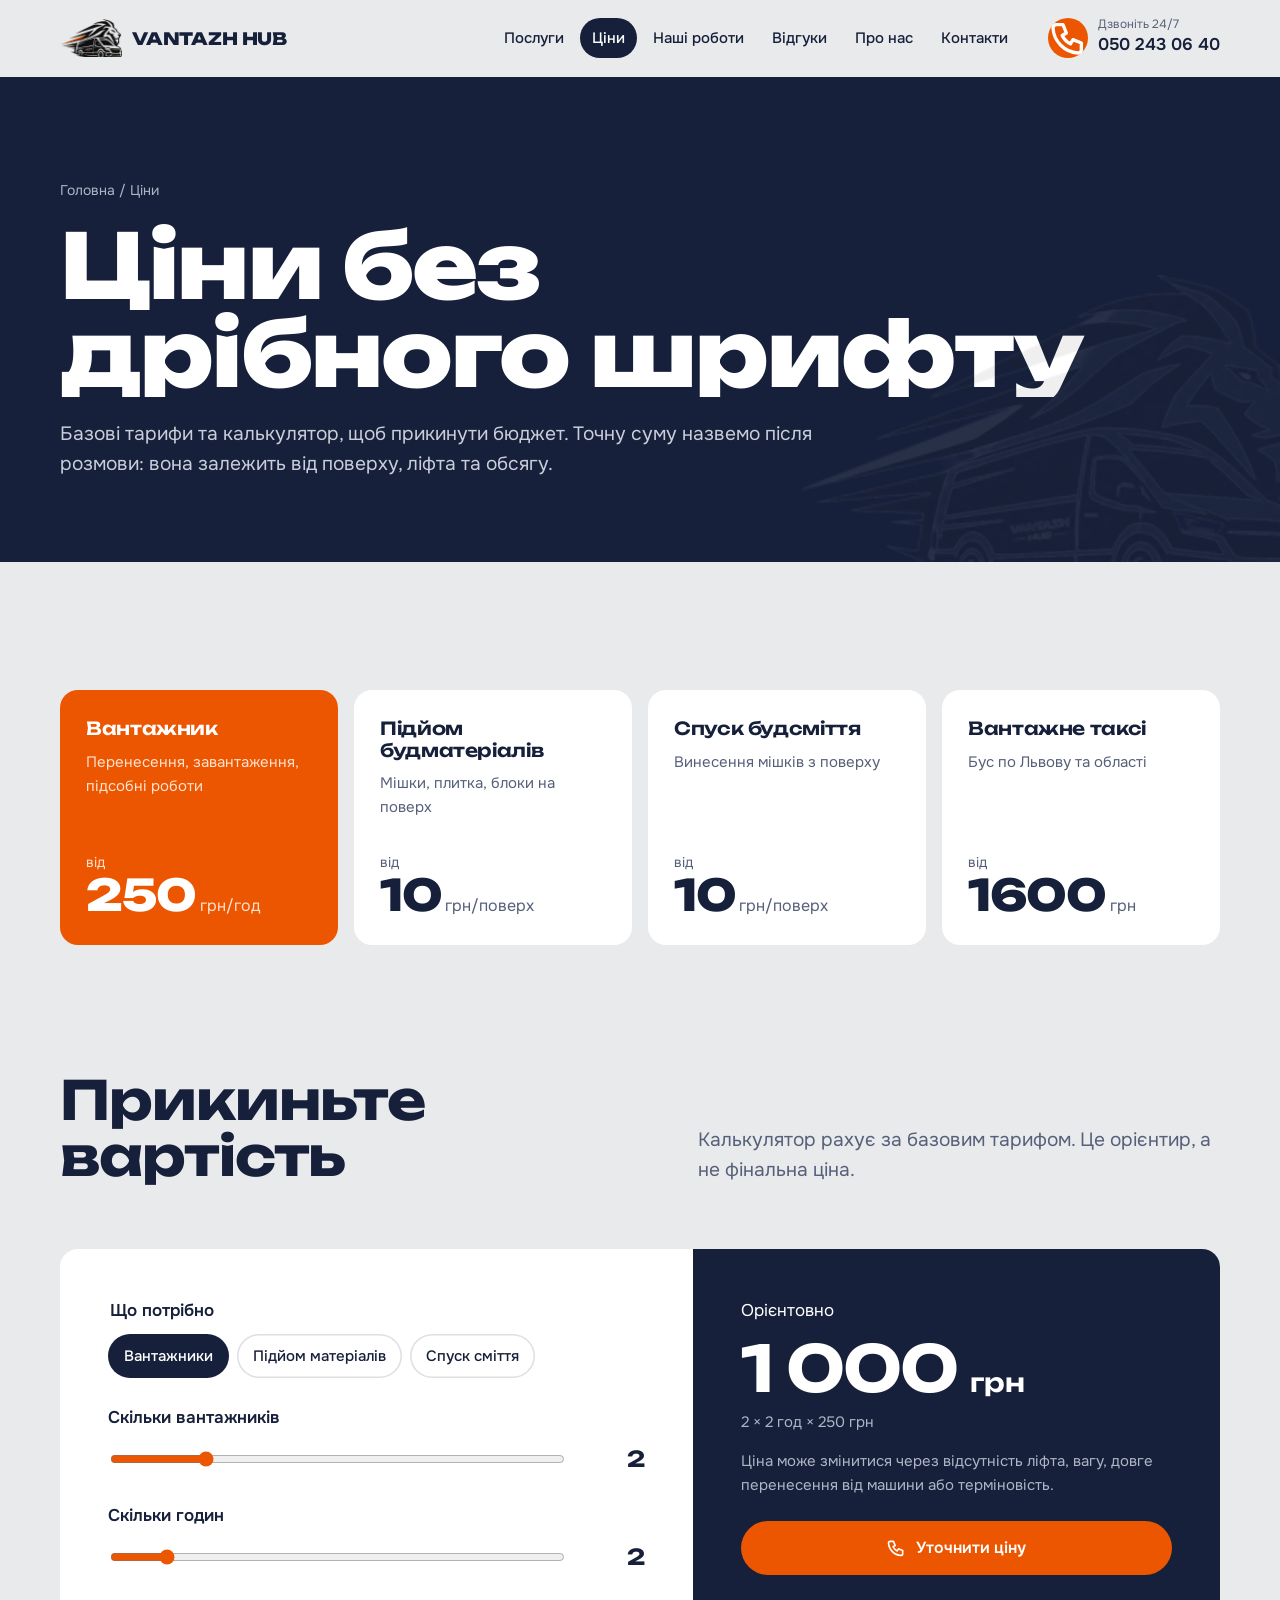
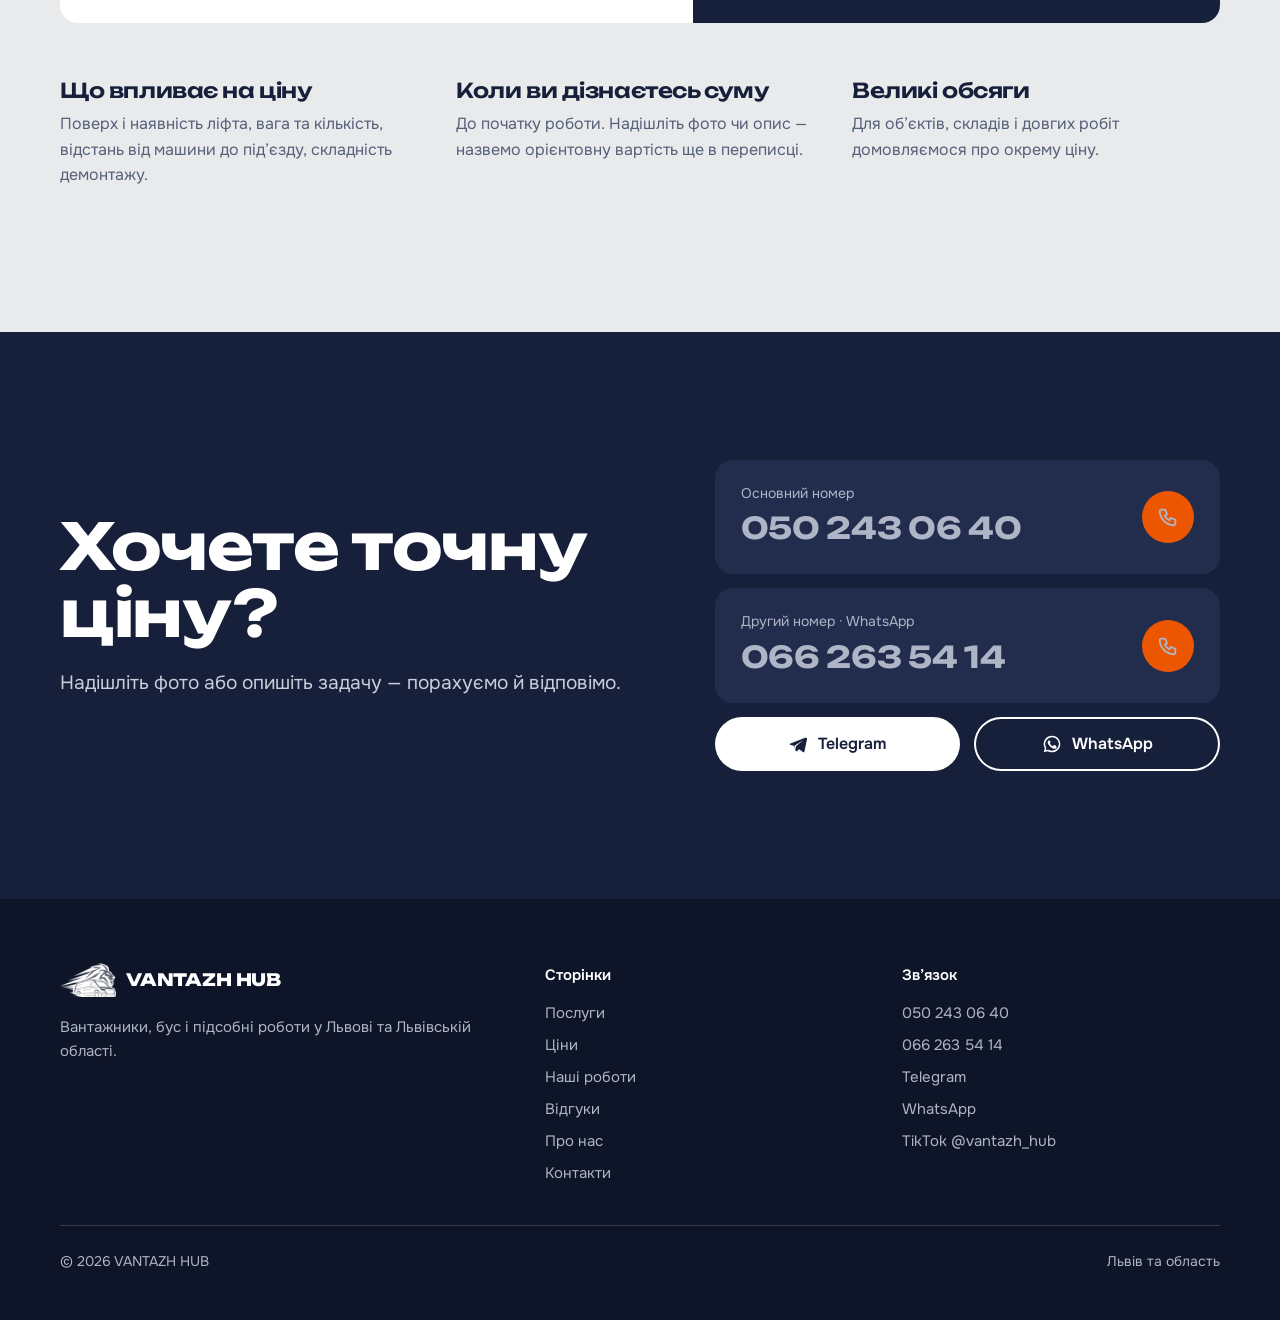
<file: Тест/testvlad-main/tsiny.html>
<!DOCTYPE html>
<html lang="uk">
<head>
<meta charset="UTF-8">
<meta name="viewport" content="width=device-width, initial-scale=1, viewport-fit=cover">
<title>Ціни на послуги вантажників у Львові — VANTAZH HUB</title>
<meta name="description" content="Тарифи VANTAZH HUB: вантажники від 250 грн/год, підйом будматеріалів і спуск сміття від 10 грн/поверх, вантажне таксі від 1600 грн. Калькулятор вартості.">
<link rel="canonical" href="https://vantazhhub.lviv.ua/tsiny.html">
<meta name="theme-color" content="#17203A">
<meta property="og:type" content="website">
<meta property="og:site_name" content="VANTAZH HUB">
<meta property="og:locale" content="uk_UA">
<meta property="og:title" content="Ціни на послуги вантажників у Львові — VANTAZH HUB">
<meta property="og:description" content="Тарифи VANTAZH HUB: вантажники від 250 грн/год, підйом будматеріалів і спуск сміття від 10 грн/поверх, вантажне таксі від 1600 грн. Калькулятор вартості.">
<meta property="og:url" content="https://vantazhhub.lviv.ua/tsiny.html">
<meta property="og:image" content="https://vantazhhub.lviv.ua/img/og.jpg">
<meta name="twitter:card" content="summary_large_image">
<link rel="icon" type="image/png" href="img/favicon.png">
<link rel="apple-touch-icon" href="img/favicon.png">
<link rel="preload" href="assets/fonts/unbounded.woff" as="font" type="font/woff" crossorigin>
<link rel="preload" href="assets/fonts/onest.woff" as="font" type="font/woff" crossorigin>
<link rel="stylesheet" href="assets/style.css?v=3">
<script>try{if(sessionStorage.getItem('vh-shutter')==='1'&&!matchMedia('(prefers-reduced-motion: reduce)').matches)document.documentElement.classList.add('arriving')}catch(e){}</script>
<script async src="https://www.googletagmanager.com/gtag/js?id=G-BR3HJHEDF2"></script>
<script>window.dataLayer=window.dataLayer||[];function gtag(){dataLayer.push(arguments);}gtag('js',new Date());gtag('config','G-BR3HJHEDF2');</script>
<script type="application/ld+json">{"@context": "https://schema.org", "@type": "MovingCompany", "name": "VANTAZH HUB", "url": "https://vantazhhub.lviv.ua/", "image": "https://vantazhhub.lviv.ua/img/og.jpg", "logo": "https://vantazhhub.lviv.ua/img/logo.png", "telephone": ["+380502430640", "+380662635414"], "areaServed": [{"@type": "City", "name": "Львів"}, {"@type": "AdministrativeArea", "name": "Львівська область"}], "address": {"@type": "PostalAddress", "addressLocality": "Львів", "addressCountry": "UA"}, "priceRange": "від 250 грн/год", "sameAs": ["https://www.tiktok.com/@vantazh_hub", "https://t.me/yura03049"], "openingHours": "Mo-Su 00:00-23:59"}</script>
</head>
<body>
<div class="shutter" aria-hidden="true"><img src="img/mark.png" alt=""></div>
<a class="sr" href="#main">Перейти до змісту</a>
<header class="hdr">
  <div class="wrap">
    <a class="brand" href="index.html" aria-label="VANTAZH HUB — на головну"><img src="img/mark.png" alt="" width="62" height="38"><b>VANTAZH<span> </span>HUB</b></a>
    <nav class="nav" aria-label="Основне меню"><a href="posluhy.html">Послуги</a><a href="tsiny.html" aria-current=page>Ціни</a><a href="roboty.html">Наші роботи</a><a href="vidguky.html">Відгуки</a><a href="pro-nas.html">Про нас</a><a href="kontakty.html">Контакти</a></nav>
    <a class="hdr-call" href="tel:+380502430640"><span class="ic"><svg viewBox="0 0 24 24" fill="none" stroke="currentColor" stroke-width="2" stroke-linecap="round" stroke-linejoin="round" aria-hidden="true"><path d="M5 4h4l2 5-2.5 1.5a11 11 0 0 0 5 5L15 13l5 2v4a2 2 0 0 1-2 2A16 16 0 0 1 3 6a2 2 0 0 1 2-2"/></svg></span><span><small>Дзвоніть 24/7</small>050 243 06 40</span></a>
    <button class="burger" aria-label="Відкрити меню" aria-expanded="false" aria-controls="mnav"><i></i></button>
  </div>
</header>
<nav class="mnav" id="mnav" aria-label="Мобільне меню">
  <a href="index.html">Головна</a>
  <a href="posluhy.html">Послуги</a><a href="tsiny.html" aria-current=page>Ціни</a><a href="roboty.html">Наші роботи</a><a href="vidguky.html">Відгуки</a><a href="pro-nas.html">Про нас</a><a href="kontakty.html">Контакти</a>
  <div class="mnav-phones"><a href="tel:+380502430640">050 243 06 40</a><a href="tel:+380662635414">066 263 54 14</a></div>
</nav>
<main id="main">
<section class="phead">
  <img class="phead-mark" src="img/mark.png" alt="" aria-hidden="true">
  <div class="wrap">
    <p class="crumbs"><a href="index.html">Головна</a> / Ціни</p>
    <h1><span class="ln"><span>Ціни без</span></span><span class="ln"><span>дрібного шрифту</span></span></h1>
    <p class="lead">Базові тарифи та калькулятор, щоб прикинути бюджет. Точну суму назвемо після розмови: вона залежить від поверху, ліфта та обсягу.</p>
    
  </div>
</section>
<section class="sec">
  <div class="wrap">
    <div class="prices">
      <div class="price hl"><h3>Вантажник</h3><p>Перенесення, завантаження, підсобні роботи</p><div class="amt"><small>від</small><b>250</b><i>грн/год</i></div></div>
      <div class="price"><h3>Підйом будматеріалів</h3><p>Мішки, плитка, блоки на поверх</p><div class="amt"><small>від</small><b>10</b><i>грн/поверх</i></div></div>
      <div class="price"><h3>Спуск будсміття</h3><p>Винесення мішків з поверху</p><div class="amt"><small>від</small><b>10</b><i>грн/поверх</i></div></div>
      <div class="price"><h3>Вантажне таксі</h3><p>Бус по Львову та області</p><div class="amt"><small>від</small><b>1600</b><i>грн</i></div></div>
    </div>
  </div>
</section>
<section class="sec" style="padding-top:0">
  <div class="wrap">
    <div class="sec-head"><h2>Прикиньте вартість</h2><p class="lead">Калькулятор рахує за базовим тарифом. Це орієнтир, а не фінальна ціна.</p></div>
    <div class="calc">
      <div class="calc-in">
        <fieldset class="fld" style="border:0;padding:0;margin:0"><legend style="font-weight:600;margin-bottom:10px">Що потрібно</legend>
          <div class="seg">
            <label><input type="radio" name="mode" value="movers" checked><span>Вантажники</span></label>
            <label><input type="radio" name="mode" value="up"><span>Підйом матеріалів</span></label>
            <label><input type="radio" name="mode" value="down"><span>Спуск сміття</span></label>
          </div>
        </fieldset>
        <label class="fld"><span data-la>Скільки вантажників</span><span class="range-row"><input id="ra" type="range"><output data-oa>2</output></span></label>
        <label class="fld"><span data-lb>Скільки годин</span><span class="range-row"><input id="rb" type="range"><output data-ob>2</output></span></label>
      </div>
      <div class="calc-out" aria-live="polite">
        <span>Орієнтовно</span>
        <div class="tot"><b>1 000</b> <small>грн</small></div>
        <p data-expl></p>
        <p>Ціна може змінитися через відсутність ліфта, вагу, довге перенесення від машини або терміновість.</p>
        <a class="btn btn-o" href="tel:+380502430640"><svg viewBox="0 0 24 24" fill="none" stroke="currentColor" stroke-width="2" stroke-linecap="round" stroke-linejoin="round" aria-hidden="true"><path d="M5 4h4l2 5-2.5 1.5a11 11 0 0 0 5 5L15 13l5 2v4a2 2 0 0 1-2 2A16 16 0 0 1 3 6a2 2 0 0 1 2-2"/></svg> Уточнити ціну</a>
      </div>
    </div>
    <div class="notes">
      <div><h3>Що впливає на ціну</h3><p>Поверх і наявність ліфта, вага та кількість, відстань від машини до під’єзду, складність демонтажу.</p></div>
      <div><h3>Коли ви дізнаєтесь суму</h3><p>До початку роботи. Надішліть фото чи опис — назвемо орієнтовну вартість ще в переписці.</p></div>
      <div><h3>Великі обсяги</h3><p>Для об’єктів, складів і довгих робіт домовляємося про окрему ціну.</p></div>
    </div>
  </div>
</section>
<section class="sec inv cta">
  <div class="wrap">
    <div><h2>Хочете точну ціну?</h2><p class="lead" style="margin-top:22px">Надішліть фото або опишіть задачу — порахуємо й відповімо.</p></div>
    <div class="phones">
      <a class="phone-big" href="tel:+380502430640"><span><span>Основний номер</span><b>050 243 06 40</b></span><span class="ic"><svg viewBox="0 0 24 24" fill="none" stroke="currentColor" stroke-width="2" stroke-linecap="round" stroke-linejoin="round" aria-hidden="true"><path d="M5 4h4l2 5-2.5 1.5a11 11 0 0 0 5 5L15 13l5 2v4a2 2 0 0 1-2 2A16 16 0 0 1 3 6a2 2 0 0 1 2-2"/></svg></span></a>
      <a class="phone-big" href="tel:+380662635414"><span><span>Другий номер · WhatsApp</span><b>066 263 54 14</b></span><span class="ic"><svg viewBox="0 0 24 24" fill="none" stroke="currentColor" stroke-width="2" stroke-linecap="round" stroke-linejoin="round" aria-hidden="true"><path d="M5 4h4l2 5-2.5 1.5a11 11 0 0 0 5 5L15 13l5 2v4a2 2 0 0 1-2 2A16 16 0 0 1 3 6a2 2 0 0 1 2-2"/></svg></span></a>
      <div class="msgs"><a class="btn btn-w" href="https://t.me/yura03049" target="_blank" rel="noopener"><svg viewBox="0 0 24 24" fill="currentColor" aria-hidden="true"><path d="M21.4 4.2 2.9 11.3c-1.3.5-1.2 1.3-.2 1.6l4.7 1.5 1.8 5.6c.2.6.4.8.9.8.4 0 .6-.2.9-.4l2.3-2.2 4.7 3.5c.9.5 1.5.2 1.7-.8l3.1-14.6c.3-1.3-.5-1.9-1.4-1.5ZM9.6 14.6l-.4 4 -1.4-4.6 10.3-6.5-8.5 7.1Z"/></svg> Telegram</a><a class="btn btn-g" href="https://wa.me/380662635414" target="_blank" rel="noopener"><svg viewBox="0 0 24 24" fill="currentColor" aria-hidden="true"><path d="M12 2a10 10 0 0 0-8.6 15.1L2 22l5-1.3A10 10 0 1 0 12 2Zm0 18.2a8.2 8.2 0 0 1-4.2-1.2l-.3-.2-3 .8.8-2.9-.2-.3A8.2 8.2 0 1 1 12 20.2Zm4.5-6.1c-.2-.1-1.5-.7-1.7-.8-.2-.1-.4-.1-.6.1l-.8 1c-.1.2-.3.2-.5.1a6.7 6.7 0 0 1-3.3-2.9c-.3-.4.3-.4.7-1.3.1-.2 0-.3 0-.4l-.8-1.8c-.2-.5-.4-.4-.6-.4h-.5a1 1 0 0 0-.7.3 3 3 0 0 0-.9 2.2 5.2 5.2 0 0 0 1.1 2.8 11.9 11.9 0 0 0 4.6 4c1.7.7 2.3.8 3.2.6.5-.1 1.5-.6 1.7-1.2.2-.6.2-1.1.1-1.2l-.4-.2Z"/></svg> WhatsApp</a></div>
    </div>
  </div>
</section>
</main>
<footer class="ftr">
  <div class="wrap">
    <div>
      <a class="brand" href="index.html"><img src="img/mark.png" alt="" width="56" height="34"><b>VANTAZH HUB</b></a>
      <p style="margin-top:18px">Вантажники, бус і підсобні роботи у Львові та Львівській області.</p>
    </div>
    <div><h4>Сторінки</h4><ul><li><a href="posluhy.html">Послуги</a></li><li><a href="tsiny.html">Ціни</a></li><li><a href="roboty.html">Наші роботи</a></li><li><a href="vidguky.html">Відгуки</a></li><li><a href="pro-nas.html">Про нас</a></li><li><a href="kontakty.html">Контакти</a></li></ul></div>
    <div><h4>Зв’язок</h4><ul>
      <li><a href="tel:+380502430640">050 243 06 40</a></li><li><a href="tel:+380662635414">066 263 54 14</a></li>
      <li><a href="https://t.me/yura03049" target="_blank" rel="noopener">Telegram</a></li><li><a href="https://wa.me/380662635414" target="_blank" rel="noopener">WhatsApp</a></li>
      <li><a href="https://www.tiktok.com/@vantazh_hub" target="_blank" rel="noopener">TikTok @vantazh_hub</a></li></ul></div>
    <div class="copy"><span>© <span data-year>2026</span> VANTAZH HUB</span><span>Львів та область</span></div>
  </div>
</footer>
<div class="mbar" aria-label="Швидкий зв’язок">
  <a href="tel:+380502430640"><svg viewBox="0 0 24 24" fill="none" stroke="currentColor" stroke-width="2" stroke-linecap="round" stroke-linejoin="round" aria-hidden="true"><path d="M5 4h4l2 5-2.5 1.5a11 11 0 0 0 5 5L15 13l5 2v4a2 2 0 0 1-2 2A16 16 0 0 1 3 6a2 2 0 0 1 2-2"/></svg> Подзвонити</a>
  <a href="https://t.me/yura03049" target="_blank" rel="noopener" aria-label="Telegram"><svg viewBox="0 0 24 24" fill="currentColor" aria-hidden="true"><path d="M21.4 4.2 2.9 11.3c-1.3.5-1.2 1.3-.2 1.6l4.7 1.5 1.8 5.6c.2.6.4.8.9.8.4 0 .6-.2.9-.4l2.3-2.2 4.7 3.5c.9.5 1.5.2 1.7-.8l3.1-14.6c.3-1.3-.5-1.9-1.4-1.5ZM9.6 14.6l-.4 4 -1.4-4.6 10.3-6.5-8.5 7.1Z"/></svg> Telegram</a>
  <a href="https://wa.me/380662635414" target="_blank" rel="noopener" aria-label="WhatsApp"><svg viewBox="0 0 24 24" fill="currentColor" aria-hidden="true"><path d="M12 2a10 10 0 0 0-8.6 15.1L2 22l5-1.3A10 10 0 1 0 12 2Zm0 18.2a8.2 8.2 0 0 1-4.2-1.2l-.3-.2-3 .8.8-2.9-.2-.3A8.2 8.2 0 1 1 12 20.2Zm4.5-6.1c-.2-.1-1.5-.7-1.7-.8-.2-.1-.4-.1-.6.1l-.8 1c-.1.2-.3.2-.5.1a6.7 6.7 0 0 1-3.3-2.9c-.3-.4.3-.4.7-1.3.1-.2 0-.3 0-.4l-.8-1.8c-.2-.5-.4-.4-.6-.4h-.5a1 1 0 0 0-.7.3 3 3 0 0 0-.9 2.2 5.2 5.2 0 0 0 1.1 2.8 11.9 11.9 0 0 0 4.6 4c1.7.7 2.3.8 3.2.6.5-.1 1.5-.6 1.7-1.2.2-.6.2-1.1.1-1.2l-.4-.2Z"/></svg> WhatsApp</a>
</div>
<div class="peek" aria-hidden="true"><img alt=""></div>
<script src="assets/reviews.js?v=3"></script>
<script src="assets/main.js?v=3"></script>
</body>
</html>
</file>
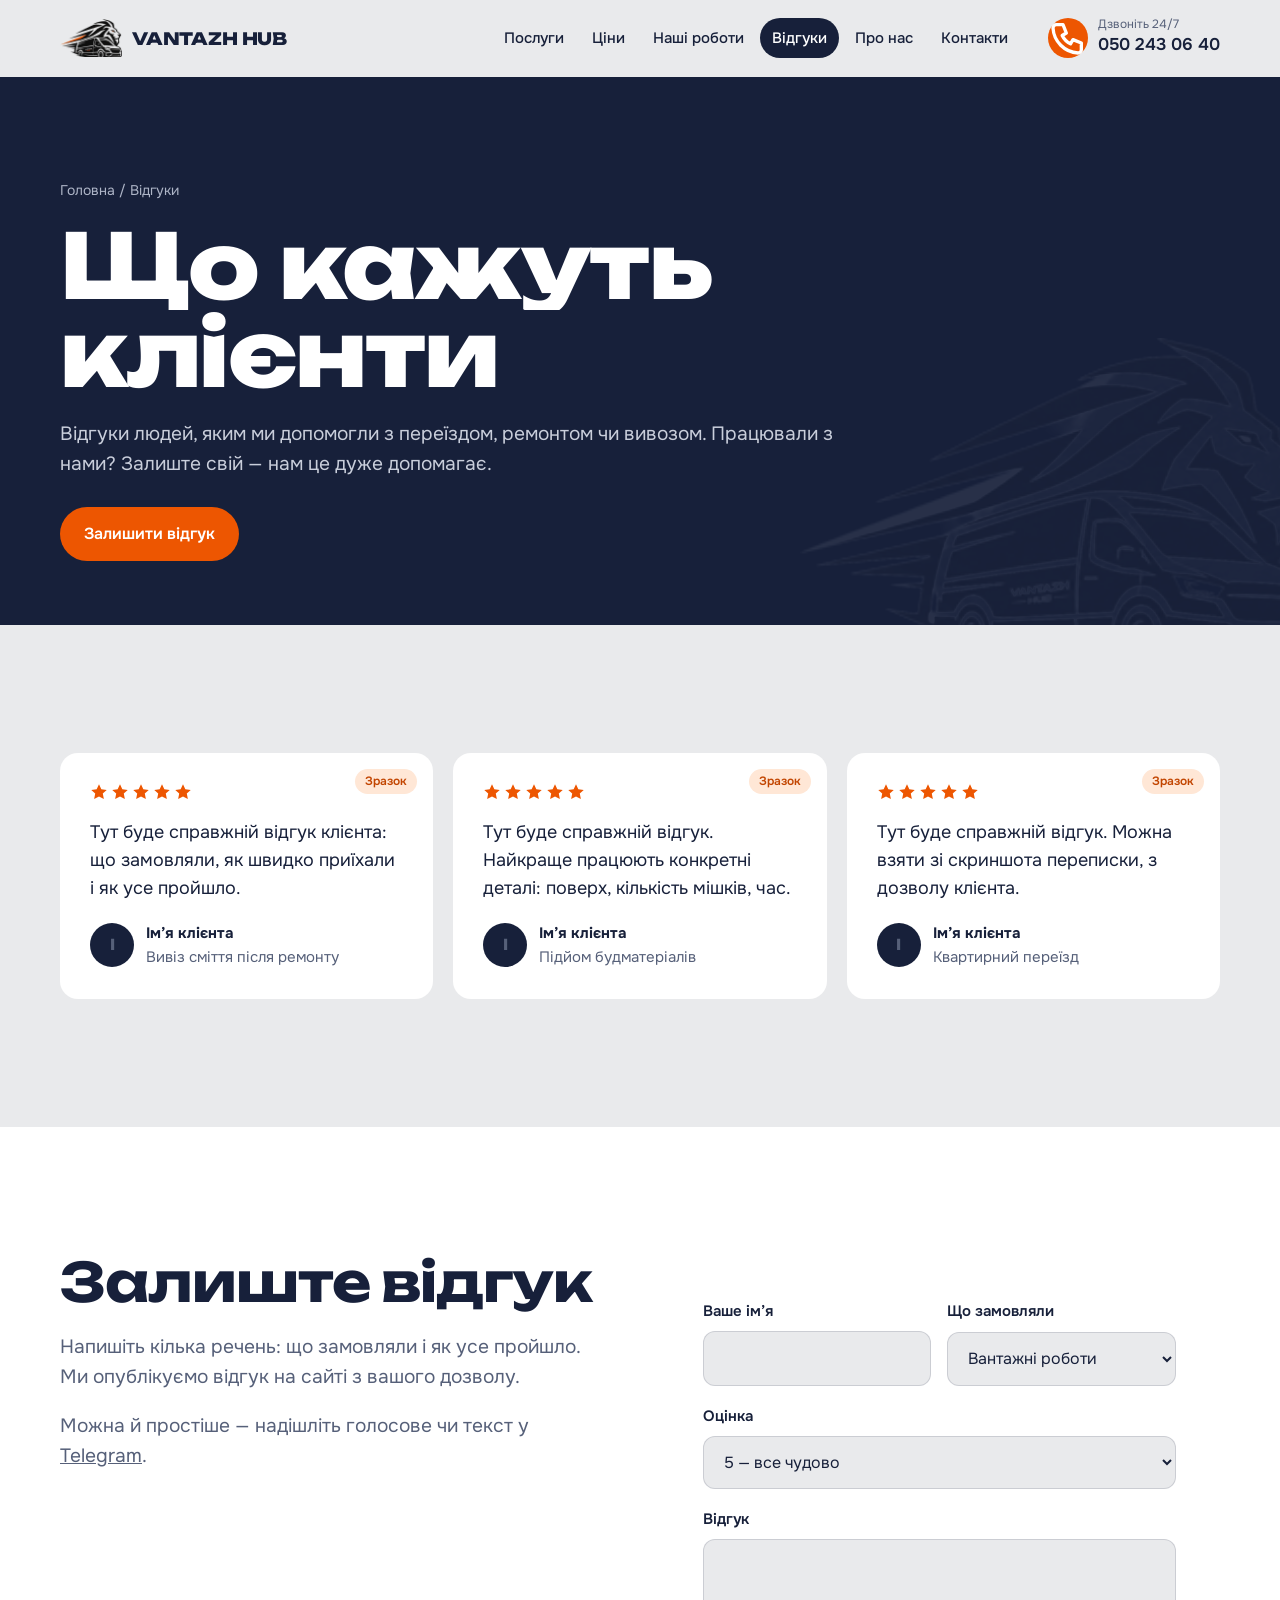
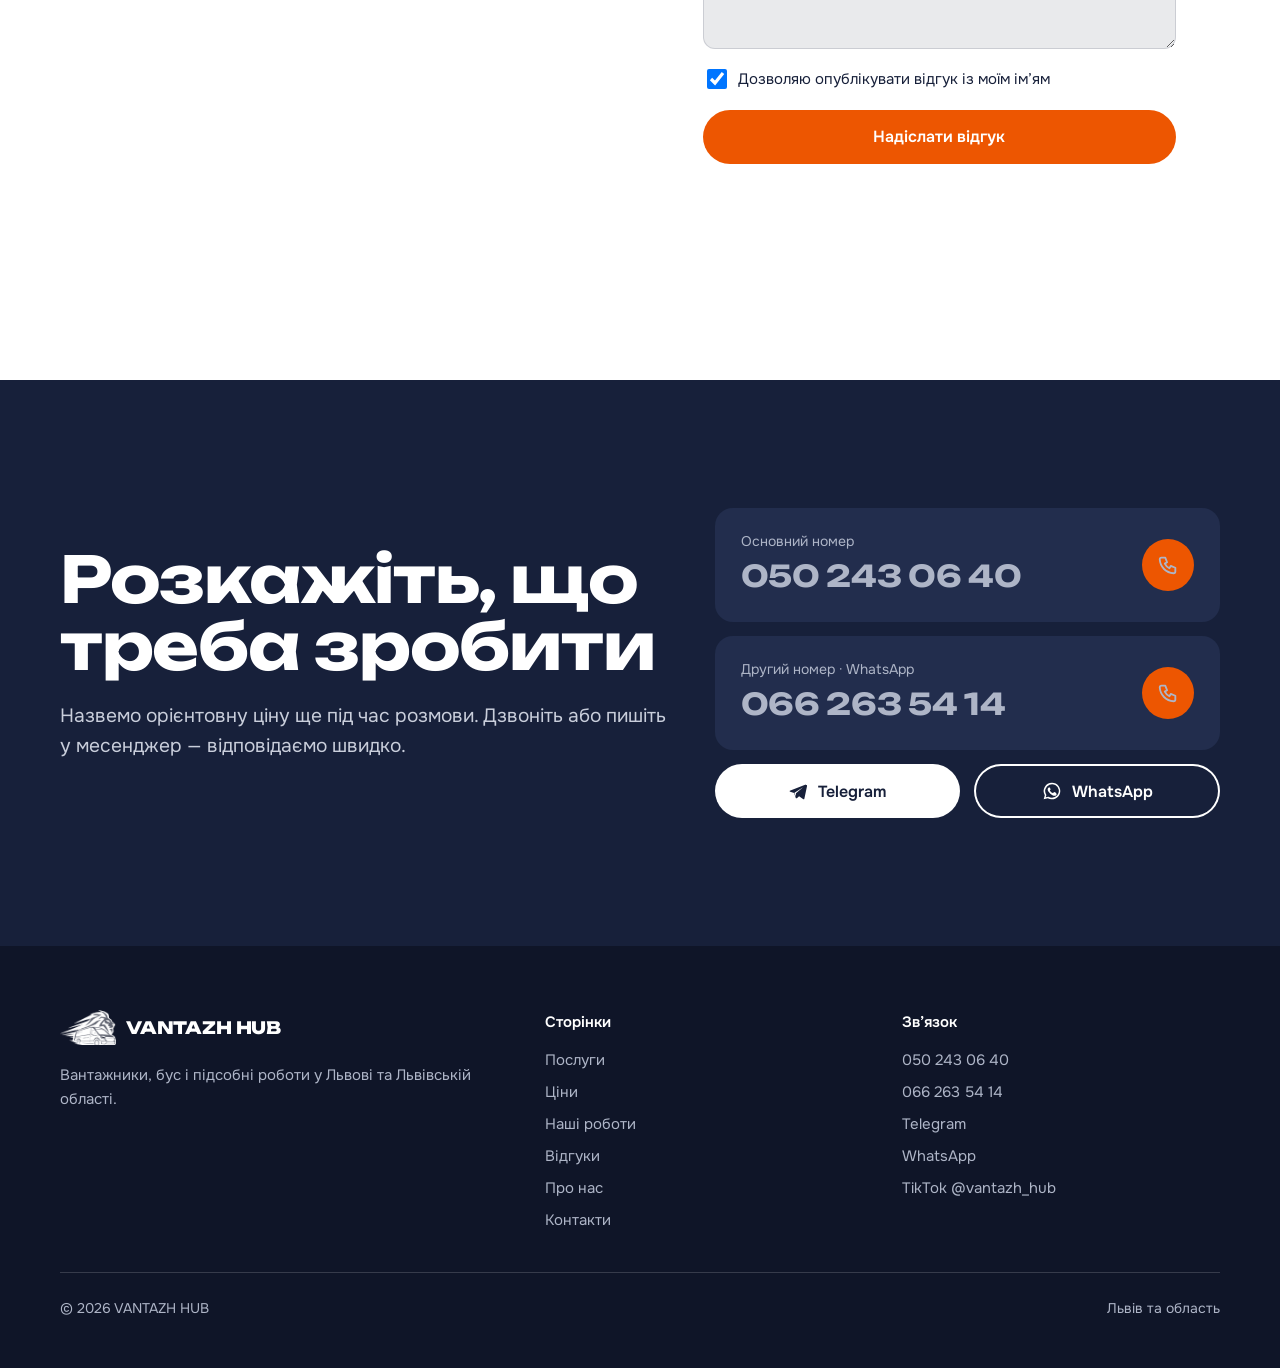
<file: Тест/testvlad-main/vidguky.html>
<!DOCTYPE html>
<html lang="uk">
<head>
<meta charset="UTF-8">
<meta name="viewport" content="width=device-width, initial-scale=1, viewport-fit=cover">
<title>Відгуки клієнтів — VANTAZH HUB, вантажники у Львові</title>
<meta name="description" content="Відгуки клієнтів про вантажників VANTAZH HUB у Львові та області. Залиште свій відгук про нашу роботу.">
<link rel="canonical" href="https://vantazhhub.lviv.ua/vidguky.html">
<meta name="theme-color" content="#17203A">
<meta property="og:type" content="website">
<meta property="og:site_name" content="VANTAZH HUB">
<meta property="og:locale" content="uk_UA">
<meta property="og:title" content="Відгуки клієнтів — VANTAZH HUB, вантажники у Львові">
<meta property="og:description" content="Відгуки клієнтів про вантажників VANTAZH HUB у Львові та області. Залиште свій відгук про нашу роботу.">
<meta property="og:url" content="https://vantazhhub.lviv.ua/vidguky.html">
<meta property="og:image" content="https://vantazhhub.lviv.ua/img/og.jpg">
<meta name="twitter:card" content="summary_large_image">
<link rel="icon" type="image/png" href="img/favicon.png">
<link rel="apple-touch-icon" href="img/favicon.png">
<link rel="preload" href="assets/fonts/unbounded.woff" as="font" type="font/woff" crossorigin>
<link rel="preload" href="assets/fonts/onest.woff" as="font" type="font/woff" crossorigin>
<link rel="stylesheet" href="assets/style.css?v=3">
<script>try{if(sessionStorage.getItem('vh-shutter')==='1'&&!matchMedia('(prefers-reduced-motion: reduce)').matches)document.documentElement.classList.add('arriving')}catch(e){}</script>
<script async src="https://www.googletagmanager.com/gtag/js?id=G-BR3HJHEDF2"></script>
<script>window.dataLayer=window.dataLayer||[];function gtag(){dataLayer.push(arguments);}gtag('js',new Date());gtag('config','G-BR3HJHEDF2');</script>
<script type="application/ld+json">{"@context": "https://schema.org", "@type": "MovingCompany", "name": "VANTAZH HUB", "url": "https://vantazhhub.lviv.ua/", "image": "https://vantazhhub.lviv.ua/img/og.jpg", "logo": "https://vantazhhub.lviv.ua/img/logo.png", "telephone": ["+380502430640", "+380662635414"], "areaServed": [{"@type": "City", "name": "Львів"}, {"@type": "AdministrativeArea", "name": "Львівська область"}], "address": {"@type": "PostalAddress", "addressLocality": "Львів", "addressCountry": "UA"}, "priceRange": "від 250 грн/год", "sameAs": ["https://www.tiktok.com/@vantazh_hub", "https://t.me/yura03049"], "openingHours": "Mo-Su 00:00-23:59"}</script>
</head>
<body>
<div class="shutter" aria-hidden="true"><img src="img/mark.png" alt=""></div>
<a class="sr" href="#main">Перейти до змісту</a>
<header class="hdr">
  <div class="wrap">
    <a class="brand" href="index.html" aria-label="VANTAZH HUB — на головну"><img src="img/mark.png" alt="" width="62" height="38"><b>VANTAZH<span> </span>HUB</b></a>
    <nav class="nav" aria-label="Основне меню"><a href="posluhy.html">Послуги</a><a href="tsiny.html">Ціни</a><a href="roboty.html">Наші роботи</a><a href="vidguky.html" aria-current=page>Відгуки</a><a href="pro-nas.html">Про нас</a><a href="kontakty.html">Контакти</a></nav>
    <a class="hdr-call" href="tel:+380502430640"><span class="ic"><svg viewBox="0 0 24 24" fill="none" stroke="currentColor" stroke-width="2" stroke-linecap="round" stroke-linejoin="round" aria-hidden="true"><path d="M5 4h4l2 5-2.5 1.5a11 11 0 0 0 5 5L15 13l5 2v4a2 2 0 0 1-2 2A16 16 0 0 1 3 6a2 2 0 0 1 2-2"/></svg></span><span><small>Дзвоніть 24/7</small>050 243 06 40</span></a>
    <button class="burger" aria-label="Відкрити меню" aria-expanded="false" aria-controls="mnav"><i></i></button>
  </div>
</header>
<nav class="mnav" id="mnav" aria-label="Мобільне меню">
  <a href="index.html">Головна</a>
  <a href="posluhy.html">Послуги</a><a href="tsiny.html">Ціни</a><a href="roboty.html">Наші роботи</a><a href="vidguky.html" aria-current=page>Відгуки</a><a href="pro-nas.html">Про нас</a><a href="kontakty.html">Контакти</a>
  <div class="mnav-phones"><a href="tel:+380502430640">050 243 06 40</a><a href="tel:+380662635414">066 263 54 14</a></div>
</nav>
<main id="main">
<section class="phead">
  <img class="phead-mark" src="img/mark.png" alt="" aria-hidden="true">
  <div class="wrap">
    <p class="crumbs"><a href="index.html">Головна</a> / Відгуки</p>
    <h1><span class="ln"><span>Що кажуть</span></span><span class="ln"><span>клієнти</span></span></h1>
    <p class="lead">Відгуки людей, яким ми допомогли з переїздом, ремонтом чи вивозом. Працювали з нами? Залиште свій — нам це дуже допомагає.</p>
    <div class="btns" style="margin-top:28px"><a class="btn btn-o" href="#leave">Залишити відгук</a></div>
  </div>
</section>
<section class="sec">
  <div class="wrap">
    <div class="revs" data-reviews></div>
  </div>
</section>
<section class="sec white" id="leave" style="scroll-margin-top:76px">
  <div class="wrap contact-grid">
    <div>
      <h2>Залиште відгук</h2>
      <p class="lead" style="margin-top:22px">Напишіть кілька речень: що замовляли і як усе пройшло. Ми опублікуємо відгук на сайті з вашого дозволу.</p>
      <p class="lead">Можна й простіше — надішліть голосове чи текст у <a href="https://t.me/yura03049" target="_blank" rel="noopener">Telegram</a>.</p>
    </div>
    <form class="form" data-send="Новий відгук з сайту" data-ok="Дякуємо! Відгук отримали — опублікуємо після перевірки." novalidate>
      <div class="row2">
        <label>Ваше ім’я<input name="Ім’я" data-label="Ваше ім’я" required autocomplete="given-name"></label>
        <label>Що замовляли<select name="Послуга"><option>Вантажні роботи</option><option>Підйом будматеріалів</option><option>Спуск і вивіз будсміття</option><option>Утилізація меблів</option><option>Демонтажні роботи</option><option>Квартирні та офісні переїзди</option><option>Складські та підсобні роботи</option><option>Вантажне таксі</option></select></label>
      </div>
      <label>Оцінка<select name="Оцінка"><option>5 — все чудово</option><option>4 — добре</option><option>3 — нормально</option><option>2 — є зауваження</option><option>1 — погано</option></select></label>
      <label>Відгук<textarea name="Відгук" data-label="Відгук" required></textarea></label>
      <label style="grid-template-columns:auto 1fr;align-items:start;font-weight:400"><input type="checkbox" name="Дозвіл на публікацію" value="так" style="width:20px;height:20px;margin-top:2px" checked> Дозволяю опублікувати відгук із моїм ім’ям</label>
      <button class="btn btn-o" type="submit">Надіслати відгук</button>
      <p class="form-msg" role="status"></p>
    </form>
  </div>
</section>
<section class="sec inv cta">
  <div class="wrap">
    <div><h2>Розкажіть, що треба зробити</h2><p class="lead" style="margin-top:22px">Назвемо орієнтовну ціну ще під час розмови. Дзвоніть або пишіть у месенджер — відповідаємо швидко.</p></div>
    <div class="phones">
      <a class="phone-big" href="tel:+380502430640"><span><span>Основний номер</span><b>050 243 06 40</b></span><span class="ic"><svg viewBox="0 0 24 24" fill="none" stroke="currentColor" stroke-width="2" stroke-linecap="round" stroke-linejoin="round" aria-hidden="true"><path d="M5 4h4l2 5-2.5 1.5a11 11 0 0 0 5 5L15 13l5 2v4a2 2 0 0 1-2 2A16 16 0 0 1 3 6a2 2 0 0 1 2-2"/></svg></span></a>
      <a class="phone-big" href="tel:+380662635414"><span><span>Другий номер · WhatsApp</span><b>066 263 54 14</b></span><span class="ic"><svg viewBox="0 0 24 24" fill="none" stroke="currentColor" stroke-width="2" stroke-linecap="round" stroke-linejoin="round" aria-hidden="true"><path d="M5 4h4l2 5-2.5 1.5a11 11 0 0 0 5 5L15 13l5 2v4a2 2 0 0 1-2 2A16 16 0 0 1 3 6a2 2 0 0 1 2-2"/></svg></span></a>
      <div class="msgs"><a class="btn btn-w" href="https://t.me/yura03049" target="_blank" rel="noopener"><svg viewBox="0 0 24 24" fill="currentColor" aria-hidden="true"><path d="M21.4 4.2 2.9 11.3c-1.3.5-1.2 1.3-.2 1.6l4.7 1.5 1.8 5.6c.2.6.4.8.9.8.4 0 .6-.2.9-.4l2.3-2.2 4.7 3.5c.9.5 1.5.2 1.7-.8l3.1-14.6c.3-1.3-.5-1.9-1.4-1.5ZM9.6 14.6l-.4 4 -1.4-4.6 10.3-6.5-8.5 7.1Z"/></svg> Telegram</a><a class="btn btn-g" href="https://wa.me/380662635414" target="_blank" rel="noopener"><svg viewBox="0 0 24 24" fill="currentColor" aria-hidden="true"><path d="M12 2a10 10 0 0 0-8.6 15.1L2 22l5-1.3A10 10 0 1 0 12 2Zm0 18.2a8.2 8.2 0 0 1-4.2-1.2l-.3-.2-3 .8.8-2.9-.2-.3A8.2 8.2 0 1 1 12 20.2Zm4.5-6.1c-.2-.1-1.5-.7-1.7-.8-.2-.1-.4-.1-.6.1l-.8 1c-.1.2-.3.2-.5.1a6.7 6.7 0 0 1-3.3-2.9c-.3-.4.3-.4.7-1.3.1-.2 0-.3 0-.4l-.8-1.8c-.2-.5-.4-.4-.6-.4h-.5a1 1 0 0 0-.7.3 3 3 0 0 0-.9 2.2 5.2 5.2 0 0 0 1.1 2.8 11.9 11.9 0 0 0 4.6 4c1.7.7 2.3.8 3.2.6.5-.1 1.5-.6 1.7-1.2.2-.6.2-1.1.1-1.2l-.4-.2Z"/></svg> WhatsApp</a></div>
    </div>
  </div>
</section>
</main>
<footer class="ftr">
  <div class="wrap">
    <div>
      <a class="brand" href="index.html"><img src="img/mark.png" alt="" width="56" height="34"><b>VANTAZH HUB</b></a>
      <p style="margin-top:18px">Вантажники, бус і підсобні роботи у Львові та Львівській області.</p>
    </div>
    <div><h4>Сторінки</h4><ul><li><a href="posluhy.html">Послуги</a></li><li><a href="tsiny.html">Ціни</a></li><li><a href="roboty.html">Наші роботи</a></li><li><a href="vidguky.html">Відгуки</a></li><li><a href="pro-nas.html">Про нас</a></li><li><a href="kontakty.html">Контакти</a></li></ul></div>
    <div><h4>Зв’язок</h4><ul>
      <li><a href="tel:+380502430640">050 243 06 40</a></li><li><a href="tel:+380662635414">066 263 54 14</a></li>
      <li><a href="https://t.me/yura03049" target="_blank" rel="noopener">Telegram</a></li><li><a href="https://wa.me/380662635414" target="_blank" rel="noopener">WhatsApp</a></li>
      <li><a href="https://www.tiktok.com/@vantazh_hub" target="_blank" rel="noopener">TikTok @vantazh_hub</a></li></ul></div>
    <div class="copy"><span>© <span data-year>2026</span> VANTAZH HUB</span><span>Львів та область</span></div>
  </div>
</footer>
<div class="mbar" aria-label="Швидкий зв’язок">
  <a href="tel:+380502430640"><svg viewBox="0 0 24 24" fill="none" stroke="currentColor" stroke-width="2" stroke-linecap="round" stroke-linejoin="round" aria-hidden="true"><path d="M5 4h4l2 5-2.5 1.5a11 11 0 0 0 5 5L15 13l5 2v4a2 2 0 0 1-2 2A16 16 0 0 1 3 6a2 2 0 0 1 2-2"/></svg> Подзвонити</a>
  <a href="https://t.me/yura03049" target="_blank" rel="noopener" aria-label="Telegram"><svg viewBox="0 0 24 24" fill="currentColor" aria-hidden="true"><path d="M21.4 4.2 2.9 11.3c-1.3.5-1.2 1.3-.2 1.6l4.7 1.5 1.8 5.6c.2.6.4.8.9.8.4 0 .6-.2.9-.4l2.3-2.2 4.7 3.5c.9.5 1.5.2 1.7-.8l3.1-14.6c.3-1.3-.5-1.9-1.4-1.5ZM9.6 14.6l-.4 4 -1.4-4.6 10.3-6.5-8.5 7.1Z"/></svg> Telegram</a>
  <a href="https://wa.me/380662635414" target="_blank" rel="noopener" aria-label="WhatsApp"><svg viewBox="0 0 24 24" fill="currentColor" aria-hidden="true"><path d="M12 2a10 10 0 0 0-8.6 15.1L2 22l5-1.3A10 10 0 1 0 12 2Zm0 18.2a8.2 8.2 0 0 1-4.2-1.2l-.3-.2-3 .8.8-2.9-.2-.3A8.2 8.2 0 1 1 12 20.2Zm4.5-6.1c-.2-.1-1.5-.7-1.7-.8-.2-.1-.4-.1-.6.1l-.8 1c-.1.2-.3.2-.5.1a6.7 6.7 0 0 1-3.3-2.9c-.3-.4.3-.4.7-1.3.1-.2 0-.3 0-.4l-.8-1.8c-.2-.5-.4-.4-.6-.4h-.5a1 1 0 0 0-.7.3 3 3 0 0 0-.9 2.2 5.2 5.2 0 0 0 1.1 2.8 11.9 11.9 0 0 0 4.6 4c1.7.7 2.3.8 3.2.6.5-.1 1.5-.6 1.7-1.2.2-.6.2-1.1.1-1.2l-.4-.2Z"/></svg> WhatsApp</a>
</div>
<div class="peek" aria-hidden="true"><img alt=""></div>
<script src="assets/reviews.js?v=3"></script>
<script src="assets/main.js?v=3"></script>
</body>
</html>
</file>
<file: Тест/testvlad-main/assets/style.css>
/* VANTAZH HUB — workwear navy + hi-vis orange from the logo */
@font-face{font-family:"Unbounded";src:url(fonts/unbounded.woff) format("woff");font-weight:600 800;font-display:swap}
@font-face{font-family:"Onest";src:url(fonts/onest.woff) format("woff");font-weight:400 700;font-display:swap}
:root{
  --navy:#17203A;
  --navy-2:#222D4D;
  --navy-3:#2E3A60;
  --orange:#ED5601;
  --orange-ink:#C24500;
  --concrete:#E9EAEC;
  --concrete-2:#DCDEE2;
  --paper:#FFFFFF;
  --steel:#566079;
  --line:rgba(23,32,58,.14);
  --line-inv:rgba(255,255,255,.16);
  --display:"Unbounded", "Arial Black", sans-serif;
  --body:"Onest", "Segoe UI", system-ui, sans-serif;
  --wrap:1240px;
  --gut:clamp(16px,4vw,40px);
  --r-sm:6px;
  --r-lg:18px;
  --ease:cubic-bezier(.7,0,.2,1);
}
*,*::before,*::after{box-sizing:border-box}
html{-webkit-text-size-adjust:100%;scroll-behavior:smooth}
body{margin:0;background:var(--concrete);color:var(--navy);font:400 17px/1.6 var(--body);-webkit-font-smoothing:antialiased;overflow-x:hidden}
img{max-width:100%;display:block}
a{color:inherit}
button,input,select,textarea{font:inherit;color:inherit}
:focus-visible{outline:3px solid var(--orange);outline-offset:3px;border-radius:4px}
.wrap{max-width:var(--wrap);margin:0 auto;padding:0 var(--gut)}
.sr{position:absolute;width:1px;height:1px;overflow:hidden;clip:rect(0 0 0 0)}

h1,h2,h3{font-family:var(--display);margin:0;font-weight:700;letter-spacing:-.02em}
h1{font-size:clamp(40px,7.4vw,104px);line-height:.98;font-weight:800}
h2{font-size:clamp(28px,4.2vw,54px);line-height:1.04}
h3{font-size:clamp(18px,1.6vw,22px);line-height:1.2;font-weight:600}
p{margin:0 0 1em;max-width:62ch}
.lead{font-size:clamp(18px,1.5vw,21px);line-height:1.55;color:var(--steel)}
.inv .lead,.inv p{color:#C9CEDB}

/* ---------- shutter (page transition) ---------- */
.shutter{position:fixed;inset:0;z-index:100;pointer-events:none;transform:translateY(-101%);
  background:
    linear-gradient(to bottom,transparent calc(100% - 46px),var(--navy) calc(100% - 46px)),
    repeating-linear-gradient(to bottom,#2A3558 0 3px,#222D4D 3px 30px,#1A2340 30px 33px,#11182C 33px 35px);
  display:grid;place-items:center;will-change:transform}
.shutter::after{content:"";position:absolute;left:50%;bottom:16px;width:min(220px,40vw);height:10px;transform:translateX(-50%);background:var(--orange);border-radius:3px;box-shadow:0 2px 0 #8a3200}
.shutter img{width:min(200px,42vw);opacity:.92;filter:brightness(0) invert(1)}
.shutter.down{pointer-events:all;transform:translateY(0);transition:transform .55s var(--ease)}
.shutter.cover{transform:translateY(0);transition:none}
.shutter.up{transform:translateY(-101%);transition:transform .75s var(--ease) .05s}

/* ---------- header ---------- */
.hdr{position:sticky;top:0;z-index:50;background:rgba(233,234,236,.86);backdrop-filter:saturate(1.4) blur(12px);-webkit-backdrop-filter:saturate(1.4) blur(12px);border-bottom:1px solid transparent;transition:border-color .2s}
.hdr.scrolled{border-bottom-color:var(--line)}
.hdr .wrap{display:flex;align-items:center;gap:28px;height:76px}
.brand{display:flex;align-items:center;gap:10px;text-decoration:none;flex-shrink:0}
.brand img{width:62px;height:auto}
.brand b{font-family:var(--display);font-weight:800;font-size:17px;letter-spacing:-.01em;line-height:1}
.brand b span{color:var(--orange)}
.nav{display:flex;gap:4px;margin-left:auto}
.nav a{text-decoration:none;font-weight:500;font-size:15px;padding:8px 12px;border-radius:999px;transition:background .15s}
.nav a:hover{background:rgba(23,32,58,.07)}
.nav a[aria-current=page]{background:var(--navy);color:#fff}
.hdr-call{display:flex;align-items:center;gap:10px;text-decoration:none;font-weight:600;white-space:nowrap}
.hdr-call .ic{width:40px;height:40px;border-radius:50%;background:var(--orange);display:grid;place-items:center;color:#fff}
.hdr-call small{display:block;font-size:12px;font-weight:400;color:var(--steel);line-height:1.1}
.burger{display:none;margin-left:auto;width:46px;height:46px;border:0;border-radius:50%;background:var(--navy);color:#fff;cursor:pointer;place-items:center}
.burger i{display:block;width:18px;height:2px;background:currentColor;position:relative;transition:transform .3s var(--ease)}
.burger i::before,.burger i::after{content:"";position:absolute;left:0;width:18px;height:2px;background:currentColor;transition:transform .3s var(--ease)}
.burger i::before{top:-6px}.burger i::after{top:6px}
.menu-open .burger i{background:transparent}
.menu-open .burger i::before{transform:translateY(6px) rotate(45deg)}
.menu-open .burger i::after{transform:translateY(-6px) rotate(-45deg)}
.mnav{position:fixed;inset:76px 0 0;z-index:49;background:var(--navy);color:#fff;padding:24px var(--gut) 40px;display:flex;flex-direction:column;gap:2px;transform:translateY(-8px);opacity:0;visibility:hidden;transition:opacity .25s,transform .25s,visibility .25s;overflow:auto}
.menu-open .mnav{opacity:1;transform:none;visibility:visible}
.mnav a{font-family:var(--display);font-size:28px;font-weight:700;text-decoration:none;padding:10px 0;border-bottom:1px solid var(--line-inv)}
.mnav a[aria-current=page]{color:var(--orange)}
.mnav .mnav-phones{margin-top:auto;padding-top:28px;display:grid;gap:10px}
.mnav .mnav-phones a{font-family:var(--body);font-size:20px;border:0;padding:0}

@media (max-width:1060px){.nav,.hdr-call{display:none}.burger{display:grid}}

/* ---------- buttons ---------- */
.btn{display:inline-flex;align-items:center;gap:10px;justify-content:center;min-height:54px;padding:0 24px;border-radius:999px;border:0;font-weight:600;font-size:16px;text-decoration:none;cursor:pointer;transition:background .15s,transform .15s,color .15s;white-space:nowrap}
.btn svg{width:20px;height:20px;flex-shrink:0}
.btn:active{transform:translateY(1px)}
.btn-o{background:var(--orange);color:#fff}
.btn-o:hover{background:var(--orange-ink)}
.btn-n{background:var(--navy);color:#fff}
.btn-n:hover{background:var(--navy-3)}
.btn-g{background:transparent;color:inherit;box-shadow:inset 0 0 0 2px currentColor}
.btn-g:hover{background:rgba(127,127,127,.12)}
.btn-w{background:#fff;color:var(--navy)}
.btn-w:hover{background:var(--concrete)}
.btns{display:flex;flex-wrap:wrap;gap:12px}

/* ---------- hero ---------- */
.hero{position:relative;background:var(--navy);color:#fff;overflow:hidden}
.hero-grid{max-width:var(--wrap);margin:0 auto;display:grid;grid-template-columns:minmax(0,7fr) minmax(0,5fr);min-height:min(780px,calc(100svh - 76px))}
.hero-copy{padding:clamp(48px,7vw,96px) var(--gut) clamp(40px,6vw,80px);display:flex;flex-direction:column;justify-content:center}
.hero-ph{position:relative;margin:clamp(20px,3vw,36px) var(--gut) 0 0;border-radius:var(--r-lg) var(--r-lg) 0 0;background:var(--navy-2)}
.hero-img{border-radius:inherit}
.hero-img{position:absolute;inset:0;width:100%;height:100%;object-fit:cover;object-position:50% 40%;transform:scale(1.12);clip-path:inset(100% 0 0 0);transition:transform 1.6s var(--ease),clip-path 1.1s var(--ease) .1s}
.ready .hero-img{transform:scale(1);clip-path:inset(0 0 0 0)}
.hero h1{font-size:clamp(42px,6.6vw,96px)}
.hero h1 .ln{display:block;overflow:hidden;padding-bottom:.06em}
.hero h1 .ln>span{display:block;transform:translateY(105%);transition:transform .9s var(--ease)}
.ready .hero h1 .ln>span{transform:none}
.ready .hero h1 .ln:nth-child(2)>span{transition-delay:.1s}
.ready .hero h1 .ln:nth-child(3)>span{transition-delay:.2s}
.hero-sub{max-width:44ch;margin:28px 0 34px;font-size:clamp(17px,1.4vw,20px);color:#C9CEDB;opacity:0;transform:translateY(10px);transition:opacity .6s .5s,transform .6s .5s}
.hero .btns{opacity:0;transform:translateY(10px);transition:opacity .6s .62s,transform .6s .62s}
.ready .hero-sub,.ready .hero .btns{opacity:1;transform:none}
@media (max-width:860px){
  .hero-grid{grid-template-columns:1fr;min-height:0}
  .hero-ph{margin:0 var(--gut);aspect-ratio:4/3;order:2}
  .hero-copy{padding-bottom:36px}
}

/* price tag sticker */
.tag{position:absolute;z-index:3;left:-28px;bottom:clamp(28px,5vw,64px);background:var(--orange);color:#fff;padding:20px 26px 20px 46px;border-radius:10px 4px 4px 10px;transform:rotate(-5deg) scale(.6);opacity:0;transition:transform .7s cubic-bezier(.3,1.6,.5,1) .85s,opacity .2s .85s;box-shadow:0 18px 40px -12px rgba(0,0,0,.5)}
.ready .tag{transform:rotate(-5deg);opacity:1}
.tag::before{content:"";position:absolute;left:16px;top:50%;width:14px;height:14px;margin-top:-7px;border-radius:50%;background:var(--navy);box-shadow:inset 0 0 0 3px rgba(255,255,255,.25)}
.tag small{display:block;font-size:14px;line-height:1.2;opacity:.9}
.tag strong{display:block;font-family:var(--display);font-size:clamp(26px,3vw,38px);line-height:1.05;font-weight:800;letter-spacing:-.02em}
@media (max-width:860px){.tag{left:16px;bottom:16px;padding:14px 20px 14px 40px}.tag::before{left:14px}}

/* ---------- facts strip ---------- */
.facts{background:var(--navy);color:#fff;border-top:1px solid var(--line-inv)}
.facts ul{list-style:none;margin:0 auto;padding:0 var(--gut);max-width:var(--wrap);display:grid;grid-template-columns:repeat(4,1fr)}
.facts li{padding:26px 24px 28px 0;display:flex;gap:14px;align-items:flex-start}
.facts li+li{padding-left:24px;border-left:1px solid var(--line-inv)}
.facts svg{width:26px;height:26px;color:var(--orange);flex-shrink:0;margin-top:2px}
.facts b{display:block;font-family:var(--display);font-size:17px;font-weight:600}
.facts span{display:block;color:#AEB5C7;font-size:14px;line-height:1.4}
@media (max-width:900px){.facts ul{grid-template-columns:1fr 1fr}.facts li:nth-child(3){padding-left:0;border-left:0}.facts li:nth-child(n+3){border-top:1px solid var(--line-inv)}}
@media (max-width:480px){.facts ul{grid-template-columns:1fr}.facts li{padding-left:0!important;border-left:0!important}.facts li+li{border-top:1px solid var(--line-inv)}}

/* ---------- sections ---------- */
.sec{padding:clamp(72px,10vw,136px) 0}
.sec-tight{padding:clamp(56px,7vw,96px) 0}
.inv{background:var(--navy);color:#fff}
.white{background:var(--paper)}
.sec-head{display:grid;grid-template-columns:1.1fr 1fr;gap:24px 64px;align-items:end;margin-bottom:clamp(36px,5vw,64px)}
.sec-head p{margin:0}
@media (max-width:860px){.sec-head{grid-template-columns:1fr}}

/* ---------- services list with peek ---------- */
.svc{list-style:none;margin:0;padding:0;border-top:2px solid var(--navy)}
.svc a{display:grid;grid-template-columns:minmax(0,1fr) minmax(0,1.15fr) 190px;gap:16px 40px;align-items:center;padding:26px 0;border-bottom:1px solid var(--line);text-decoration:none;position:relative}
.svc a::before{content:"";position:absolute;inset:0 calc(-1 * var(--gut));background:var(--paper);transform:scaleY(0);transform-origin:bottom;transition:transform .35s var(--ease);z-index:-1}
.svc li{position:relative;z-index:0}
.svc a:hover::before,.svc a:focus-visible::before{transform:scaleY(1)}
.svc h3{font-size:clamp(20px,2.1vw,28px);font-weight:700}
.svc p{margin:0;color:var(--steel);font-size:16px}
.svc .from{text-align:right;font-size:14px;color:var(--steel);white-space:nowrap}
.svc .from b{display:block;font-family:var(--display);font-size:20px;color:var(--navy);font-weight:700}
.svc .from b.q{font-family:var(--body);font-size:16px;font-weight:600}
.peek{position:fixed;left:0;top:0;width:240px;height:300px;border-radius:var(--r-lg);overflow:hidden;pointer-events:none;z-index:40;opacity:0;transform:translate(-50%,-50%) scale(.85) rotate(-4deg);transition:opacity .2s,transform .3s var(--ease);box-shadow:0 30px 60px -20px rgba(23,32,58,.5)}
.peek.on{opacity:1;transform:translate(-50%,-50%) scale(1) rotate(-4deg)}
.peek img{width:100%;height:100%;object-fit:cover}
@media (max-width:760px){.svc a{grid-template-columns:minmax(0,1fr) auto;gap:6px 16px}.svc h3{font-size:19px}.svc p{grid-column:1/-1;grid-row:2}.peek{display:none}}
@media (hover:none){.peek{display:none}}

/* ---------- photo strip ---------- */
.strip{display:grid;grid-auto-flow:column;grid-auto-columns:clamp(240px,26vw,340px);gap:16px;overflow-x:auto;scroll-snap-type:x mandatory;padding:0 var(--gut) 18px;scroll-padding:0 var(--gut);scrollbar-width:thin;scrollbar-color:var(--orange) transparent}
.strip figure{margin:0;scroll-snap-align:start}
.strip .ph{aspect-ratio:3/4;border-radius:var(--r-lg);overflow:hidden;background:var(--navy-2)}
.strip img{width:100%;height:100%;object-fit:cover;transition:transform .6s var(--ease)}
.strip figure:hover img{transform:scale(1.04)}
.strip figcaption{font-size:15px;padding:12px 4px 0;color:#C9CEDB}
.strip-nav{display:flex;gap:10px}
.rbtn{width:52px;height:52px;border-radius:50%;border:2px solid currentColor;background:transparent;cursor:pointer;display:grid;place-items:center;transition:background .15s,color .15s}
.rbtn:hover{background:#fff;color:var(--navy)}
.rbtn svg{width:20px;height:20px}

/* ---------- steps (real sequence) ---------- */
.steps{display:grid;grid-template-columns:repeat(4,1fr);gap:0;counter-reset:s;list-style:none;margin:0;padding:0}
.steps li{padding:0 28px 0 0;position:relative}
.steps li::before{counter-increment:s;content:counter(s);display:grid;place-items:center;width:52px;height:52px;border-radius:50%;background:var(--navy);color:#fff;font-family:var(--display);font-weight:700;font-size:18px;margin-bottom:22px;position:relative;z-index:1}
.steps li:not(:last-child)::after{content:"";position:absolute;top:26px;left:52px;right:0;height:2px;background:repeating-linear-gradient(90deg,var(--navy) 0 8px,transparent 8px 14px);opacity:.35}
.steps h3{margin-bottom:8px}
.steps p{color:var(--steel);font-size:16px}
@media (max-width:860px){.steps{grid-template-columns:1fr 1fr;gap:36px 0}.steps li:nth-child(2)::after{display:none}}
@media (max-width:520px){.steps{grid-template-columns:1fr}.steps li::after{display:none}}

/* ---------- reviews ---------- */
.revs{display:grid;grid-template-columns:repeat(3,1fr);gap:20px}
.rev{background:var(--paper);border-radius:var(--r-lg);padding:30px;display:flex;flex-direction:column;gap:18px;position:relative}
.rev q{quotes:none;font-size:18px;line-height:1.55}
.rev .who{margin-top:auto;display:flex;align-items:center;gap:12px;font-size:15px}
.rev .av{width:44px;height:44px;border-radius:50%;background:var(--navy);color:#fff;display:grid;place-items:center;font-family:var(--display);font-weight:700}
.rev .who b{display:block}
.rev .who span{color:var(--steel)}
.stars{display:flex;gap:3px;color:var(--orange)}
.stars svg{width:18px;height:18px}
.white .rev{background:var(--concrete)}
.sample{position:absolute;top:16px;right:16px;font-size:12px;padding:3px 10px;border-radius:999px;background:#FFE7D6;color:var(--orange-ink);font-weight:600}
@media (max-width:960px){.revs{grid-template-columns:1fr 1fr}}
@media (max-width:640px){.revs{grid-template-columns:1fr}}

/* ---------- CTA ---------- */
.cta{position:relative;overflow:hidden}
.cta .wrap{display:grid;grid-template-columns:1.2fr 1fr;gap:48px;align-items:center}
.cta h2{font-size:clamp(32px,5vw,68px)}
.phones{display:grid;gap:14px}
.phone-big{display:flex;align-items:center;justify-content:space-between;gap:16px;padding:22px 26px;border-radius:var(--r-lg);background:var(--navy-2);text-decoration:none;transition:background .15s}
.phone-big:hover{background:var(--navy-3)}
.phone-big b{font-family:var(--display);font-size:clamp(22px,2.4vw,30px);font-weight:700;letter-spacing:-.01em}
.phone-big span{color:#AEB5C7;font-size:14px;display:block}
.phone-big .ic{width:52px;height:52px;border-radius:50%;background:var(--orange);display:grid;place-items:center;flex-shrink:0}
.phone-big .ic svg{width:22px;height:22px}
.msgs{display:grid;grid-template-columns:1fr 1fr;gap:14px}
.msgs .btn{width:100%}
@media (max-width:860px){.cta .wrap{grid-template-columns:1fr}}

/* ---------- page head (inner pages) ---------- */
.phead{background:var(--navy);color:#fff;padding:clamp(56px,8vw,112px) 0 clamp(40px,5vw,64px);position:relative;overflow:hidden}
.phead .crumbs{font-size:14px;color:#AEB5C7;margin-bottom:20px}
.phead .crumbs a{text-decoration:none}
.phead .crumbs a:hover{color:#fff}
.phead h1{font-size:clamp(40px,7vw,92px);max-width:14ch}
.phead .lead{color:#C9CEDB;margin-top:22px}
.phead .ln{display:block;overflow:hidden}
.phead .ln>span{display:block;transform:translateY(105%);transition:transform .9s var(--ease)}
.ready .phead .ln>span{transform:none}
.phead-mark{position:absolute;right:-40px;bottom:-30px;width:min(520px,55vw);opacity:.07;filter:grayscale(1) brightness(3)}

/* ---------- services page ---------- */
.sblock{display:grid;grid-template-columns:minmax(0,5fr) minmax(0,6fr);gap:clamp(28px,5vw,72px);align-items:center;padding:clamp(48px,6vw,80px) 0;border-bottom:1px solid var(--line);scroll-margin-top:96px}
.sblock:nth-child(even) .sb-img{order:2}
.sb-img{border-radius:var(--r-lg);overflow:hidden;aspect-ratio:4/5;background:var(--concrete-2)}
.sb-img img{width:100%;height:100%;object-fit:cover}
.sblock h2{font-size:clamp(28px,3.4vw,44px);margin-bottom:18px}
.incl{list-style:none;padding:0;margin:24px 0 28px;display:grid;gap:10px}
.incl li{padding-left:30px;position:relative}
.incl li::before{content:"";position:absolute;left:0;top:.38em;width:16px;height:16px;border-radius:4px;background:var(--orange);clip-path:polygon(14% 52%,0 66%,38% 100%,100% 22%,86% 8%,38% 72%)}
.sb-price{display:flex;flex-wrap:wrap;align-items:center;gap:16px 28px}
.sb-price .p{font-size:15px;color:var(--steel)}
.sb-price .p b{display:block;font-family:var(--display);font-size:24px;color:var(--navy)}
@media (max-width:820px){.sblock{grid-template-columns:1fr}.sblock:nth-child(even) .sb-img{order:0}.sb-img{aspect-ratio:4/3}}
.jump{display:flex;flex-wrap:wrap;gap:8px;margin-top:32px}
.jump a{font-size:14px;text-decoration:none;padding:8px 14px;border-radius:999px;box-shadow:inset 0 0 0 1px var(--line-inv);color:#D9DDE7}
.jump a:hover{background:#fff;color:var(--navy)}

/* ---------- prices ---------- */
.prices{display:grid;grid-template-columns:repeat(4,1fr);gap:16px}
.price{background:var(--paper);border-radius:var(--r-lg);padding:28px 26px 26px;display:flex;flex-direction:column;min-height:250px}
.price h3{font-size:18px}
.price .amt{margin-top:auto;padding-top:32px}
.price .amt small{display:block;font-size:14px;color:var(--steel)}
.price .amt b{font-family:var(--display);font-size:clamp(32px,3.4vw,46px);font-weight:800;letter-spacing:-.03em;line-height:1}
.price .amt i{font-style:normal;font-size:16px;color:var(--steel);margin-left:4px}
.price.hl{background:var(--orange);color:#fff}
.price.hl .amt small,.price.hl .amt i,.price.hl p{color:#FFE2CF}
.price p{font-size:15px;color:var(--steel);margin:10px 0 0}
@media (max-width:980px){.prices{grid-template-columns:1fr 1fr}}
@media (max-width:520px){.prices{grid-template-columns:1fr}.price{min-height:0}}

.calc{display:grid;grid-template-columns:1.2fr 1fr;border-radius:var(--r-lg);overflow:hidden;background:var(--paper)}
.calc-in{padding:clamp(24px,4vw,48px);display:grid;gap:26px}
.calc-out{background:var(--navy);color:#fff;padding:clamp(24px,4vw,48px);display:flex;flex-direction:column}
.seg{display:flex;flex-wrap:wrap;gap:8px}
.seg label{cursor:pointer}
.seg input{position:absolute;opacity:0}
.seg span{display:block;padding:10px 16px;border-radius:999px;box-shadow:inset 0 0 0 1.5px var(--line);font-weight:500;font-size:15px;transition:background .15s,color .15s}
.seg input:checked+span{background:var(--navy);color:#fff;box-shadow:none}
.seg input:focus-visible+span{outline:3px solid var(--orange);outline-offset:2px}
.fld{display:grid;gap:10px}
.fld>span{font-weight:600}
.range-row{display:flex;align-items:center;gap:18px}
.range-row output{font-family:var(--display);font-weight:700;font-size:22px;min-width:3ch;text-align:right}
input[type=range]{flex:1;accent-color:var(--orange);height:28px}
.calc-out .tot{font-family:var(--display);font-size:clamp(40px,5vw,64px);font-weight:800;letter-spacing:-.03em;line-height:1;margin:12px 0 10px}
.calc-out .tot small{font-size:.4em;font-weight:600;letter-spacing:0}
.calc-out p{color:#AEB5C7;font-size:15px}
.calc-out .btn{margin-top:auto}
@media (max-width:860px){.calc{grid-template-columns:1fr}}

.notes{display:grid;grid-template-columns:repeat(3,1fr);gap:28px;margin-top:56px}
.notes h3{margin-bottom:8px}
.notes p{color:var(--steel);font-size:16px}
@media (max-width:860px){.notes{grid-template-columns:1fr}}

/* ---------- works gallery ---------- */
.filters{display:flex;flex-wrap:wrap;gap:8px;margin-bottom:32px}
.filters button{border:0;cursor:pointer;padding:10px 18px;border-radius:999px;background:var(--paper);font-weight:500;font-size:15px;transition:background .15s,color .15s}
.filters button[aria-pressed=true]{background:var(--navy);color:#fff}
.filters button span{color:var(--steel);margin-left:6px;font-size:13px}
.filters button[aria-pressed=true] span{color:#AEB5C7}
.works{columns:4 260px;column-gap:16px}
.work{break-inside:avoid;margin:0 0 16px;border-radius:var(--r-lg);overflow:hidden;position:relative;cursor:zoom-in;background:var(--concrete-2);display:block;width:100%;border:0;padding:0;text-align:left}
.work img{width:100%;height:auto;transition:transform .6s var(--ease)}
.work:hover img{transform:scale(1.035)}
.work figcaption{position:absolute;left:0;right:0;bottom:0;padding:40px 16px 14px;color:#fff;font-size:15px;background:linear-gradient(0deg,rgba(23,32,58,.85),transparent);opacity:0;transform:translateY(6px);transition:opacity .25s,transform .25s}
.work:hover figcaption,.work:focus-visible figcaption{opacity:1;transform:none}
@media (hover:none){.work figcaption{opacity:1;transform:none}}
.work.hide{display:none}

.lb{position:fixed;inset:0;z-index:90;background:rgba(14,19,35,.94);display:grid;grid-template-rows:1fr auto;place-items:center;opacity:0;visibility:hidden;transition:opacity .25s,visibility .25s;padding:24px}
.lb.open{opacity:1;visibility:visible}
.lb img{max-width:min(1000px,100%);max-height:calc(100svh - 140px);border-radius:12px;object-fit:contain;transform:scale(.96);transition:transform .3s var(--ease)}
.lb.open img{transform:none}
.lb-bar{display:flex;align-items:center;gap:16px;color:#fff;padding-top:16px}
.lb-bar p{margin:0;min-width:200px;text-align:center;font-size:15px}
.lb .rbtn{color:#fff}
.lb-x{position:absolute;top:18px;right:18px}

/* ---------- about ---------- */
.about-grid{display:grid;grid-template-columns:1fr 1fr;gap:clamp(32px,6vw,96px);align-items:start}
.about-photos{display:grid;grid-template-columns:1fr 1fr;gap:16px}
.about-photos img{border-radius:var(--r-lg);width:100%;aspect-ratio:3/4;object-fit:cover}
.about-photos img:nth-child(2){margin-top:64px}
.about-text p{font-size:18px}
.vals{display:grid;grid-template-columns:repeat(3,1fr);gap:clamp(24px,4vw,56px)}
.vals h3{margin:18px 0 10px}
.vals p{color:#C9CEDB;font-size:16px}
.vals svg{width:40px;height:40px;color:var(--orange)}
@media (max-width:860px){.about-grid,.vals{grid-template-columns:1fr}}

.story{display:grid;grid-template-columns:1fr 1.1fr;gap:clamp(28px,5vw,72px);align-items:center}
.story img{border-radius:var(--r-lg);aspect-ratio:4/5;object-fit:cover;width:100%}
@media (max-width:860px){.story{grid-template-columns:1fr}}

/* ---------- contacts ---------- */
.contact-grid{display:grid;grid-template-columns:1fr 1.05fr;gap:clamp(28px,5vw,72px);align-items:start}
.clist{list-style:none;margin:0;padding:0;border-top:2px solid var(--navy)}
.clist li{display:grid;grid-template-columns:150px 1fr;gap:16px;padding:20px 0;border-bottom:1px solid var(--line)}
.clist span{color:var(--steel)}
.clist a{font-weight:600;text-decoration:none}
.clist a:hover{color:var(--orange-ink)}
.form{background:var(--paper);border-radius:var(--r-lg);padding:clamp(24px,4vw,44px);display:grid;gap:18px}
.form h2{font-size:clamp(26px,3vw,36px)}
.form label{display:grid;gap:8px;font-weight:600;font-size:15px}
.form input,.form select,.form textarea{width:100%;border:1.5px solid var(--line);border-radius:12px;background:var(--concrete);padding:14px 16px;font-size:16px;font-weight:400;transition:border-color .15s,background .15s}
.form textarea{min-height:110px;resize:vertical}
.form input:focus,.form select:focus,.form textarea:focus{outline:0;border-color:var(--navy);background:#fff}
.form .row2{display:grid;grid-template-columns:1fr 1fr;gap:16px}
.form .hint{font-size:14px;color:var(--steel);margin:0}
.form .btn{width:100%}
.form-msg{margin:0;font-weight:600;min-height:1.5em}
.form-msg.ok{color:#1E7A46}
.form-msg.err{color:#B3261E}
@media (max-width:860px){.contact-grid{grid-template-columns:1fr}.clist li{grid-template-columns:1fr;gap:2px}}
@media (max-width:520px){.form .row2{grid-template-columns:1fr}}

/* ---------- footer ---------- */
.ftr{background:#0F1528;color:#AEB5C7;padding:64px 0 120px;font-size:15px}
.ftr .wrap{display:grid;grid-template-columns:1.4fr 1fr 1fr;gap:40px}
.ftr .brand b{color:#fff}
.ftr .brand img{width:56px;filter:brightness(0) invert(1)}
.ftr h4{color:#fff;font-weight:600;margin:0 0 14px;font-size:15px}
.ftr ul{list-style:none;margin:0;padding:0;display:grid;gap:8px}
.ftr a{text-decoration:none}
.ftr a:hover{color:#fff}
.ftr .copy{grid-column:1/-1;border-top:1px solid var(--line-inv);padding-top:24px;display:flex;flex-wrap:wrap;justify-content:space-between;gap:12px;font-size:14px}
@media (max-width:760px){.ftr .wrap{grid-template-columns:1fr}}
@media (min-width:1061px){.ftr{padding-bottom:48px}}

/* ---------- mobile call bar ---------- */
.mbar{position:fixed;left:12px;right:12px;bottom:12px;z-index:45;display:none;grid-template-columns:1.6fr 1fr 1fr;gap:8px;padding:8px;border-radius:999px;background:var(--navy);box-shadow:0 14px 40px -10px rgba(23,32,58,.6);transform:translateY(140%);transition:transform .4s var(--ease)}
.mbar.show{transform:none}
.mbar a{display:flex;align-items:center;justify-content:center;gap:8px;min-height:48px;border-radius:999px;color:#fff;text-decoration:none;font-weight:600;font-size:15px;background:var(--navy-2)}
.mbar a:first-child{background:var(--orange)}
.mbar svg{width:18px;height:18px}
@media (max-width:1060px){.mbar{display:grid}}

/* ---------- reduced motion ---------- */
@media (prefers-reduced-motion:reduce){
  *,*::before,*::after{transition-duration:.01ms!important;transition-delay:0s!important;animation:none!important;scroll-behavior:auto!important}
  .shutter{display:none}
  .hero h1 .ln>span,.phead .ln>span{transform:none}
  .hero-sub,.hero .btns,.tag{opacity:1;transform:rotate(-5deg)}
  .hero-sub,.hero .btns{transform:none}
}
html.arriving .shutter{transform:none;transition:none}
</file>
